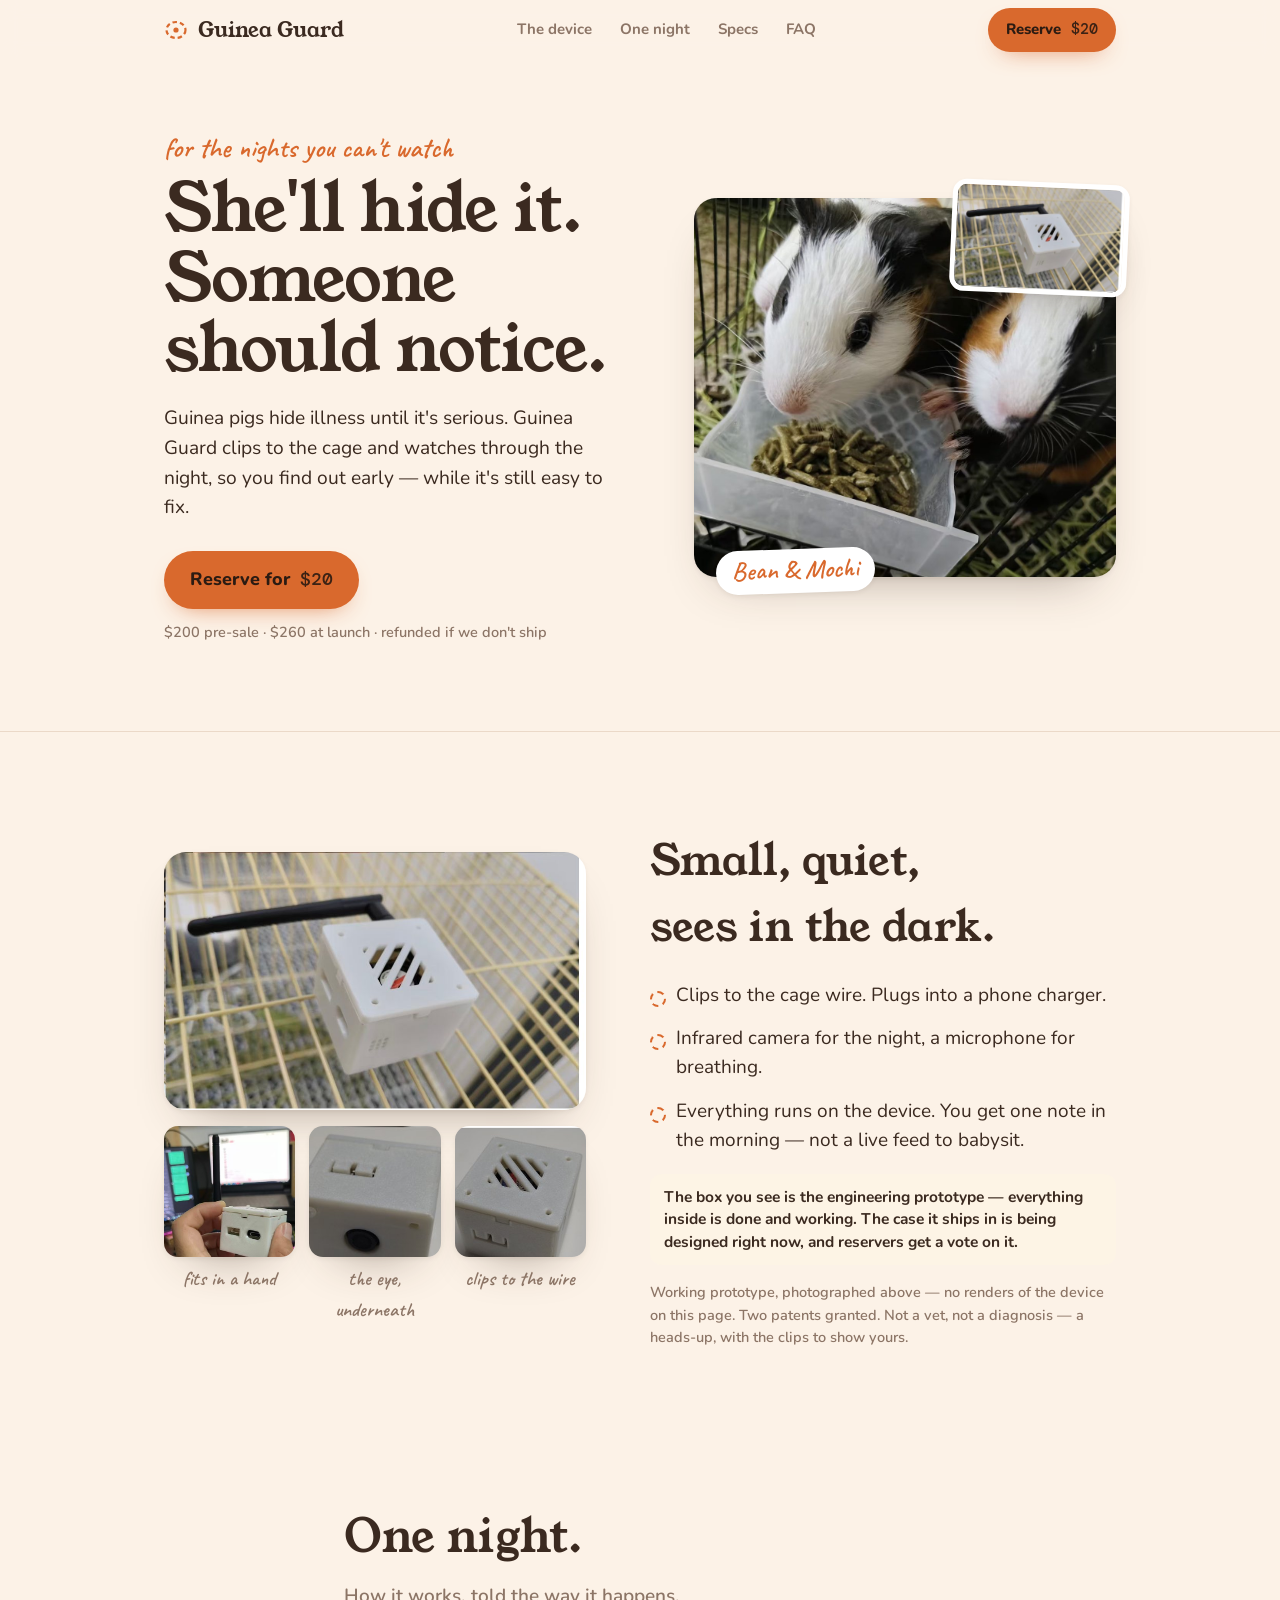
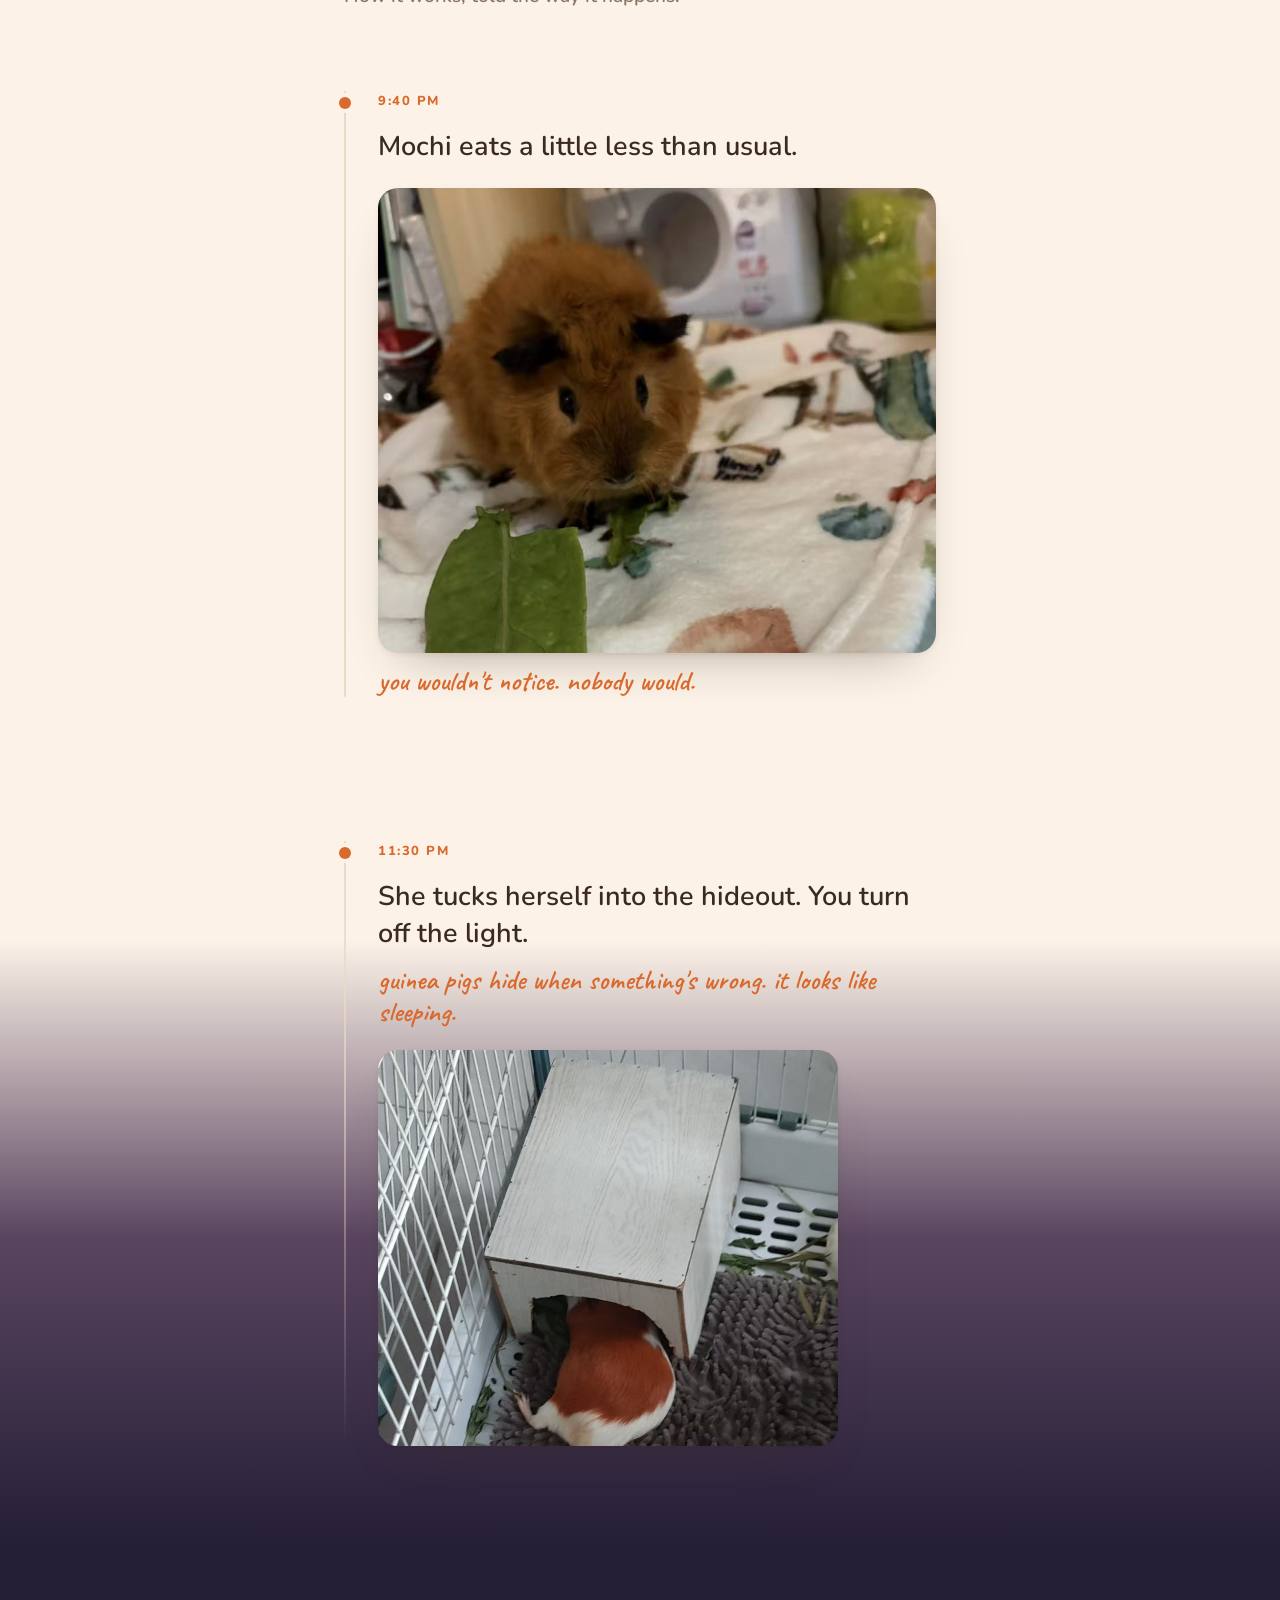
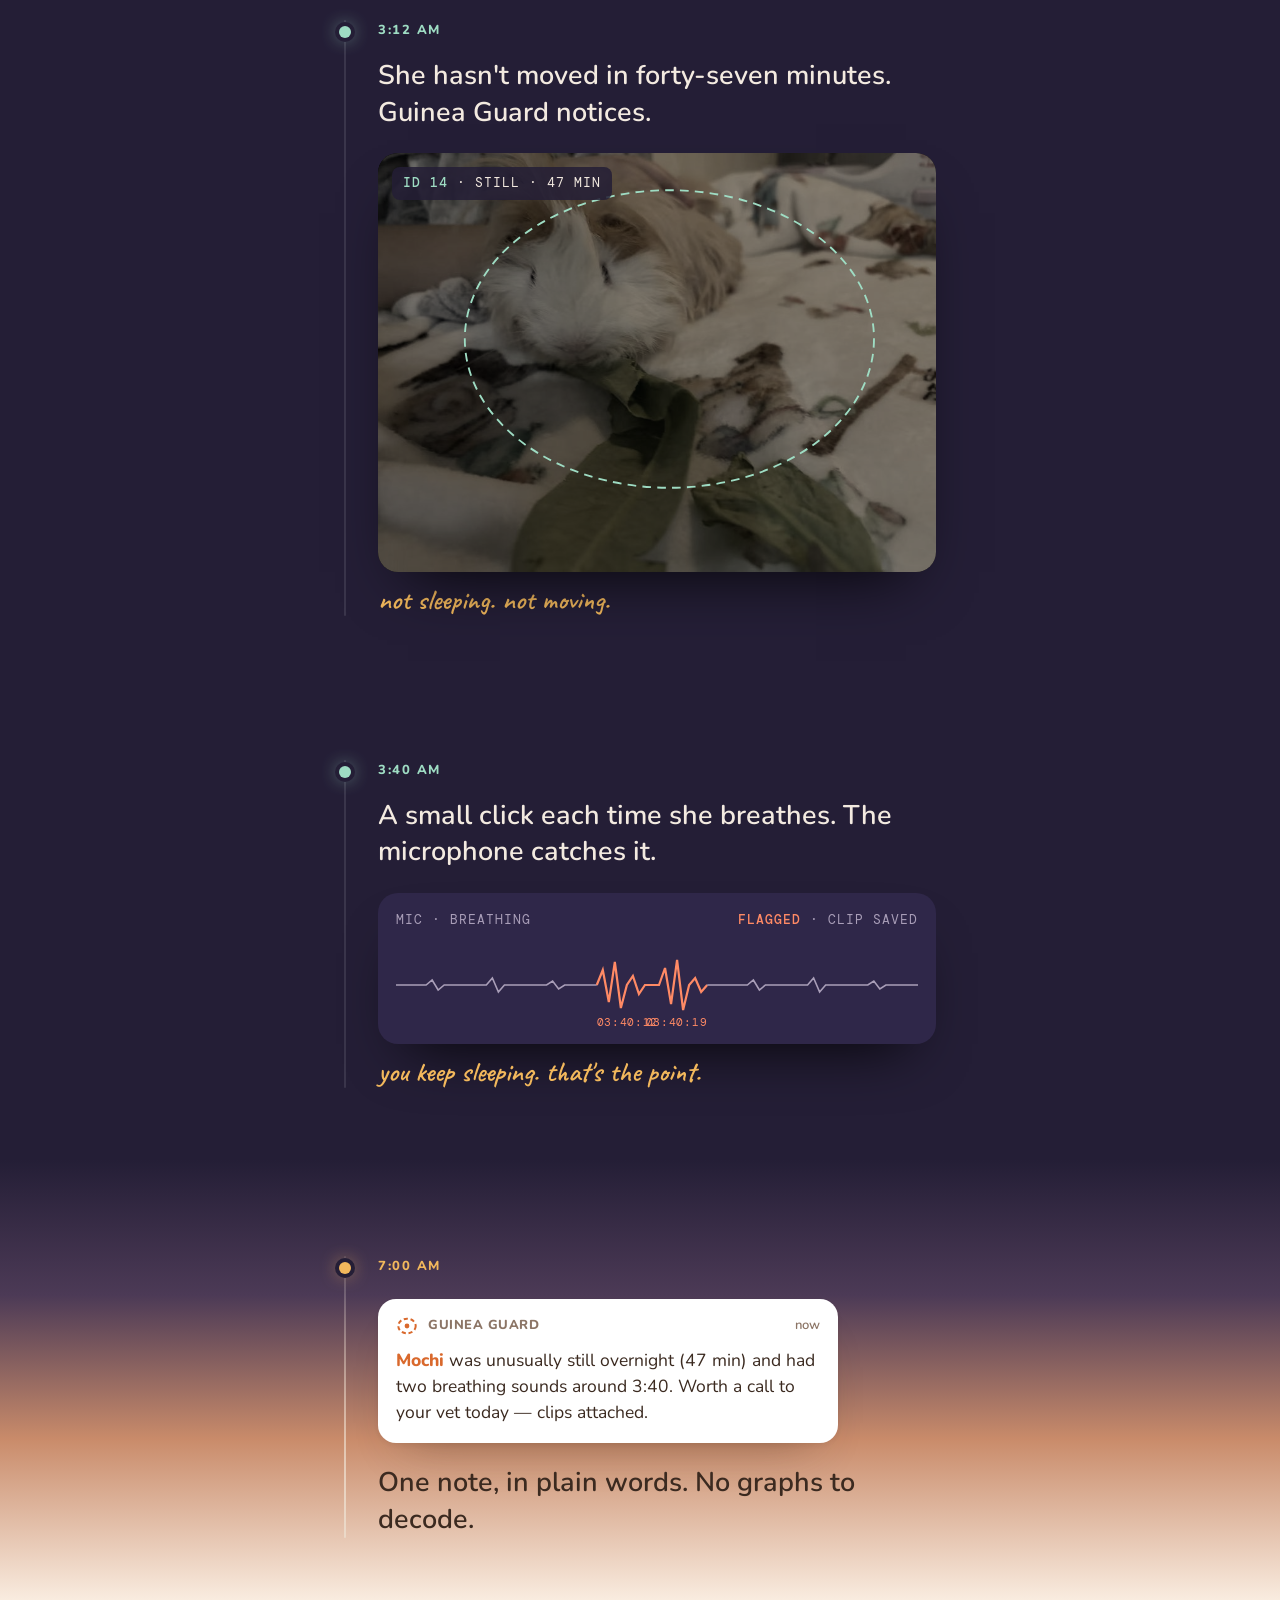
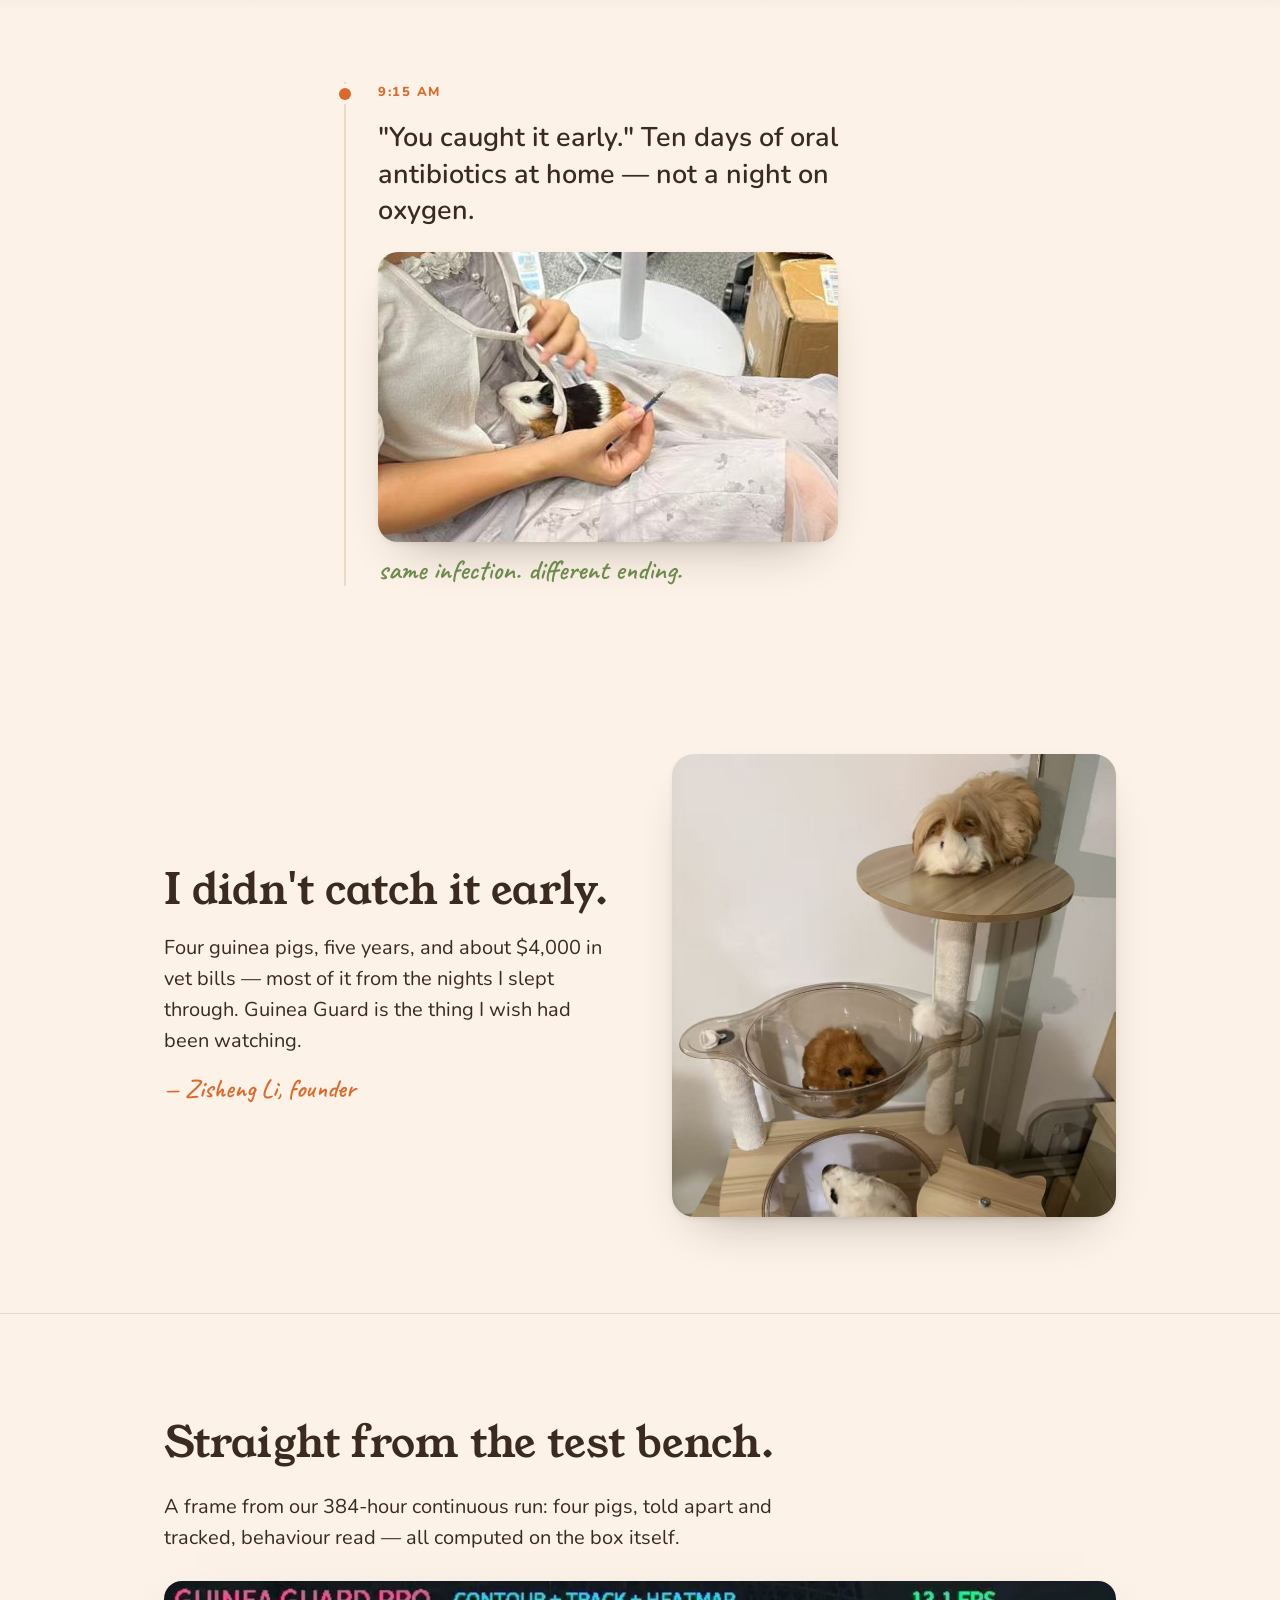
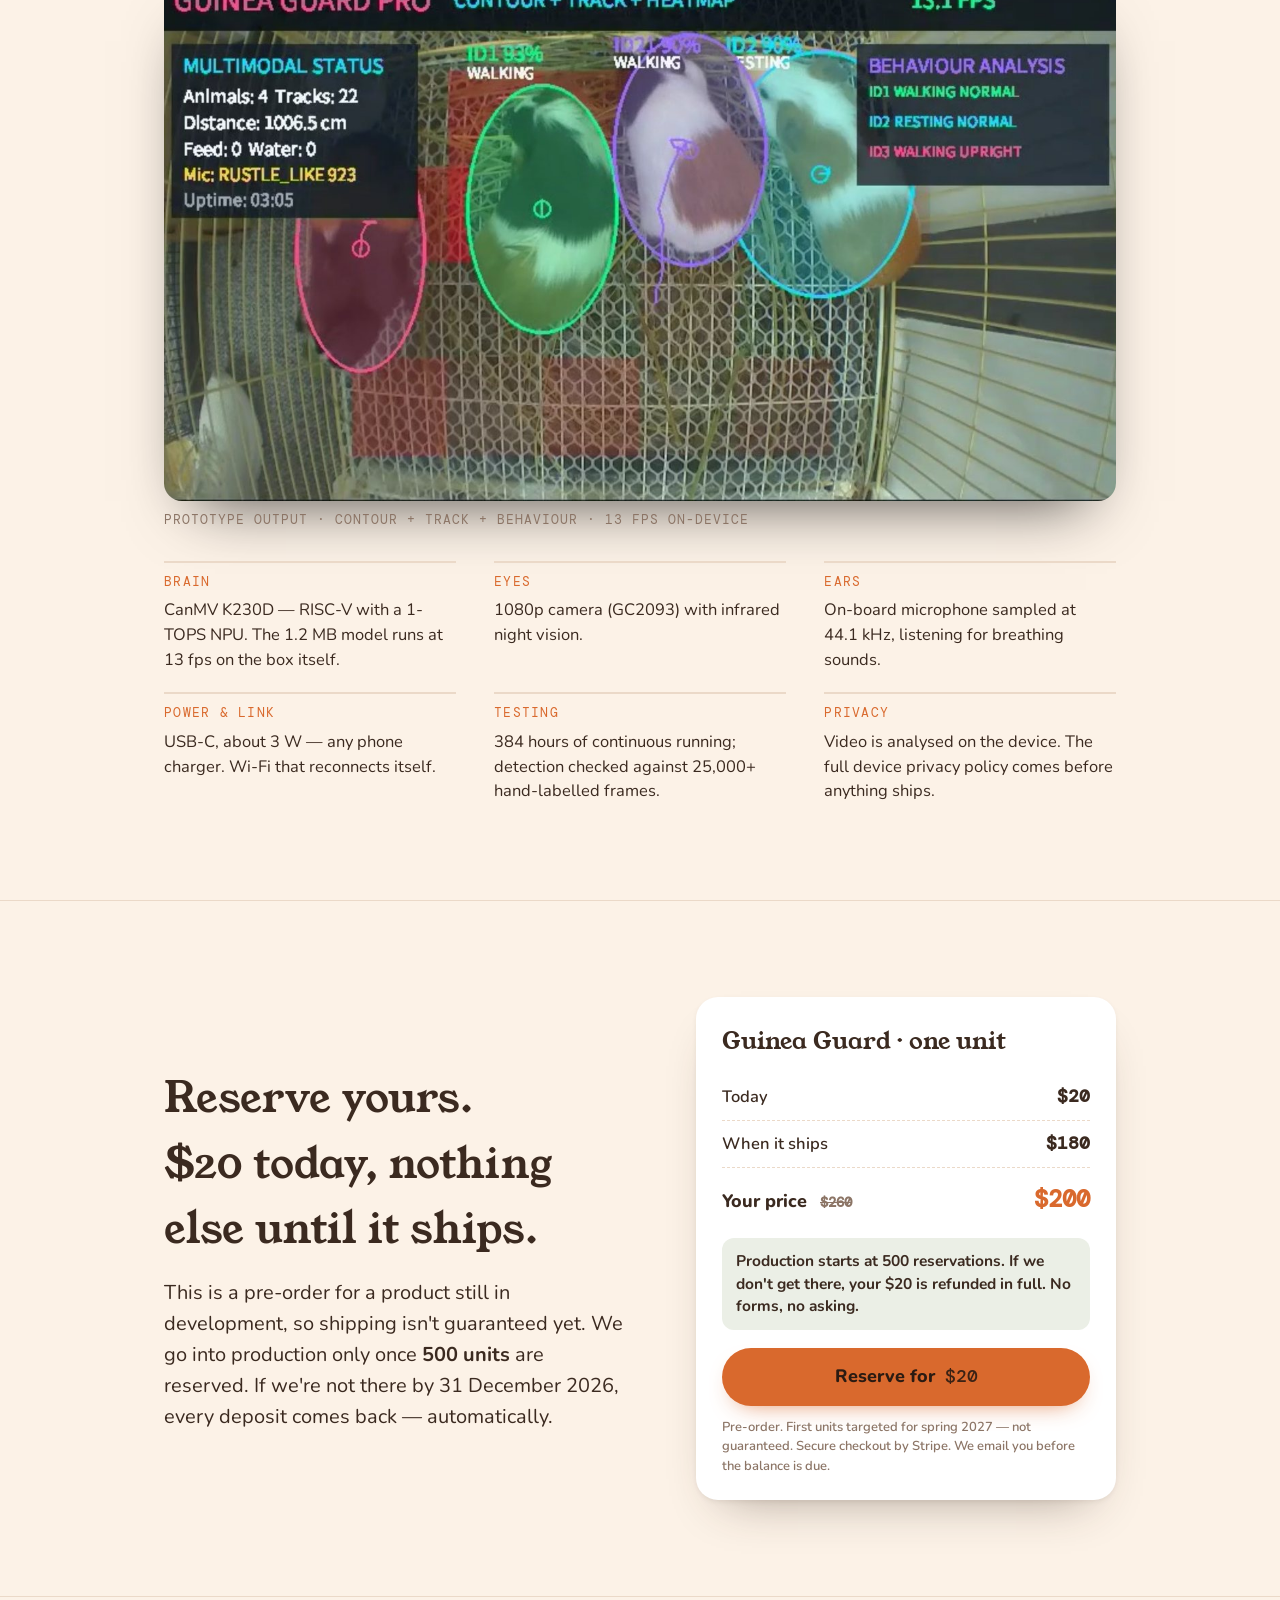
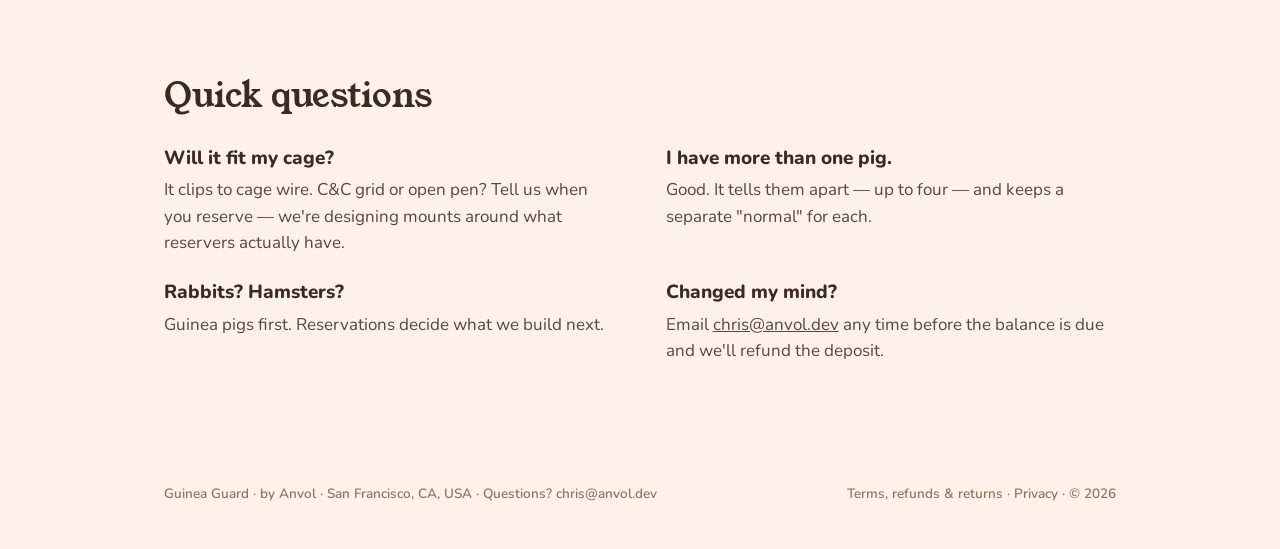
<file: presale/index.html>
<!doctype html>
<html lang="en">
<meta charset="utf-8">
<title>Guinea Guard</title>
<meta name="viewport" content="width=device-width, initial-scale=1">
<link rel="preconnect" href="https://fonts.googleapis.com">
<link rel="stylesheet" href="https://fonts.googleapis.com/css2?family=Young+Serif&family=Nunito:wght@400;600;700;800&family=Caveat:wght@500;600&family=DM+Mono:wght@400;500&display=swap">
<link rel="stylesheet" href="style.css">

<div class="bar">
  <div class="wrap">
    <a class="brand" href="#top" aria-label="Guinea Guard">
      <svg viewBox="0 0 24 24" aria-hidden="true"><ellipse cx="12" cy="12" rx="9.5" ry="8" fill="none" stroke="var(--ginger)" stroke-width="2.2" stroke-dasharray="4.5 3"/><circle cx="12" cy="12" r="2.6" fill="var(--ginger)"/></svg>
      Guinea Guard
    </a>
    <nav class="nav" aria-label="Sections">
      <a href="#device">The device</a>
      <a href="#night">One night</a>
      <a href="#specs">Specs</a>
      <a href="#faq">FAQ</a>
    </nav>
    <a class="btn small" href="#reserve">Reserve <span class="amt">$20</span></a>
  </div>
</div>

<main id="top">

<section class="hero">
  <div class="wrap">
    <div>
      <p class="hand">for the nights you can't watch</p>
      <h1>She'll hide it.<br class="bd"> Someone should notice.</h1>
      <p class="lede">Guinea pigs hide illness until it's serious. Guinea Guard clips to the cage and watches through the night, so you find out early — while it's still easy to fix.</p>
      <div class="cta">
        <a class="btn" href="#reserve">Reserve for <span class="amt">$20</span></a>
        <p class="cta-note">$200 pre-sale · $260 at launch · refunded if we don't ship</p>
      </div>
    </div>
    <div class="photo">
      <img src="img/hero.jpg" alt="Two tri-colour guinea pigs at a food bowl in their cage" width="1100" height="989">
      <img class="device-peek" src="img/device.jpg" alt="The Guinea Guard prototype clipped to a cage wire" width="900" height="550">
      <span class="cap hand">Bean &amp; Mochi</span>
    </div>
  </div>
</section>

<section class="device" id="device">
  <div class="wrap">
    <div class="rv">
      <img src="img/device.jpg" alt="The Guinea Guard prototype — a small white box with an antenna, clipped to the wire of a guinea pig cage" width="900" height="550">
      <div class="shots">
        <figure>
          <img src="img/real-hand.jpg" alt="The prototype held in a hand, USB-C and USB ports visible on its side" width="438" height="471">
          <figcaption>fits in a hand</figcaption>
        </figure>
        <figure>
          <img src="img/real-lens.jpg" alt="The underside of the prototype, showing the camera lens" width="256" height="204">
          <figcaption>the eye, underneath</figcaption>
        </figure>
        <figure>
          <img src="img/real-top.jpg" alt="The prototype from above, showing the vent and cage clips" width="262" height="233">
          <figcaption>clips to the wire</figcaption>
        </figure>
      </div>
    </div>
    <div class="rv">
      <h2>Small, quiet, sees in the dark.</h2>
      <ul>
        <li>Clips to the cage wire. Plugs into a phone charger.</li>
        <li>Infrared camera for the night, a microphone for breathing.</li>
        <li>Everything runs on the device. You get one note in the morning — not a live feed to babysit.</li>
      </ul>
      <p class="wip">The box you see is the engineering prototype — everything inside is done and working. The case it ships in is being designed right now, and reservers get a vote on it.</p>
      <p class="proof">Working prototype, photographed above — no renders of the device on this page. Two patents granted. Not a vet, not a diagnosis — a heads-up, with the clips to show yours.</p>
    </div>
  </div>
</section>

<div class="story-head" id="night">
  <div class="col">
    <h2>One night.</h2>
    <p>How it works, told the way it happens.</p>
  </div>
</div>

<section class="scene">
  <div class="col rv">
    <div class="time">9:40 pm</div>
    <p class="line">Mochi eats a little less than usual.</p>
    <div class="pic"><img src="img/scene-eat.jpg" alt="A ginger guinea pig on a blanket, with an uneaten lettuce leaf in front of her" width="900" height="750"></div>
    <p class="note hand">you wouldn't notice. nobody would.</p>
  </div>
</section>

<section class="scene dusk">
  <div class="col rv">
    <div class="time">11:30 pm</div>
    <p class="line">She tucks herself into the hideout. You turn off the light.</p>
    <p class="note hand">guinea pigs hide when something's wrong. it looks like sleeping.</p>
    <div class="pic sm"><img src="img/scene-hide.jpg" alt="A ginger-and-white guinea pig going into a wooden hideout" width="900" height="774"></div>
  </div>
</section>

<section class="scene night">
  <div class="col rv">
    <div class="time">3:12 am</div>
    <p class="line">She hasn't moved in forty-seven minutes. Guinea Guard notices.</p>
    <div class="cam">
      <img src="img/rest.jpg" alt="Night view: a long-haired guinea pig lying still on a blanket" width="900" height="675">
      <svg viewBox="0 0 900 675" aria-hidden="true"><ellipse class="ring" cx="470" cy="300" rx="330" ry="240"/></svg>
      <div class="chip"><b>ID 14</b> · STILL · 47 MIN</div>
    </div>
    <p class="note hand">not sleeping. not moving.</p>
  </div>
</section>

<section class="scene night">
  <div class="col rv">
    <div class="time">3:40 am</div>
    <p class="line">A small click each time she breathes. The microphone catches it.</p>
    <div class="audio">
      <div class="h"><span>MIC · BREATHING</span><span><b>FLAGGED</b> · CLIP SAVED</span></div>
      <svg viewBox="0 0 520 90" preserveAspectRatio="none" aria-hidden="true">
        <path class="w" d="M0 45 L30 45 L36 40 L42 50 L48 45 L90 45 L96 38 L102 52 L108 45 L150 45 L156 41 L162 49 L168 45 L200 45"/>
        <path class="f" d="M200 45 L206 30 L212 62 L218 22 L224 68 L230 45 L236 36 L242 54 L248 45 L262 45 L268 28 L274 64 L280 20 L286 70 L292 45 L298 38 L304 52 L310 45"/>
        <path class="w" d="M310 45 L350 45 L356 40 L362 50 L368 45 L410 45 L416 38 L422 52 L428 45 L470 45 L476 41 L482 49 L488 45 L520 45"/>
        <text class="lab" x="200" y="86">03:40:12</text><text class="lab" x="310" y="86" text-anchor="end">03:40:19</text>
      </svg>
    </div>
    <p class="note hand">you keep sleeping. that's the point.</p>
  </div>
</section>

<section class="scene dawn">
  <div class="col rv">
    <div class="time">7:00 am</div>
    <div class="toast" role="note">
      <div class="h"><svg viewBox="0 0 24 24" aria-hidden="true"><ellipse cx="12" cy="12" rx="9.5" ry="8" fill="none" stroke="var(--ginger)" stroke-width="2.2" stroke-dasharray="4.5 3"/><circle cx="12" cy="12" r="2.6" fill="var(--ginger)"/></svg><span>Guinea Guard</span><span>now</span></div>
      <p><b>Mochi</b> was unusually still overnight (47 min) and had two breathing sounds around 3:40. Worth a call to your vet today — clips attached.</p>
    </div>
    <p class="line after" style="margin-top:22px">One note, in plain words. No graphs to decode.</p>
  </div>
</section>

<section class="scene">
  <div class="col rv">
    <div class="time">9:15 am</div>
    <p class="line">"You caught it early." Ten days of oral antibiotics at home — not a night on oxygen.</p>
    <div class="pic sm"><img src="img/hands.jpg" alt="Hands holding a guinea pig and giving her medicine from a syringe" width="460" height="290"></div>
    <p class="note hand" style="color: var(--moss)">same infection. different ending.</p>
  </div>
</section>

<section class="founder">
  <div class="wrap">
    <div class="rv">
      <h2>I didn't catch it early.</h2>
      <p>Four guinea pigs, five years, and about $4,000 in vet bills — most of it from the nights I slept through. Guinea Guard is the thing I wish had been watching.</p>
      <p class="sig hand">— Zisheng Li, founder</p>
    </div>
    <img class="rv" src="img/founder.jpg" alt="Three guinea pigs resting on the levels of a small wooden climbing tree" width="900" height="938">
  </div>
</section>

<section class="lab" id="specs">
  <div class="wrap">
    <div class="rv">
      <h2>Straight from the test bench.</h2>
      <p class="big">A frame from our 384-hour continuous run: four pigs, told apart and tracked, behaviour read — all computed on the box itself.</p>
    </div>
    <figure class="screen rv">
      <img src="img/tracking.jpg" alt="Actual tracking output from the prototype: four guinea pigs outlined and identified in their cage, with live status and behaviour analysis panels" width="1400" height="766">
      <figcaption>PROTOTYPE OUTPUT · CONTOUR + TRACK + BEHAVIOUR · 13 FPS ON-DEVICE</figcaption>
    </figure>
    <dl class="specs rv">
      <div><dt>Brain</dt><dd>CanMV K230D — RISC-V with a 1-TOPS NPU. The 1.2&nbsp;MB model runs at 13&nbsp;fps on the box itself.</dd></div>
      <div><dt>Eyes</dt><dd>1080p camera (GC2093) with infrared night vision.</dd></div>
      <div><dt>Ears</dt><dd>On-board microphone sampled at 44.1&nbsp;kHz, listening for breathing sounds.</dd></div>
      <div><dt>Power &amp; link</dt><dd>USB-C, about 3&nbsp;W — any phone charger. Wi-Fi that reconnects itself.</dd></div>
      <div><dt>Testing</dt><dd>384 hours of continuous running; detection checked against 25,000+ hand-labelled frames.</dd></div>
      <div><dt>Privacy</dt><dd>Video is analysed on the device. The full device privacy policy comes before anything ships.</dd></div>
    </dl>
  </div>
</section>

<section class="reserve" id="reserve">
  <div class="wrap">
    <div class="rv">
      <h2>Reserve yours. $20 today, nothing else until it ships.</h2>
      <p class="big">This is a pre-order for a product still in development, so shipping isn't guaranteed yet. We go into production only once <strong>500 units</strong> are reserved. If we're not there by 31 December 2026, every deposit comes back — automatically.</p>
    </div>
    <div class="ticket rv" aria-label="Reservation summary">
      <div class="h">Guinea Guard · one unit</div>
      <div class="row"><span>Today</span><span class="amt">$20</span></div>
      <div class="row"><span>When it ships</span><span class="amt">$180</span></div>
      <div class="row total"><span>Your price <span class="was">$260</span></span><span class="amt">$200</span></div>
      <div class="promise">Production starts at 500 reservations. If we don't get there, your $20 is refunded in full. No forms, no asking.</div>
      <a class="btn" href="https://buy.stripe.com/7sY5kE3sA3BL3cE0XScV200">Reserve for <span class="amt">$20</span></a>
      <p class="fine">Pre-order. First units targeted for spring 2027 — not guaranteed. Secure checkout by Stripe. We email you before the balance is due.</p>
    </div>
  </div>
</section>

<section class="faq" id="faq">
  <div class="wrap">
    <h2>Quick questions</h2>
    <dl>
      <div><dt>Will it fit my cage?</dt><dd>It clips to cage wire. C&amp;C grid or open pen? Tell us when you reserve — we're designing mounts around what reservers actually have.</dd></div>
      <div><dt>I have more than one pig.</dt><dd>Good. It tells them apart — up to four — and keeps a separate "normal" for each.</dd></div>
      <div><dt>Rabbits? Hamsters?</dt><dd>Guinea pigs first. Reservations decide what we build next.</dd></div>
      <div><dt>Changed my mind?</dt><dd>Email <a href="mailto:chris@anvol.dev">chris@anvol.dev</a> any time before the balance is due and we'll refund the deposit.</dd></div>
    </dl>
  </div>
</section>

</main>

<footer>
  <div class="wrap">
    <span>Guinea Guard · by Anvol · San Francisco, CA, USA · Questions? <a href="mailto:chris@anvol.dev">chris@anvol.dev</a></span>
    <span><a href="terms.html#terms">Terms, refunds &amp; returns</a> · <a href="terms.html#privacy">Privacy</a> · © 2026</span>
  </div>
</footer>

<div class="thanks" id="thanks" hidden>
  <div class="wrap">
    <p class="hand" style="margin-bottom:6px">you're on the list.</p>
    <p><strong>Reservation received.</strong> Stripe has emailed your receipt. We'll write when there's real news — and before the balance is ever due. Meanwhile, if you want, reply to that email with a photo of your setup: it's how we design the mount.</p>
  </div>
</div>
<script>
  (function () {
    try {
      if (/[?&]reserved=1/.test(location.search)) {
        var t = document.getElementById('thanks'); t.hidden = false;
        document.querySelector('.hero').insertAdjacentElement('beforebegin', t);
        history.replaceState(null, '', location.pathname);
      }
    } catch (e) {}
    var els = document.querySelectorAll('.rv');
    var reveal = function () { els.forEach(function (e) { e.classList.add('in'); }); };
    if (!('IntersectionObserver' in window) || window.matchMedia('(prefers-reduced-motion: reduce)').matches) { reveal(); return; }
    document.documentElement.classList.add('js');
    var io = new IntersectionObserver(function (entries) {
      entries.forEach(function (en) { if (en.isIntersecting) { en.target.classList.add('in'); io.unobserve(en.target); } });
    }, { rootMargin: '0px 0px -8% 0px', threshold: 0.12 });
    els.forEach(function (e) { io.observe(e); });
    setTimeout(reveal, 900);
  })();
</script>

</html>
</file>
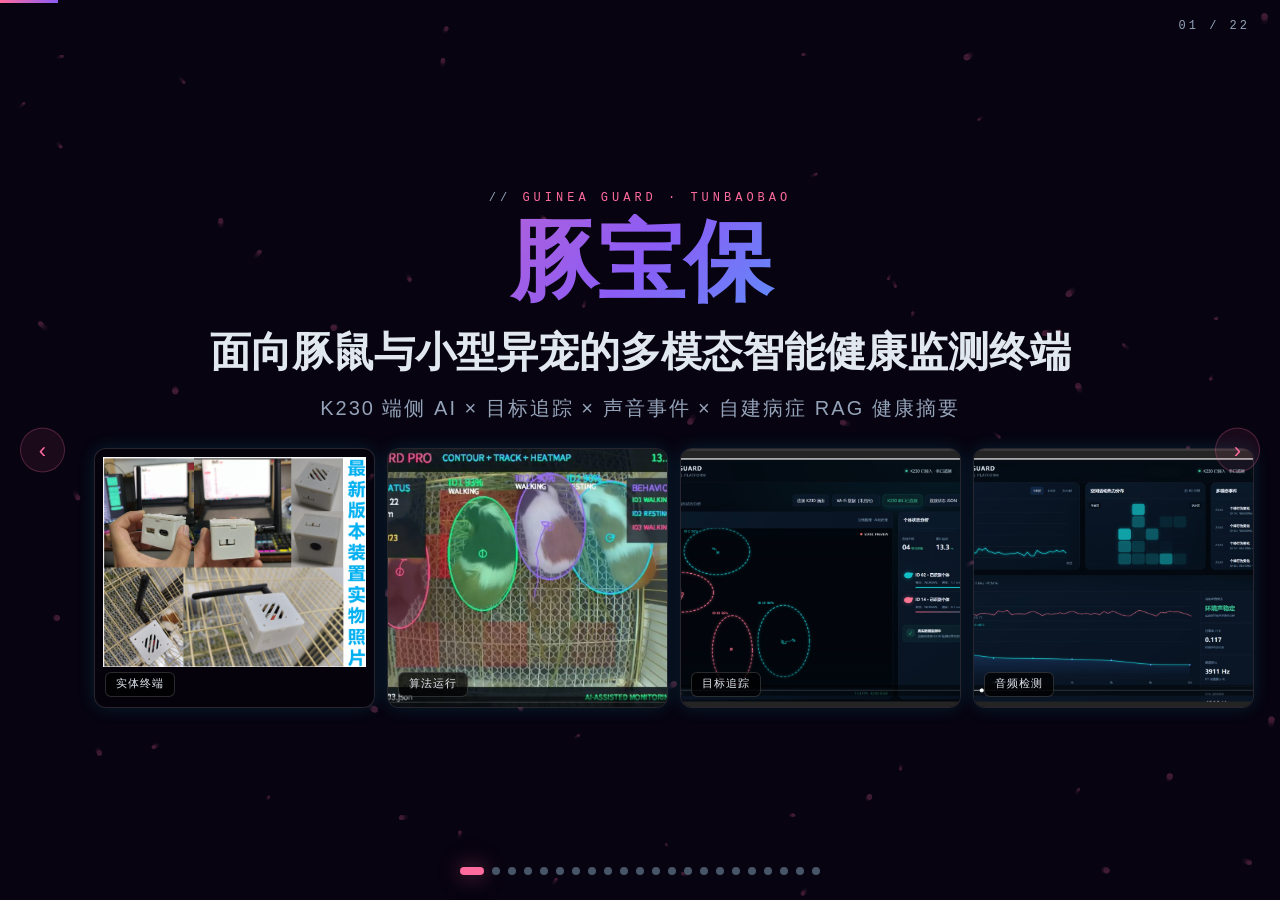
<file: presentation.html>
<!DOCTYPE html>
<html lang="zh">
<head>
<meta charset="UTF-8">
<meta name="viewport" content="width=device-width, initial-scale=1.0">
<title>豚宝保 — 宠物豚鼠智能健康监测终端</title>
<style>
*,*::before,*::after{box-sizing:border-box;margin:0;padding:0}
:root{
  --bg:#0a0514;--bg2:#1a1028;
  --pink:#ff6b9d;--cyan:#00f5ff;--purple:#8b5cf6;
  --orange:#ff6b35;--green:#00ff88;--yellow:#ffd700;
  --text:#e2e8f0;--dim:#94a3b8;--dim2:#475569;
  --gpink:0 0 20px rgba(255,107,157,.5),0 0 40px rgba(255,107,157,.2);
  --gcyan:0 0 20px rgba(0,245,255,.5),0 0 40px rgba(0,245,255,.2);
  --ggreen:0 0 20px rgba(0,255,136,.5),0 0 40px rgba(0,255,136,.2);
}
html,body{width:100%;height:100%;overflow:hidden;background:var(--bg);color:var(--text);font-family:'Microsoft YaHei','PingFang SC',sans-serif}
#bgc{position:fixed;inset:0;z-index:0;opacity:.25}
.scanlines{position:fixed;inset:0;z-index:1;background:repeating-linear-gradient(0deg,transparent,transparent 2px,rgba(0,0,0,.1) 2px,rgba(0,0,0,.1) 4px);pointer-events:none}
.deck{position:fixed;inset:0;z-index:10}
.slide{position:absolute;inset:0;display:flex;flex-direction:column;align-items:center;justify-content:center;padding:0;opacity:0;transform:translate3d(100%,0,0);transition:opacity .55s cubic-bezier(.77,0,.175,1),transform .55s cubic-bezier(.77,0,.175,1);pointer-events:none;overflow:hidden}
.slide.active{opacity:1;transform:translate3d(0,0,0);pointer-events:all}
.slide.exit{opacity:0;transform:translate3d(-100%,0,0)}
.slide-inner{width:100%;display:flex;flex-direction:column;align-items:center;justify-content:center;padding:28px 50px;transform-origin:top center;transition:transform .3s ease;box-sizing:border-box}
#counter{position:fixed;top:20px;right:30px;z-index:200;font:12px/1 'Courier New',monospace;color:var(--dim);letter-spacing:3px}
#pgbar{position:fixed;top:0;left:0;height:3px;background:linear-gradient(90deg,var(--pink),var(--purple));z-index:200;transition:width .5s ease}
.nav-dots{position:fixed;bottom:25px;left:50%;transform:translateX(-50%);display:flex;gap:8px;z-index:200}
.dot{width:8px;height:8px;border-radius:50%;background:var(--dim2);cursor:pointer;transition:all .3s}
.dot.on{background:var(--pink);box-shadow:var(--gpink);width:24px;border-radius:4px}
.arr{position:fixed;top:50%;transform:translateY(-50%);z-index:200;width:45px;height:45px;border-radius:50%;background:rgba(255,107,157,.08);border:1px solid rgba(255,107,157,.25);color:var(--pink);font-size:22px;cursor:pointer;display:flex;align-items:center;justify-content:center;transition:all .3s;user-select:none}
.arr:hover{background:rgba(255,107,157,.2);box-shadow:var(--gpink)}
#al{left:20px}#ar{right:20px}
.stag{opacity:0;transform:translateY(25px);transition:opacity .5s ease,transform .5s ease}
.stag.show{opacity:1;transform:none}
.d1{transition-delay:.08s}.d2{transition-delay:.18s}.d3{transition-delay:.28s}
.d4{transition-delay:.38s}.d5{transition-delay:.48s}.d6{transition-delay:.58s}
.stl{font:12px/1 'Courier New',monospace;letter-spacing:4px;color:var(--pink);text-transform:uppercase;margin-bottom:10px}
.stl::before{content:'// ';color:var(--dim)}
.hl{font-size:clamp(24px,4vw,56px);font-weight:800;line-height:1.2;margin-bottom:18px}
.sep{width:60px;height:3px;background:linear-gradient(90deg,var(--pink),var(--purple));border-radius:2px;margin:15px auto}
.px{color:var(--pink);text-shadow:var(--gpink)}
.cx{color:var(--cyan);text-shadow:var(--gcyan)}
.gx{color:var(--green);text-shadow:var(--ggreen)}
.purx{color:var(--purple)}.ox{color:var(--orange)}.yx{color:var(--yellow)}.dim{color:var(--dim)}
.card{background:rgba(255,255,255,.03);border:1px solid rgba(255,107,157,.2);border-radius:12px;padding:24px 28px;position:relative;overflow:hidden;transition:all .3s;margin-bottom:15px}
.card::before{content:'';position:absolute;top:0;left:0;right:0;height:1px;background:linear-gradient(90deg,transparent,rgba(255,107,157,.5),transparent)}
.card:hover{border-color:rgba(255,107,157,.45);box-shadow:var(--gpink);transform:translateY(-3px)}
.card.c{border-color:rgba(0,245,255,.2)}
.card.c::before{background:linear-gradient(90deg,transparent,rgba(0,245,255,.5),transparent)}
.card.g{border-color:rgba(0,255,136,.2)}
.card.g::before{background:linear-gradient(90deg,transparent,rgba(0,255,136,.5),transparent)}
.g2{display:grid;grid-template-columns:1fr 1fr;gap:25px;width:100%;max-width:1100px}
.g3{display:grid;grid-template-columns:1fr 1fr 1fr;gap:20px;width:100%;max-width:1100px}
.g4{display:grid;grid-template-columns:repeat(4,1fr);gap:18px;width:100%;max-width:1100px}
.logo-ring{width:90px;height:90px;border:3px solid var(--pink);border-radius:50%;display:flex;align-items:center;justify-content:center;font-size:42px;margin:0 auto 30px;box-shadow:var(--gpink);animation:breathe 3s ease-in-out infinite}
.main-title{font-size:clamp(32px,5.5vw,68px);font-weight:900;letter-spacing:-1px;background:linear-gradient(130deg,#ff6b9d 0%,#8b5cf6 50%,#00f5ff 100%);-webkit-background-clip:text;-webkit-text-fill-color:transparent;background-clip:text;margin-bottom:12px;line-height:1.1}
.sub-title{font-size:clamp(12px,1.5vw,18px);color:var(--dim);letter-spacing:4px;margin-bottom:30px;text-transform:uppercase}
.ver-badge{display:inline-flex;align-items:center;gap:8px;padding:8px 20px;border:1px solid rgba(255,107,157,.35);border-radius:30px;font:12px/1 'Courier New',monospace;color:var(--pink);background:rgba(255,107,157,.05);margin-bottom:30px}
.ver-badge::before{content:'';width:8px;height:8px;border-radius:50%;background:var(--pink);box-shadow:var(--gpink);animation:pulse 1.5s ease-in-out infinite}
@keyframes breathe{0%,100%{transform:scale(1)}50%{transform:scale(1.05)}}
@keyframes pulse{0%,100%{opacity:.9}50%{opacity:.3}}
.metric{text-align:center;padding:25px 15px;background:rgba(255,255,255,.025);border-radius:12px;border:1px solid rgba(255,255,255,.08);position:relative;overflow:hidden}
.metric::after{content:'';position:absolute;bottom:0;left:0;right:0;height:2px;background:linear-gradient(90deg,transparent,var(--pink),transparent)}
.metric-n{font-size:clamp(30px,3.8vw,52px);font-weight:900;font-family:'Courier New',monospace;color:var(--pink);text-shadow:var(--gpink);line-height:1;margin-bottom:8px}
.metric-l{font-size:11px;color:var(--dim);letter-spacing:2px;text-transform:uppercase}
ul{list-style:none;padding-left:0}
ul li{padding:8px 0;padding-left:25px;position:relative;font-size:16px;line-height:1.7}
ul li::before{content:'🐹';position:absolute;left:0;top:8px}
.scene-list li{padding-left:14px!important}
.scene-list li::before{content:'›';color:var(--dim2);font-size:16px;top:4px}
.team-card{background:rgba(255,255,255,.03);border:1px solid rgba(255,107,157,.2);border-radius:12px;padding:25px;text-align:center}
.team-card h3{color:var(--pink);margin-bottom:15px;font-size:20px}
.team-card p{font-size:14px;color:var(--dim);line-height:1.8}
.btn{display:inline-block;padding:15px 35px;background:linear-gradient(135deg,var(--pink),var(--purple));color:white;border-radius:30px;text-decoration:none;font-weight:bold;box-shadow:var(--gpink);transition:all .3s;font-size:16px}
.btn:hover{transform:translateY(-3px);box-shadow:0 10px 30px rgba(255,107,157,.4)}
.content-box{max-width:1100px;width:100%}
h2{font-size:clamp(28px,3.5vw,42px);color:var(--pink);margin-bottom:25px;text-shadow:var(--gpink)}
h3{font-size:clamp(20px,2.2vw,28px);color:var(--cyan);margin:20px 0 12px 0}
p{font-size:16px;line-height:1.8;color:var(--text);margin-bottom:15px}
.highlight{background:rgba(255,107,157,.15);padding:3px 12px;border-radius:6px;color:var(--pink);font-weight:bold}
.img-box{border-radius:12px;overflow:hidden;border:2px solid rgba(255,107,157,.3);box-shadow:var(--gpink);margin:20px 0;max-width:100%}
.img-box img{width:100%;height:auto;display:block}
.img-row{display:flex;gap:20px;margin:20px 0}
.img-row .img-box{flex:1}
.story-wrap{width:100%;max-width:1200px;margin:0 auto;padding:0 20px}
.story-grid{display:grid;grid-template-columns:1.18fr .82fr;gap:22px;align-items:stretch;width:100%}
.story-grid.rev{grid-template-columns:.82fr 1.18fr}
.story-photo{background:rgba(255,255,255,.025);border:2px solid rgba(255,107,157,.32);border-radius:12px;box-shadow:var(--gpink);height:430px;display:flex;align-items:center;justify-content:center;overflow:hidden;padding:6px}
.story-photo img{width:100%;height:100%;object-fit:contain;display:block;border-radius:8px}
.story-photo.tall{height:500px}
.story-photo.mid{height:360px}
.story-note{background:rgba(255,255,255,.035);border:1px solid rgba(255,255,255,.1);border-radius:12px;padding:22px 24px}
.story-note h3{margin-top:0}
.story-lead{font-size:19px;line-height:1.75;color:var(--text);font-weight:700;margin-bottom:14px}
.story-meta{display:grid;grid-template-columns:repeat(3,1fr);gap:10px;margin:14px 0}
.story-meta div{background:rgba(255,255,255,.035);border:1px solid rgba(255,255,255,.1);border-radius:8px;padding:12px 10px;text-align:center;font-size:12px;color:var(--dim);line-height:1.45}
.story-meta strong{display:block;color:var(--pink);font-size:20px;font-family:'Courier New',monospace;margin-bottom:5px}
.story-flow{display:grid;grid-template-columns:repeat(5,1fr);gap:8px;margin:16px 0}
.story-flow div{background:rgba(255,255,255,.035);border:1px solid rgba(255,255,255,.1);border-radius:8px;padding:10px 8px;text-align:center;font-size:12px;line-height:1.45;color:var(--dim);min-height:62px;display:flex;align-items:center;justify-content:center}
.story-two{display:grid;grid-template-columns:1fr 1fr;gap:16px;width:100%}
.cost-strip{display:grid;grid-template-columns:repeat(4,1fr);gap:10px;margin:14px 0}
.cost-strip div{background:rgba(255,215,0,.07);border:1px solid rgba(255,215,0,.25);border-radius:10px;padding:11px 8px;text-align:center}
.cost-strip strong{display:block;font-size:22px;color:var(--yellow);font-family:'Courier New',monospace;margin-bottom:4px}
.cost-strip span{font-size:11px;color:var(--dim);line-height:1.35}
.survey-grid{display:grid;grid-template-columns:repeat(3,1fr);gap:14px;width:100%}
.survey-card{background:rgba(255,255,255,.035);border:1px solid rgba(255,107,157,.24);border-radius:12px;padding:18px 16px;position:relative;overflow:hidden}
.survey-card strong{display:block;font-size:38px;font-family:'Courier New',monospace;line-height:1;color:var(--pink);text-shadow:var(--gpink);margin-bottom:8px}
.survey-card p{font-size:13px;color:var(--dim);line-height:1.6;margin:0}
.method-grid{display:grid;grid-template-columns:repeat(5,1fr);gap:10px;width:100%}
.method-step{background:rgba(255,255,255,.032);border:1px solid rgba(255,255,255,.1);border-radius:10px;padding:14px 12px;min-height:118px}
.method-step b{display:block;color:var(--cyan);font-size:12px;font-family:'Courier New',monospace;letter-spacing:2px;margin-bottom:8px}
.method-step span{font-size:12px;color:var(--dim);line-height:1.55}
.feedback-grid{display:grid;grid-template-columns:1fr 1fr 1fr;gap:14px;width:100%}
.feedback-card{background:rgba(255,255,255,.035);border:1px solid rgba(0,245,255,.22);border-radius:12px;padding:18px 16px}
.feedback-card h3{font-size:18px;margin:0 0 10px;color:var(--cyan)}
.feedback-card p{font-size:13px;color:var(--dim);line-height:1.7;margin:0}
.cover-proof-grid{display:grid;grid-template-columns:repeat(4,minmax(0,1fr));gap:12px;width:min(1220px,calc(100vw - 120px));margin-top:16px}
.cover-proof-card{height:300px;border-radius:12px;overflow:hidden;border:1px solid rgba(255,255,255,.14);background:rgba(0,0,0,.25);box-shadow:0 0 18px rgba(0,245,255,.12);position:relative}
.cover-proof-card img{width:100%;height:100%;object-fit:cover;object-position:top;display:block}
.cover-proof-card.product img{object-fit:contain;padding:8px}
.cover-proof-card span,.proof-label{position:absolute;left:10px;bottom:10px;padding:5px 10px;border-radius:6px;background:rgba(0,0,0,.72);border:1px solid rgba(255,255,255,.16);font:11px/1.2 'Courier New',monospace;color:var(--text);letter-spacing:1px}
.proof-layout{display:grid;grid-template-columns:1.25fr .75fr;gap:18px;align-items:stretch;width:100%;max-width:1200px}
.proof-frame{border-radius:14px;overflow:hidden;border:2px solid rgba(0,245,255,.34);box-shadow:0 0 30px rgba(0,245,255,.15);background:rgba(0,0,0,.22);position:relative}
.proof-frame img{width:100%;height:100%;display:block;object-fit:contain}
.proof-frame.cover-img img{object-fit:cover;object-position:top}
.proof-side{display:flex;flex-direction:column;gap:12px}
.proof-kpi{display:grid;grid-template-columns:repeat(3,1fr);gap:10px}
.proof-kpi div{background:rgba(255,255,255,.035);border:1px solid rgba(255,255,255,.1);border-radius:10px;padding:14px 10px;text-align:center}
.proof-kpi strong{display:block;font-size:28px;font-family:'Courier New',monospace;color:var(--pink);line-height:1;margin-bottom:6px}
.proof-kpi span{font-size:11px;color:var(--dim);line-height:1.35}
.web-proof-grid{display:grid;grid-template-columns:1fr 1fr;gap:14px;width:100%;max-width:1200px}
.web-proof-main{height:430px;border-radius:14px;overflow:hidden;border:2px solid rgba(0,245,255,.32);box-shadow:var(--gcyan);background:rgba(0,0,0,.22);position:relative}
.web-proof-main img{width:100%;height:100%;object-fit:cover;object-position:top;display:block}
.web-proof-stack{display:grid;grid-template-rows:1fr 1fr;gap:14px}
.web-proof-small{height:208px;border-radius:14px;overflow:hidden;border:2px solid rgba(255,255,255,.16);background:rgba(0,0,0,.22);position:relative}
.web-proof-small img{width:100%;height:100%;object-fit:cover;object-position:top;display:block}
.hospital-wall{display:grid;grid-template-columns:repeat(5,1fr);gap:6px}
.hospital-tile{min-height:48px;border-radius:8px;border:1px solid rgba(255,255,255,.13);background:rgba(255,255,255,.035);display:flex;align-items:center;justify-content:center;text-align:center;padding:7px 8px;font-size:11px;line-height:1.35;color:var(--dim)}
.hospital-tile.hot{border-color:rgba(255,107,157,.28);color:var(--text);background:rgba(255,107,157,.06)}
.hospital-logo-tile{min-height:43px;border-radius:8px;border:1px solid rgba(255,255,255,.13);background:rgba(255,255,255,.035);display:grid;grid-template-columns:44px 1fr;gap:5px;align-items:center;padding:5px 6px;overflow:hidden}
.hospital-logo-tile img{width:42px;height:auto;max-height:18px;object-fit:contain;display:block;filter:drop-shadow(0 0 8px rgba(255,255,255,.15))}
.hospital-logo-tile span{font-size:9px;line-height:1.25;color:var(--dim);word-break:break-all}
.price-grid{display:grid;grid-template-columns:1.1fr .9fr;gap:16px;width:100%;max-width:1160px}
.price-row{display:grid;grid-template-columns:1.1fr .55fr 1.4fr;gap:8px;align-items:center;padding:10px 12px;border-bottom:1px solid rgba(255,255,255,.08);font-size:13px}
.price-row b{color:var(--text)}
.price-row strong{font-family:'Courier New',monospace;color:var(--pink);font-size:18px;text-align:right}
.price-row span{color:var(--dim);line-height:1.45;font-size:12px}
.gtm-steps{display:grid;grid-template-columns:repeat(4,1fr);gap:10px}
.gtm-step{border-radius:10px;border:1px solid rgba(0,245,255,.22);background:rgba(0,245,255,.04);padding:14px 12px;min-height:132px}
.gtm-step b{display:block;color:var(--cyan);font:11px/1 'Courier New',monospace;letter-spacing:2px;margin-bottom:9px}
.gtm-step p{font-size:12px;color:var(--dim);line-height:1.6;margin:0}
.team-one-grid{display:grid;grid-template-columns:1fr 1fr 1fr;gap:12px;width:100%;max-width:1180px}
.team-one-card{border-radius:12px;border:1px solid rgba(255,255,255,.12);background:rgba(255,255,255,.035);padding:14px}
.team-one-card h3{font-size:16px;margin:0 0 8px;color:var(--text)}
.team-one-card p{font-size:12px;color:var(--dim);line-height:1.65;margin:0}
@media(max-width:900px){
  .cover-proof-grid,.web-proof-grid,.price-grid,.team-one-grid{grid-template-columns:1fr}
  .cover-proof-card{height:220px}
  .web-proof-main,.web-proof-small{height:260px}
  .hospital-wall{grid-template-columns:repeat(3,1fr)}
  .gtm-steps{grid-template-columns:1fr 1fr}
}
</style>
</head>
<body>
<canvas id="bgc"></canvas>
<div class="scanlines"></div>
<div id="counter"><span id="cn">01</span> / <span id="tn">16</span></div>
<div id="pgbar"></div>
<div class="nav-dots" id="dots"></div>
<div class="arr" id="al">‹</div>
<div class="arr" id="ar">›</div>
<div class="deck" id="deck">

<!-- 第1页：封面 -->
<div class="slide active">
  <div style="width:100%;max-width:1240px;margin:0 auto;padding:0 44px;text-align:center">
    <div class="stl stag show">GUINEA GUARD · TUNBAOBAO</div>
    <div class="main-title stag show d1" style="font-size:clamp(44px,7vw,88px);margin-bottom:16px">豚宝保</div>
    <h1 class="stag show d2" style="font-size:clamp(24px,3.2vw,42px);line-height:1.25;font-weight:900;margin-bottom:14px;color:var(--text)">面向豚鼠与小型异宠的多模态智能健康监测终端</h1>
    <div class="sub-title stag show d3" style="font-size:clamp(13px,1.6vw,20px);line-height:1.6;letter-spacing:2px;text-transform:none;margin-bottom:24px">K230 端侧 AI × 目标追踪 × 声音事件 × 自建病症 RAG 健康摘要</div>

    <div class="cover-proof-grid stag show d4" style="margin-top:6px">
      <div class="cover-proof-card product" style="height:260px">
        <img src="docs/static/最新版本实物照片.png" alt="豚宝保最新版本实物照片">
        <span>实体终端</span>
      </div>
      <div class="cover-proof-card" style="height:260px">
        <img src="docs/static/豚宝保算法运行截图.png" alt="豚宝保算法运行截图">
        <span>算法运行</span>
      </div>
      <div class="cover-proof-card" style="height:260px">
        <img src="docs/static/豚宝保网页端监测界面-目标追踪.png" alt="豚宝保网页端监测界面-目标追踪">
        <span>目标追踪</span>
      </div>
      <div class="cover-proof-card" style="height:260px">
        <img src="docs/static/豚宝保网页端监测界面-音频检测.png" alt="豚宝保网页端监测界面-音频检测">
        <span>音频检测</span>
      </div>
    </div>
  </div>
</div>

<!-- 第2页：项目起点 - 5年养4只，花费3万+ -->
<div class="slide">
  <div class="story-wrap">
    <div class="stl stag">ORIGIN STORY · 5 YEARS</div>
    <h2 class="stag d1">项目起点：负责人 5 年荷兰猪饲养经历</h2>
    <div class="sep stag d1"></div>

    <div class="story-grid stag d2">
      <div class="story-photo" style="height:410px">
        <img src="docs/static/眼睛红肿发炎和就医照片.png" alt="眼睛红肿发炎和就医照片">
      </div>
      <div class="story-note">
        <h3>痛点来自长期真实照护，不是纸面调研</h3>
        <p class="story-lead">项目负责人长期饲养 4 只荷兰猪，5 年里经历过眼部红肿发炎、呼吸道疾病、肺水肿急诊、住院急救、定期体检、打针和药物治疗。</p>
        <div class="story-meta">
          <div><strong>5年</strong>连续饲养经验</div>
          <div><strong>4只</strong>多只共同照护</div>
          <div><strong>3万+</strong>累计治病花费</div>
        </div>
        <ul style="font-size:15px;color:var(--dim);line-height:1.8">
          <li>豚鼠表达能力弱，早期异常通常只是精神、食欲、姿态的细微变化</li>
          <li>主人上班或外出时无法连续观察，发现时往往已经进入就医流程</li>
          <li>真正需要的是面向豚鼠的连续监测，而不是通用猫狗设备的简单迁移</li>
        </ul>
      </div>
    </div>
  </div>
</div>

<!-- 第3页：问题代价 - 发病急 × 发现晚 × 治疗贵 -->
<div class="slide">
  <div class="story-wrap">
    <div class="stl stag">PROBLEM · COST × TIME × DEVICE GAP</div>
    <h2 class="stag d1">问题有多严重：发病急 × 发现晚 × 治疗贵</h2>
    <div class="sep stag d1"></div>

    <div class="story-flow stag d2">
      <div>受惊 / 换环境<br>洗澡 / 运输 / 温差</div>
      <div>应激激素升高</div>
      <div>免疫防御下降<br>食欲减少</div>
      <div>潜伏细菌繁殖</div>
      <div>呼吸道感染<br>肠胃停滞 / 急症</div>
    </div>

    <div class="stag d2" style="display:flex;gap:14px;margin-top:10px">
      <div class="cost-strip" style="margin:0;flex:1">
        <div><strong>1500元</strong><span>单只单次 CT</span></div>
        <div><strong>400元</strong><span>单次 B 超</span></div>
        <div><strong>1100元</strong><span>住院 / 天</span></div>
        <div><strong>70元</strong><span>打针 / 只 / 天</span></div>
      </div>
      <div style="display:grid;grid-template-columns:1fr 1fr 1fr 1fr;gap:8px;flex:1.4">
        <div style="background:rgba(255,107,157,.06);border:1px solid rgba(255,107,157,.22);border-radius:10px;padding:10px 8px;text-align:center"><strong class="px" style="font-size:20px;font-family:'Courier New'">3家</strong><p style="font-size:10px;color:var(--dim);line-height:1.3;margin:3px 0 0">自有案例医院</p></div>
        <div style="background:rgba(0,245,255,.06);border:1px solid rgba(0,245,255,.22);border-radius:10px;padding:10px 8px;text-align:center"><strong class="cx" style="font-size:20px;font-family:'Courier New'">11笔</strong><p style="font-size:10px;color:var(--dim);line-height:1.3;margin:3px 0 0">诊疗/付费节点</p></div>
        <div style="background:rgba(0,255,136,.06);border:1px solid rgba(0,255,136,.22);border-radius:10px;padding:10px 8px;text-align:center"><strong class="gx" style="font-size:20px;font-family:'Courier New'">10,816元</strong><p style="font-size:10px;color:var(--dim);line-height:1.3;margin:3px 0 0">逐笔复核支出</p></div>
        <div style="background:rgba(255,215,0,.06);border:1px solid rgba(255,215,0,.22);border-radius:10px;padding:10px 8px;text-align:center"><strong class="yx" style="font-size:20px;font-family:'Courier New'">89.6%</strong><p style="font-size:10px;color:var(--dim);line-height:1.3;margin:3px 0 0">集中在影像/急诊等高成本节点</p></div>
      </div>
    </div>

    <div class="stag d2" style="display:grid;grid-template-columns:1fr 1fr;gap:14px;margin-top:12px">
      <div>
        <div class="story-photo" style="height:450px;border-color:rgba(0,245,255,.32);box-shadow:var(--gcyan)">
          <img src="docs/static/豚鼠呼吸道疾病照片和医生聊天记录截图.png" alt="豚鼠呼吸道疾病照片和医生聊天记录截图">
        </div>
        <p style="font-size:12px;color:var(--dim);line-height:1.5;margin-top:7px"><strong class="cx">呼吸道疾病：</strong>症状进展快，轻微异常需结合医生判断及时处理。</p>
      </div>
      <div>
        <div class="story-photo" style="height:450px;border-color:rgba(0,255,136,.32);box-shadow:var(--ggreen)">
          <img src="docs/static/肺水肿急诊和住院急救.png" alt="肺水肿急诊和住院急救">
        </div>
        <p style="font-size:12px;color:var(--dim);line-height:1.5;margin-top:7px"><strong class="gx">急诊住院：</strong>肺水肿等急症风险高、费用高，越早发现越容易救治。</p>
      </div>
    </div>

    <div class="stag d3" style="display:grid;grid-template-columns:1fr 1fr 1fr;gap:14px;margin-top:12px">
      <div class="card" style="margin:0;padding:16px 18px">
        <h3 style="font-size:16px;margin:0 0 6px">家庭端痛点</h3>
        <p style="font-size:12px;color:var(--dim);line-height:1.65;margin:0">豚鼠发病急、致死率高；等到明显不吃不动，通常已经错过低成本干预窗口。</p>
      </div>
      <div class="card c" style="margin:0;padding:16px 18px">
        <h3 style="font-size:16px;margin:0 0 6px">设备端空白</h3>
        <p style="font-size:12px;color:var(--dim);line-height:1.65;margin:0">科研级设备贵且复杂；消费级猫狗设备不适配豚鼠体型、行为和疾病信号。</p>
      </div>
      <div class="card g" style="margin:0;padding:16px 18px">
        <h3 style="font-size:16px;margin:0 0 6px">产品切入点</h3>
        <p style="font-size:12px;color:var(--dim);line-height:1.65;margin:0">用视觉 + 听觉连续监测，把高额被动治疗前移为低成本主动预警。</p>
      </div>
    </div>
  </div>
</div>


<!-- 第4页：调研验证 - 6000+精养用户覆盖与购买意愿 -->
<div class="slide">
  <div class="story-wrap">
    <div class="stl stag">MARKET VALIDATION · 6000+ REAL OWNERS</div>
    <h2 class="stag d1">全球精养用户覆盖：6000+中国 + 1万+海外真实调研</h2>
    <div class="sep stag d1"></div>

    <div class="story-grid stag d2" style="grid-template-columns:.85fr 1.15fr;gap:18px">
      <div>
        <div class="story-photo" style="height:380px;border-color:rgba(255,107,157,.34)">
          <img src="docs/static/创始人养豚鼠真实照片.png" alt="创始人养豚鼠真实照片">
        </div>
        <p style="font-size:12px;color:var(--dim);line-height:1.6;margin-top:8px"><strong class="px">创始人真实养护场景：</strong>长期照顾多只荷兰猪，亲历疾病、就医、打针和日常护理。</p>
      </div>
      <div style="display:flex;flex-direction:column;gap:14px">
        <div class="story-note" style="padding:16px 20px">
          <h3 style="margin-top:0;font-size:16px">调研口径：月均饲养费用 600 元以上精养用户</h3>
          <p class="story-lead" style="font-size:14px">验证真实饲养记录、病例/账单、社群发言或长期养护经验，<span class="yx">非泛宠物问卷</span>。</p>
          <div class="survey-grid" style="grid-template-columns:repeat(3,1fr);gap:10px;margin:12px 0">
            <div class="survey-card" style="padding:14px 10px"><strong style="font-size:30px">6000+</strong><p>中国样本<br/>公众号/荷兰猪群/豚鼠群</p></div>
            <div class="survey-card" style="padding:14px 10px;border-color:rgba(0,245,255,.24)"><strong style="font-size:30px;color:var(--cyan);text-shadow:var(--gcyan)">1万+</strong><p>美国样本<br/>Ins/Reddit/Telegram</p></div>
            <div class="survey-card" style="padding:14px 10px;border-color:rgba(0,255,136,.24)"><strong style="font-size:30px;color:var(--green);text-shadow:var(--ggreen)">2700+</strong><p>欧洲样本<br/>社群/频道反馈</p></div>
          </div>
        </div>
        <div style="display:grid;grid-template-columns:1fr 1fr;gap:16px">
          <div style="text-align:center;background:rgba(255,255,255,.02);border:1px solid rgba(255,107,157,.18);border-radius:14px;padding:14px">
            <p style="font-size:11px;color:var(--dim);letter-spacing:2px;font-family:'Courier New';margin-bottom:6px">PURCHASE INTENT</p>
            <svg viewBox="0 0 200 180" width="200" height="180" xmlns="http://www.w3.org/2000/svg">
              <circle cx="100" cy="88" r="72" fill="none" stroke="rgba(255,255,255,.06)" stroke-width="18"/>
              <circle cx="100" cy="88" r="72" fill="none" stroke="#ff6b9d" stroke-width="18"
                stroke-dasharray="402.1 50.3" stroke-dashoffset="113.1" stroke-linecap="round"
                transform="rotate(-90 100 88)" style="filter:drop-shadow(0 0 6px rgba(255,107,157,.4))"/>
              <circle cx="100" cy="88" r="72" fill="none" stroke="rgba(255,255,255,.15)" stroke-width="18"
                stroke-dasharray="46.6 405.8" stroke-dashoffset="519.9" stroke-linecap="round"
                transform="rotate(-90 100 88)"/>
              <text x="100" y="78" text-anchor="middle" fill="#ff6b9d" font-size="32" font-weight="900" font-family="Courier New,monospace">88.9%</text>
              <text x="100" y="100" text-anchor="middle" fill="#94a3b8" font-size="10" style="font-family:Microsoft YaHei,sans-serif">明确购买意愿</text>
              <text x="100" y="114" text-anchor="middle" fill="#475569" font-size="8" font-family="Courier New,monospace">n=1211</text>
            </svg>
          </div>
          <div style="background:rgba(255,255,255,.02);border:1px solid rgba(0,245,255,.16);border-radius:14px;padding:14px">
            <p style="font-size:11px;color:var(--dim);letter-spacing:2px;font-family:'Courier New';margin-bottom:8px">MONTHLY SPEND</p>
            <svg viewBox="0 0 240 145" width="240" height="145" xmlns="http://www.w3.org/2000/svg">
              <text x="0" y="22" fill="#94a3b8" font-size="9" style="font-family:Microsoft YaHei,sans-serif">600-800</text>
              <text x="0" y="46" fill="#94a3b8" font-size="9" style="font-family:Microsoft YaHei,sans-serif">800-1000</text>
              <text x="0" y="70" fill="#94a3b8" font-size="9" style="font-family:Microsoft YaHei,sans-serif">1000-1200</text>
              <text x="0" y="94" fill="#94a3b8" font-size="9" style="font-family:Microsoft YaHei,sans-serif">1200-1500</text>
              <text x="0" y="118" fill="#94a3b8" font-size="9" style="font-family:Microsoft YaHei,sans-serif">1500-2000</text>
              <rect x="65" y="13" width="170" height="12" rx="3" fill="#ff6b9d" opacity=".75"/>
              <rect x="65" y="37" width="139" height="12" rx="3" fill="#00f5ff" opacity=".7"/>
              <rect x="65" y="61" width="55" height="12" rx="3" fill="#8b5cf6" opacity=".7"/>
              <rect x="65" y="85" width="27" height="12" rx="3" fill="#ffd700" opacity=".7"/>
              <rect x="65" y="109" width="73" height="12" rx="3" fill="#00ff88" opacity=".7"/>
              <text x="239" y="23" fill="#e2e8f0" font-size="9" font-weight="700" font-family="Courier New,monospace">220</text>
              <text x="208" y="47" fill="#e2e8f0" font-size="9" font-weight="700" font-family="Courier New,monospace">180</text>
              <text x="124" y="71" fill="#e2e8f0" font-size="9" font-weight="700" font-family="Courier New,monospace">71</text>
              <text x="96" y="95" fill="#e2e8f0" font-size="9" font-weight="700" font-family="Courier New,monospace">35</text>
              <text x="142" y="119" fill="#e2e8f0" font-size="9" font-weight="700" font-family="Courier New,monospace">94</text>
              <text x="120" y="140" text-anchor="middle" fill="#475569" font-size="8" font-family="Courier New,monospace">月投入分布(元) n=600 中位数900</text>
            </svg>
          </div>
        </div>
      </div>
    </div>

    <div class="stag d3" style="display:grid;grid-template-columns:1fr 1fr 1fr;gap:14px;margin-top:12px">
      <div class="card" style="margin:0;padding:14px 16px">
        <h3 style="font-size:15px;margin:0 0 4px">真实痛点</h3>
        <p style="font-size:12px;color:var(--dim);line-height:1.6;margin:0">发病急、发现晚、治疗贵——豚鼠病情恶化快，主人普遍焦虑。</p>
      </div>
      <div class="card c" style="margin:0;padding:14px 16px">
        <h3 style="font-size:15px;margin:0 0 4px">付费能力</h3>
        <p style="font-size:12px;color:var(--dim);line-height:1.6;margin:0">月均饲养投入 600-2000 元，中位数 900 元，远超普通宠物消费。</p>
      </div>
      <div class="card g" style="margin:0;padding:14px 16px">
        <h3 style="font-size:15px;margin:0 0 4px">产品切入</h3>
        <p style="font-size:12px;color:var(--dim);line-height:1.6;margin:0">视觉 + 听觉连续监测，把高额被动治疗前移为低成本主动预警。</p>
      </div>
    </div>
  </div>
</div>

<!-- 第5页：调研验证 - 用户画像与调研方法 -->
<div class="slide">
  <div class="story-wrap">
    <div class="stl stag">USER PROFILE + METHODOLOGY</div>
    <h2 class="stag d1">用户画像：高痛点 × 高投入 × 高付费意愿</h2>
    <div class="sep stag d1"></div>

    <div class="stag d2" style="display:grid;grid-template-columns:1fr 1fr;gap:20px">
      <div>
        <p style="font:10px/1 'Courier New',monospace;color:var(--pink);letter-spacing:2px;margin-bottom:8px">TOP 5 PAIN POINTS</p>
        <svg viewBox="0 0 360 155" width="360" height="155" xmlns="http://www.w3.org/2000/svg">
          <text x="0" y="22" fill="#94a3b8" font-size="9" style="font-family:Microsoft YaHei,sans-serif">饮食/肠胃异常</text>
          <text x="0" y="46" fill="#94a3b8" font-size="9" style="font-family:Microsoft YaHei,sans-serif">活动异常/不活跃</text>
          <text x="0" y="70" fill="#94a3b8" font-size="9" style="font-family:Microsoft YaHei,sans-serif">温度变化/敏感</text>
          <text x="0" y="94" fill="#94a3b8" font-size="9" style="font-family:Microsoft YaHei,sans-serif">小型动物监测难</text>
          <text x="0" y="118" fill="#94a3b8" font-size="9" style="font-family:Microsoft YaHei,sans-serif">长期治疗/就医沟通</text>
          <rect x="105" y="13" width="224" height="12" rx="3" fill="#ff6b9d" opacity=".7"/>
          <rect x="105" y="37" width="210" height="12" rx="3" fill="#00f5ff" opacity=".65"/>
          <rect x="105" y="61" width="203" height="12" rx="3" fill="#8b5cf6" opacity=".65"/>
          <rect x="105" y="85" width="196" height="12" rx="3" fill="#ffd700" opacity=".65"/>
          <rect x="105" y="109" width="189" height="12" rx="3" fill="#00ff88" opacity=".65"/>
          <text x="333" y="23" fill="#e2e8f0" font-size="9" font-weight="700" font-family="Courier New,monospace">32次</text>
          <text x="319" y="47" fill="#e2e8f0" font-size="9" font-weight="700" font-family="Courier New,monospace">30</text>
          <text x="312" y="71" fill="#e2e8f0" font-size="9" font-weight="700" font-family="Courier New,monospace">29</text>
          <text x="305" y="95" fill="#e2e8f0" font-size="9" font-weight="700" font-family="Courier New,monospace">28</text>
          <text x="298" y="119" fill="#e2e8f0" font-size="9" font-weight="700" font-family="Courier New,monospace">27</text>
          <text x="180" y="148" text-anchor="middle" fill="#475569" font-size="9" font-family="Courier New,monospace">用户高频痛点提及次数 (n=1211)</text>
        </svg>
        <div style="display:grid;grid-template-columns:1fr 1fr;gap:8px;margin-top:10px">
          <div style="background:rgba(255,107,157,.06);border:1px solid rgba(255,107,157,.22);border-radius:9px;padding:10px;text-align:center">
            <strong class="px" style="font-size:20px;font-family:'Courier New'">1076人</strong>
            <p style="font-size:10px;color:var(--dim);margin:4px 0 0">明确愿意购买</p>
          </div>
          <div style="background:rgba(0,255,136,.06);border:1px solid rgba(0,255,136,.22);border-radius:9px;padding:10px;text-align:center">
            <strong class="gx" style="font-size:20px;font-family:'Courier New'">1058元</strong>
            <p style="font-size:10px;color:var(--dim);margin:4px 0 0">月均饲养投入均值</p>
          </div>
          <div style="background:rgba(0,245,255,.06);border:1px solid rgba(0,245,255,.22);border-radius:9px;padding:10px;text-align:center">
            <strong class="cx" style="font-size:20px;font-family:'Courier New'">20+</strong>
            <p style="font-size:10px;color:var(--dim);margin:4px 0 0">全球调研渠道</p>
          </div>
          <div style="background:rgba(255,215,0,.06);border:1px solid rgba(255,215,0,.22);border-radius:9px;padding:10px;text-align:center">
            <strong class="yx" style="font-size:20px;font-family:'Courier New'">680元</strong>
            <p style="font-size:10px;color:var(--dim);margin:4px 0 0">用户接受价格锚点</p>
          </div>
        </div>
      </div>
      <div>
        <p style="font:10px/1 'Courier New',monospace;color:var(--cyan);letter-spacing:2px;margin-bottom:8px">RESEARCH METHODOLOGY</p>
        <div style="background:rgba(255,255,255,.02);border:1px solid rgba(255,255,255,.1);border-radius:12px;padding:14px 16px">
          <div style="display:flex;align-items:flex-start;gap:10px;margin-bottom:12px;padding-bottom:10px;border-bottom:1px solid rgba(255,255,255,.06)">
            <b style="color:var(--pink);font-family:'Courier New';font-size:13px;flex-shrink:0">STEP 01</b>
            <span style="font-size:12px;color:var(--dim);line-height:1.6">锁定垂直渠道：公众号、荷兰猪群友群、豚鼠交流群、Ins / Reddit / Telegram 社群。</span>
          </div>
          <div style="display:flex;align-items:flex-start;gap:10px;margin-bottom:12px;padding-bottom:10px;border-bottom:1px solid rgba(255,255,255,.06)">
            <b style="color:var(--cyan);font-family:'Courier New';font-size:13px;flex-shrink:0">STEP 02</b>
            <span style="font-size:12px;color:var(--dim);line-height:1.6">筛选真实饲养者：月均 600 元以上投入，有豚鼠照片、病例/账单或长期养护经验。</span>
          </div>
          <div style="display:flex;align-items:flex-start;gap:10px;margin-bottom:12px;padding-bottom:10px;border-bottom:1px solid rgba(255,255,255,.06)">
            <b style="color:var(--purple);font-family:'Courier New';font-size:13px;flex-shrink:0">STEP 03</b>
            <span style="font-size:12px;color:var(--dim);line-height:1.6">记录高频问题：发病急、不会判断、治疗贵、上班看不到、多只管理困难。</span>
          </div>
          <div style="display:flex;align-items:flex-start;gap:10px;margin-bottom:12px;padding-bottom:10px;border-bottom:1px solid rgba(255,255,255,.06)">
            <b style="color:var(--yellow);font-family:'Courier New';font-size:13px;flex-shrink:0">STEP 04</b>
            <span style="font-size:12px;color:var(--dim);line-height:1.6">去重和分层：按地区、饲养只数、月均投入、是否有就医经历分类。</span>
          </div>
          <div style="display:flex;align-items:flex-start;gap:10px">
            <b style="color:var(--green);font-family:'Courier New';font-size:13px;flex-shrink:0">STEP 05</b>
            <span style="font-size:12px;color:var(--dim);line-height:1.6">反馈转需求：早预警、异常行为识别、健康报告、远程查看、多只档案管理。</span>
          </div>
        </div>
      </div>
    </div>
  </div>
</div>

<!-- 第6页：调研数据汇总 - 一页总览全部调研结论 -->
<div class="slide">
  <div style="width:100%;max-width:1220px;margin:0 auto;padding:0 24px">
    <div class="stl stag">RESEARCH SUMMARY · DATA AT A GLANCE</div>
    <h2 class="stag d1">调研数据汇总：6000+ 精养用户 × 88.9% 购买意愿 × 五大核心痛点</h2>
    <div class="sep stag d1"></div>

    <div class="stag d2" style="margin-top:12px;width:100%;max-width:1100px">
      <div class="proof-frame" style="height:460px;border-color:rgba(255,107,157,.28);box-shadow:var(--gpink)">
        <img src="docs/static/调研数据汇总图.png" alt="调研数据汇总图" style="width:100%;height:100%;object-fit:contain">
      </div>
    </div>

    <div class="stag d3" style="margin-top:10px;background:linear-gradient(135deg,rgba(255,107,157,.08),rgba(0,245,255,.08));border:1px solid rgba(255,255,255,.1);border-radius:12px;padding:14px 26px;text-align:center">
      <p style="font-size:16px;color:var(--text);line-height:1.75;margin:0"><strong class="px">调研结论：</strong>覆盖<strong class="yx">中国 6000+、海外 1.2 万+</strong>精养用户，<strong class="px">88.9% 明确表示愿意购买</strong>，月均饲养投入中位数 900 元。五大核心痛点集中在饮食/肠胃、活动监测、温度敏感、小型动物监测难、长期治疗沟通——<strong class="cx">豚鼠健康监测不是伪需求，是大量饲主每天面对的真实焦虑。</strong></p>
    </div>
  </div>
</div>

<!-- 第7页：需求验证 - 从群友反馈到产品场景 -->
<div class="slide">
  <div class="story-wrap">
    <div class="stl stag">FROM FEEDBACK TO PRODUCT</div>
    <h2 class="stag d1">从群友反馈到产品场景：把“养豚鼠的真实焦虑”做成工具</h2>
    <div class="sep stag d1"></div>

    <div class="stag d2" style="display:grid;grid-template-columns:1fr 1fr;gap:16px;margin:18px 0">
      <div class="card" style="margin:0;padding:20px 22px">
        <h3 style="margin-top:0">调研里反复出现的不是“智能硬件”，而是“我怕发现太晚”</h3>
        <p style="font-size:14px;color:var(--dim);line-height:1.8;margin:0">公众号和群聊反馈里，高频问题集中在：突然不吃不动、呼吸声音异常、眼睛红肿、拉稀/胀气、洗澡运输后状态变化、上班外出无法观察。</p>
      </div>
      <div class="card c" style="margin:0;padding:20px 22px">
        <h3 style="margin-top:0">产品不是泛宠物摄像头，而是豚鼠健康预警终端</h3>
        <p style="font-size:14px;color:var(--dim);line-height:1.8;margin:0">把群友的日常问题映射为功能：活动量基线、异常静止、进食/饮水变化、呼吸声异常、每日健康报告、主人外出时远程查看。</p>
      </div>
    </div>

    <div style="text-align:center;margin-top:12px">
<svg viewBox="0 0 500 180" width="500" height="180" xmlns="http://www.w3.org/2000/svg">
  <!-- Row 1: largest -->
  <text x="250" y="28" text-anchor="middle" fill="#ff6b9d" font-size="22" font-weight="900" opacity=".9" style="font-family:Microsoft YaHei,sans-serif">异常预警</text>
  <text x="55" y="36" text-anchor="middle" fill="#00f5ff" font-size="18" font-weight="800" opacity=".85" style="font-family:Microsoft YaHei,sans-serif">活动监测</text>
  <text x="420" y="32" text-anchor="middle" fill="#00ff88" font-size="17" font-weight="800" opacity=".85" style="font-family:Microsoft YaHei,sans-serif">疾病预防</text>
  <!-- Row 2 -->
  <text x="140" y="58" text-anchor="middle" fill="#ffd700" font-size="16" font-weight="700" opacity=".8" style="font-family:Microsoft YaHei,sans-serif">呼吸异常</text>
  <text x="310" y="56" text-anchor="middle" fill="#8b5cf6" font-size="16" font-weight="700" opacity=".8" style="font-family:Microsoft YaHei,sans-serif">就医沟通</text>
  <text x="440" y="60" text-anchor="middle" fill="#ff6b9d" font-size="14" font-weight="700" opacity=".75" style="font-family:Microsoft YaHei,sans-serif">温度敏感</text>
  <!-- Row 3 -->
  <text x="60" y="82" text-anchor="middle" fill="#00f5ff" font-size="14" font-weight="700" opacity=".75" style="font-family:Microsoft YaHei,sans-serif">多只管理</text>
  <text x="220" y="84" text-anchor="middle" fill="#00ff88" font-size="15" font-weight="700" opacity=".8" style="font-family:Microsoft YaHei,sans-serif">远程查看</text>
  <text x="380" y="78" text-anchor="middle" fill="#ffd700" font-size="13" font-weight="600" opacity=".7" style="font-family:Microsoft YaHei,sans-serif">食欲变化</text>
  <!-- Row 4 -->
  <text x="110" y="106" text-anchor="middle" fill="#8b5cf6" font-size="13" font-weight="600" opacity=".7" style="font-family:Microsoft YaHei,sans-serif">应激反应</text>
  <text x="280" y="108" text-anchor="middle" fill="#ff6b9d" font-size="14" font-weight="700" opacity=".75" style="font-family:Microsoft YaHei,sans-serif">肠胃停滞</text>
  <text x="430" y="104" text-anchor="middle" fill="#00f5ff" font-size="12" font-weight="600" opacity=".65" style="font-family:Microsoft YaHei,sans-serif">早期干预</text>
  <!-- Row 5 -->
  <text x="50" y="130" text-anchor="middle" fill="#00ff88" font-size="12" font-weight="600" opacity=".65" style="font-family:Microsoft YaHei,sans-serif">24H监测</text>
  <text x="170" y="132" text-anchor="middle" fill="#ffd700" font-size="11" font-weight="500" opacity=".6" style="font-family:Microsoft YaHei,sans-serif">行为对比</text>
  <text x="310" y="128" text-anchor="middle" fill="#8b5cf6" font-size="11" font-weight="500" opacity=".6" style="font-family:Microsoft YaHei,sans-serif">声音检测</text>
  <text x="430" y="134" text-anchor="middle" fill="#ff6b9d" font-size="11" font-weight="500" opacity=".6" style="font-family:Microsoft YaHei,sans-serif">每日报告</text>
  <!-- Row 6 -->
  <text x="110" y="156" text-anchor="middle" fill="#00f5ff" font-size="10" font-weight="500" opacity=".55" style="font-family:Microsoft YaHei,sans-serif">饲养管理</text>
  <text x="250" y="158" text-anchor="middle" fill="#00ff88" font-size="10" font-weight="500" opacity=".55" style="font-family:Microsoft YaHei,sans-serif">成本控制</text>
  <text x="380" y="154" text-anchor="middle" fill="#ffd700" font-size="10" font-weight="500" opacity=".55" style="font-family:Microsoft YaHei,sans-serif">繁育管理</text>
  <!-- Footer -->
  <text x="250" y="176" text-anchor="middle" fill="#475569" font-size="9" font-family="Courier New,monospace">用户反馈高频词云 (n=1211)  字号=提及频率  颜色=主题聚类</text>
</svg>
</div>

    <div class="feedback-grid stag d3">
      <div class="feedback-card" style="border-color:rgba(255,107,157,.25)">
        <h3 class="px">01 家庭日常饲养</h3>
        <p>对应上班族和学生党：白天不在家，最怕晚上才发现精神差、食欲差。核心功能是 24H 监测、异常静止提醒、每日健康报告。</p>
      </div>
      <div class="feedback-card" style="border-color:rgba(255,215,0,.26)">
        <h3 class="yx">02 急症早期预警</h3>
        <p>对应有就医经历的群友：呼吸道疾病、肺水肿、肠胃停滞进展快。核心功能是呼吸声识别、姿态异常、活动量突降预警。</p>
      </div>
      <div class="feedback-card" style="border-color:rgba(0,255,136,.24)">
        <h3 class="gx">03 多只 / 繁育 / 店铺管理</h3>
        <p>对应多只饲养、繁育舍和异宠店：单靠人工巡笼容易漏。核心功能是多笼位监测、多只档案、异常统一推送。</p>
      </div>
    </div>

    <div class="stag d4" style="margin-top:18px;background:linear-gradient(135deg,rgba(255,107,157,.08),rgba(0,245,255,.08));border:1px solid rgba(255,255,255,.1);border-radius:12px;padding:18px 26px">
      <p style="font-size:16px;color:var(--text);line-height:1.75;margin:0"><strong class="cx">调研结论：</strong>真正愿意付费的人，不是所有宠物用户，而是已经经历过疾病、账单、急诊和焦虑的豚鼠精养用户。豚宝保优先服务这批高痛点、高信任、高付费意愿用户。</p>
    </div>
  </div>
</div>
<!-- 第8页：市场验证 - B站产品Demo视频自然流量验证 -->
<div class="slide">
  <div style="width:100%;max-width:1220px;margin:0 auto;padding:0 24px">
    <div class="stl stag">MARKET SIGNAL · REAL TRACTION</div>
    <h2 class="stag d1">产品 Demo 发布即验证：B站 4.8 万播放，真实用户主动在找方案</h2>
    <div class="sep stag d1"></div>

    <div class="proof-layout stag d2" style="margin-top:16px">
      <div class="proof-frame" style="height:430px">
        <img src="docs/static/播放量数据.png" alt="B站产品Demo播放量数据">
      </div>
      <div class="proof-side">
        <div class="proof-kpi">
          <div><strong>48,000</strong><span>播放量</span></div>
          <div><strong>2,359</strong><span>点赞 + 投币 + 收藏</span></div>
          <div><strong>125</strong><span>评论互动</span></div>
        </div>
        <div class="card" style="margin:0">
          <h3 style="margin-top:0;font-size:17px">8 月 3 日发布 Demo 视频，自然流量短时间引爆</h3>
          <p style="font-size:13px;color:var(--dim);line-height:1.75;margin:0">没有任何付费推广、没有 KOL 投放——仅靠标题和封面，B站用户主动搜索、完播、互动。这说明<strong class="px">豚鼠健康监测存在真实且未被满足的市场缺口</strong>，大量饲主正在主动寻找工具来判断宠物健康状态。</p>
        </div>
        <div class="card c" style="margin:0">
          <h3 style="margin-top:0;font-size:17px">这不是"潜在需求"，是可验证的主动搜索需求</h3>
          <p style="font-size:13px;color:var(--dim);line-height:1.75;margin:0">B站用户并非被动接收广告——他们搜索关键词、观看完播、三连互动、在评论区具体讨论使用场景。<strong class="cx">48,000 次播放、2,359 次三连、125 条评论</strong>，背后是一个个已经"举手"的精准饲主，证明这件事<strong class="gx">有人搜、有人看、有人愿意互动</strong>。</p>
        </div>
      </div>
    </div>

    <div class="stag d3" style="margin-top:14px;background:linear-gradient(135deg,rgba(255,107,157,.08),rgba(0,245,255,.08));border:1px solid rgba(255,255,255,.1);border-radius:12px;padding:16px 26px;text-align:center">
      <p style="font-size:16px;color:var(--text);line-height:1.75;margin:0"><strong class="px">核心信号：</strong>调研数据告诉我们"用户说自己会买"——B站数据告诉我们<strong class="yx">"用户已经在主动找"</strong>。问卷是意向，播放/三连/评论是行为。豚宝保切中的不是一个小众爱好，而是一个<strong class="cx">有真实焦虑、有付费意愿、在主动搜索方案</strong>的精准人群。</p>
    </div>
  </div>
</div>

<!-- 第9页：市场通道 - 新瑞鹏1000+门店试点网络 -->
<div class="slide">
  <div style="width:100%;max-width:1200px;margin:0 auto;padding:0 20px">
    <div class="stl stag">GO-TO-MARKET · HOSPITAL NETWORK</div>
    <h2 class="stag d1">市场通道：新瑞鹏体系为小B端试点提供现成网络</h2>
    <div class="sep stag d1"></div>

    <div class="stag d2" style="display:grid;grid-template-columns:repeat(4,1fr);gap:16px;margin-top:32px">
      <div style="background:rgba(255,107,157,.06);border:1px solid rgba(255,107,157,.3);border-radius:14px;padding:28px 18px;text-align:center">
        <strong class="px" style="display:block;font-size:48px;font-family:'Courier New'">1000+</strong>
        <p style="font-size:14px;color:var(--dim);line-height:1.5;margin:10px 0 0">新瑞鹏官网 2026 门店网络<br>转诊/中心/专科/社区医院</p>
      </div>
      <div style="background:rgba(0,245,255,.06);border:1px solid rgba(0,245,255,.3);border-radius:14px;padding:28px 18px;text-align:center">
        <strong class="cx" style="display:block;font-size:48px;font-family:'Courier New'">90+</strong>
        <p style="font-size:14px;color:var(--dim);line-height:1.5;margin:10px 0 0">覆盖城市<br>具备小B端试点网络</p>
      </div>
      <div style="background:rgba(0,255,136,.06);border:1px solid rgba(0,255,136,.3);border-radius:14px;padding:28px 18px;text-align:center">
        <strong class="gx" style="display:block;font-size:48px;font-family:'Courier New'">89家</strong>
        <p style="font-size:14px;color:var(--dim);line-height:1.5;margin:10px 0 0">官网接口北京门店数<br>首发试点城市优先</p>
      </div>
      <div style="background:rgba(255,215,0,.06);border:1px solid rgba(255,215,0,.3);border-radius:14px;padding:28px 18px;text-align:center">
        <strong class="yx" style="display:block;font-size:48px;font-family:'Courier New'">15专科</strong>
        <p style="font-size:14px;color:var(--dim);line-height:1.5;margin:10px 0 0">官网专科体系<br>包含 Exotic Animal Medicine</p>
      </div>
    </div>

    <div class="stag d2" style="text-align:center;margin-top:18px">
      <div style="margin-top:10px">
<svg viewBox="0 0 420 120" width="420" height="120" xmlns="http://www.w3.org/2000/svg">
  <text x="0" y="28" fill="#94a3b8" font-size="10" style="font-family:Microsoft YaHei,sans-serif">重点意向 A</text>
  <text x="0" y="58" fill="#94a3b8" font-size="10" style="font-family:Microsoft YaHei,sans-serif">明确意向 B</text>
  <text x="0" y="88" fill="#94a3b8" font-size="10" style="font-family:Microsoft YaHei,sans-serif">一般意向 C</text>
  <rect x="90" y="16" width="108" height="18" rx="4" fill="#00ff88" opacity=".85"/>
  <rect x="90" y="46" width="288" height="18" rx="4" fill="#00f5ff" opacity=".85"/>
  <rect x="90" y="76" width="216" height="18" rx="4" fill="rgba(255,215,0,.65)"/>
  <text x="200" y="29" fill="#0a0514" font-size="12" font-weight="900" font-family="Courier New,monospace">6 家</text>
  <text x="382" y="59" fill="#0a0514" font-size="12" font-weight="900" font-family="Courier New,monospace">16 家</text>
  <text x="310" y="89" fill="#0a0514" font-size="12" font-weight="900" font-family="Courier New,monospace">12 家</text>
  <text x="210" y="115" text-anchor="middle" fill="#475569" font-size="8" font-family="Courier New,monospace">已沟通宠物医院意向等级分布 n=34</text>
</svg>
</div>
    </div>

    <div class="stag d3" style="margin-top:18px;display:grid;grid-template-columns:1fr 1fr 1fr;gap:14px">
      <div class="card" style="margin:0;padding:18px 20px">
        <h3 style="font-size:16px;margin:0 0 6px">小B试点策略</h3>
        <p style="font-size:13px;color:var(--dim);line-height:1.65;margin:0">先从北京异宠/宠物医院切入，用真实病例沟通和设备演示建立医生信任。</p>
      </div>
      <div class="card c" style="margin:0;padding:18px 20px">
        <h3 style="font-size:16px;margin:0 0 6px">C端转化路径</h3>
        <p style="font-size:13px;color:var(--dim);line-height:1.65;margin:0">医院推荐给复诊、慢病、术后和多只饲养家庭，降低C端教育成本。</p>
      </div>
      <div class="card g" style="margin:0;padding:18px 20px">
        <h3 style="font-size:16px;margin:0 0 6px">数据来源口径</h3>
        <p style="font-size:13px;color:var(--dim);line-height:1.65;margin:0">所有数字均来自新瑞鹏官网及官网接口可验证数据，不做估算放大。</p>
      </div>
    </div>
  </div>
</div>

<!-- 第10页：竞品对比 - 科研太贵，猫狗不适配 -->
<div class="slide">
  <div style="width:100%;max-width:1200px;margin:0 auto;padding:0 20px">
    <div class="stl stag">COMPETITIVE ANALYSIS</div>
    <h2 class="stag d1">⚖️ 同类产品对比</h2>
    <div class="sep stag d1"></div>

    <div class="stag d2" style="display:grid;grid-template-columns:1fr 1fr;gap:20px;margin-top:18px">

      <!-- 左列：科研级 -->
      <div style="display:flex;flex-direction:column;gap:12px">
        <!-- 图片 -->
        <div class="img-box" style="margin:0">
          <img src="docs/static/device_professional.png" alt="科研级设备">
        </div>
        <!-- 标题行 -->
        <div style="background:rgba(255,107,157,.08);border:1px solid rgba(255,107,157,.3);border-radius:10px;padding:10px 16px;display:flex;align-items:center;gap:10px">
          <span style="font-size:20px">🔬</span>
          <span style="font-size:15px;font-weight:700;color:var(--pink)">科研级豚鼠专用监测设备</span>
        </div>
        <!-- 产品表格 -->
        <div style="background:rgba(255,255,255,.02);border:1px solid rgba(255,107,157,.15);border-radius:10px;overflow:hidden;font-size:12px">
          <div style="display:grid;grid-template-columns:2fr 3fr;background:rgba(255,107,157,.12);padding:7px 14px;font-family:'Courier New',monospace;color:var(--pink);font-size:11px;letter-spacing:1px">
            <span>产品名称</span><span>核心功能</span>
          </div>
          <div style="display:grid;grid-template-columns:2fr 3fr;padding:8px 14px;border-top:1px solid rgba(255,107,157,.1);align-items:start">
            <span style="color:var(--text);font-weight:600;padding-right:10px">MouseOx Plus</span>
            <span style="color:var(--dim);line-height:1.5">无创监测血氧、心率、呼吸频率、体温，支持清醒/麻醉状态</span>
          </div>
          <div style="display:grid;grid-template-columns:2fr 3fr;padding:8px 14px;border-top:1px solid rgba(255,107,157,.1);align-items:start;background:rgba(255,255,255,.015)">
            <span style="color:var(--text);font-weight:600;padding-right:10px">小动物活动记录仪</span>
            <span style="color:var(--dim);line-height:1.5">分时段监测活动量，多通道同时检测，不改变饲养环境</span>
          </div>
          <div style="display:grid;grid-template-columns:2fr 3fr;padding:8px 14px;border-top:1px solid rgba(255,107,157,.1);align-items:start">
            <span style="color:var(--text);font-weight:600;padding-right:10px">LabmazeAI</span>
            <span style="color:var(--dim);line-height:1.5">行为轨迹跟踪、动作识别，支持多模态数据融合</span>
          </div>
        </div>
        <!-- 优劣势 -->
        <div style="display:grid;grid-template-columns:1fr 1fr;gap:8px">
          <div style="background:rgba(0,255,136,.07);border:1px solid rgba(0,255,136,.2);border-radius:8px;padding:10px 12px">
            <p style="font-size:11px;color:var(--green);font-weight:700;margin-bottom:6px">✓ 优势</p>
            <p style="font-size:12px;color:var(--dim);line-height:1.5">专业度高，数据精准，可用于实验室生理指标与行为学研究</p>
          </div>
          <div style="background:rgba(255,51,102,.07);border:1px solid rgba(255,51,102,.2);border-radius:8px;padding:10px 12px">
            <p style="font-size:11px;color:#ff3366;font-weight:700;margin-bottom:6px">✗ 痛点</p>
            <p style="font-size:12px;color:var(--dim);line-height:1.5">体积大、价格数万元、需专业维护，完全不适合家用</p>
          </div>
        </div>
      </div>

      <!-- 右列：消费级 -->
      <div style="display:flex;flex-direction:column;gap:12px">
        <!-- 图片 -->
        <div class="img-box" style="margin:0">
          <img src="docs/static/device_consumer.png" alt="消费级设备">
        </div>
        <!-- 标题行 -->
        <div style="background:rgba(0,245,255,.06);border:1px solid rgba(0,245,255,.25);border-radius:10px;padding:10px 16px;display:flex;align-items:center;gap:10px">
          <span style="font-size:20px">🐱</span>
          <span style="font-size:15px;font-weight:700;color:var(--cyan)">消费级宠物智能监测设备</span>
        </div>
        <!-- 产品表格 -->
        <div style="background:rgba(255,255,255,.02);border:1px solid rgba(0,245,255,.15);border-radius:10px;overflow:hidden;font-size:12px">
          <div style="display:grid;grid-template-columns:2fr 3fr;background:rgba(0,245,255,.1);padding:7px 14px;font-family:'Courier New',monospace;color:var(--cyan);font-size:11px;letter-spacing:1px">
            <span>产品名称</span><span>核心功能</span>
          </div>
          <div style="display:grid;grid-template-columns:2fr 3fr;padding:8px 14px;border-top:1px solid rgba(0,245,255,.1);align-items:start">
            <span style="color:var(--text);font-weight:600;padding-right:10px">宠智灵监测模组</span>
            <span style="color:var(--dim);line-height:1.5">视觉+穿戴传感器融合，监测活动量、异常行为，生成报告</span>
          </div>
          <div style="display:grid;grid-template-columns:2fr 3fr;padding:8px 14px;border-top:1px solid rgba(0,245,255,.1);align-items:start;background:rgba(255,255,255,.015)">
            <span style="color:var(--text);font-weight:600;padding-right:10px">物联网仓鼠生态系统</span>
            <span style="color:var(--dim);line-height:1.5">运动轨迹、体重、饮食记录、异常预警、多端协同</span>
          </div>
          <div style="display:grid;grid-template-columns:2fr 3fr;padding:8px 14px;border-top:1px solid rgba(0,245,255,.1);align-items:start">
            <span style="color:var(--text);font-weight:600;padding-right:10px">小佩智能看护摄像头</span>
            <span style="color:var(--dim);line-height:1.5">高清视觉、行为识别、远程互动，支持异常行为推送</span>
          </div>
        </div>
        <!-- 优劣势 -->
        <div style="display:grid;grid-template-columns:1fr 1fr;gap:8px">
          <div style="background:rgba(0,255,136,.07);border:1px solid rgba(0,255,136,.2);border-radius:8px;padding:10px 12px">
            <p style="font-size:11px;color:var(--green);font-weight:700;margin-bottom:6px">✓ 优势</p>
            <p style="font-size:12px;color:var(--dim);line-height:1.5">设计美观、操作简便、支持远程推送，适合家庭环境</p>
          </div>
          <div style="background:rgba(255,51,102,.07);border:1px solid rgba(255,51,102,.2);border-radius:8px;padding:10px 12px">
            <p style="font-size:11px;color:#ff3366;font-weight:700;margin-bottom:6px">✗ 痛点</p>
            <p style="font-size:12px;color:var(--dim);line-height:1.5">90%为猫狗专用，算法无法适配豚鼠，误报率高</p>
          </div>
        </div>
      </div>
    </div>

    <!-- 底部结论 -->
    <div class="stag d3" style="margin-top:16px;background:linear-gradient(135deg,rgba(255,107,157,.1) 0%,rgba(0,245,255,.08) 100%);border:1px solid rgba(255,107,157,.35);border-radius:12px;padding:14px 28px;display:flex;align-items:center;gap:16px">
      <span style="font-size:24px;flex-shrink:0">🎯</span>
      <p style="font-size:15px;color:var(--text);line-height:1.6">
        豚宝保精准填补两者之间的空白 ——
        <span style="color:var(--pink);font-weight:700">专为豚鼠设计</span>，兼具
        <span style="color:var(--cyan);font-weight:700">科研级精准度</span>与
        <span style="color:var(--green);font-weight:700">消费级易用性</span>，
        实现「科研级没法用、消费级用不了」的破局
      </p>
    </div>
  </div>
</div>

<!-- 第11页：产品 - 首款豚鼠专属健康监测终端 -->
<div class="slide">
  <div style="width:100%;max-width:1220px;margin:0 auto;padding:0 24px">
    <div class="stl stag">PRODUCT PROOF · HARDWARE</div>
    <h2 class="stag d1">豚宝保：实物终端已经做出来</h2>
    <div class="sep stag d1"></div>

    <div class="proof-layout stag d2">
      <div class="proof-frame" style="height:460px;border-color:rgba(255,107,157,.38);box-shadow:var(--gpink)">
        <img src="docs/static/最新版本实物照片.png" alt="豚宝保最新版本实物照片">
        <div class="proof-label">REAL DEVICE · LATEST VERSION</div>
      </div>
      <div class="proof-side">
        <div class="story-note" style="flex:1;padding:22px 24px">
          <h3 style="margin-top:0">不是 PPT 概念，而是可继续试产的原型机</h3>
          <p class="story-lead" style="font-size:18px">设备围绕豚鼠笼位部署：端侧采集视觉与音频信号，网页端持续展示轨迹、声音事件和健康解释。</p>
          <div class="proof-kpi" style="margin:14px 0">
            <div><strong>专属</strong><span>豚鼠体型 / 行为 / 笼位</span></div>
            <div><strong>端侧</strong><span>K230 边缘推理</span></div>
            <div><strong>易用</strong><span>家庭笼位直接安装</span></div>
          </div>
          <ul style="font-size:14px;color:var(--dim);line-height:1.75;margin-top:8px">
            <li>专业级精准：多目标追踪、活动量基线、异常静止与音频事件</li>
            <li>消费级易用：不要求主人懂算法，只看健康提醒和可回溯记录</li>
            <li>首款豚鼠专属：不把猫狗摄像头硬套到荷兰猪场景</li>
          </ul>
        </div>
        <div style="display:grid;grid-template-columns:1fr 1fr;gap:10px">
          <div style="background:rgba(0,245,255,.06);border:1px solid rgba(0,245,255,.24);border-radius:10px;padding:14px"><p style="font-size:13px;font-weight:800;color:var(--cyan);margin-bottom:6px">硬件下一步</p><p style="font-size:12px;color:var(--dim);line-height:1.55;margin:0">小型化外壳、稳定供电、笼位固定结构、量产测试夹具。</p></div>
          <div style="background:rgba(0,255,136,.06);border:1px solid rgba(0,255,136,.24);border-radius:10px;padding:14px"><p style="font-size:13px;font-weight:800;color:var(--green);margin-bottom:6px">当前卡点</p><p style="font-size:12px;color:var(--dim);line-height:1.55;margin:0">产品、用户和合作意向已验证，差首批融资推进试产。</p></div>
        </div>
      </div>
    </div>
  </div>
</div>

<!-- 第12页：产品 - 网页端健康监测与诊断 -->
<div class="slide">
  <div style="width:100%;max-width:1220px;margin:0 auto;padding:0 24px">
    <div class="stl stag">PRODUCT PROOF · WEB MONITORING</div>
    <h2 class="stag d1">网页端健康监测：目标追踪 × 音频检测 × LLM 诊断</h2>
    <div class="sep stag d1"></div>

    <div class="web-proof-grid stag d2" style="margin-top:14px">
      <div class="web-proof-main">
        <img src="docs/static/豚宝保网页端监测界面-目标追踪.png" alt="豚宝保网页端监测界面-目标追踪">
        <div class="proof-label">TARGET TRACKING</div>
      </div>
      <div class="web-proof-stack">
        <div class="web-proof-small" style="border-color:rgba(255,215,0,.32);box-shadow:0 0 24px rgba(255,215,0,.14)">
          <img src="docs/static/豚宝保网页端监测界面-音频检测.png" alt="豚宝保网页端监测界面-音频检测">
          <div class="proof-label">AUDIO DETECTION</div>
        </div>
        <div class="web-proof-small" style="border-color:rgba(0,255,136,.32);box-shadow:var(--ggreen)">
          <img src="docs/static/豚宝保网页端监测界面-LLM健康诊断.png" alt="豚宝保网页端监测界面-LLM健康诊断">
          <div class="proof-label">LLM HEALTH REPORT</div>
        </div>
      </div>
    </div>

    <div class="stag d3" style="display:grid;grid-template-columns:repeat(3,1fr);gap:12px;margin-top:14px">
      <div style="background:rgba(0,245,255,.06);border:1px solid rgba(0,245,255,.24);border-radius:10px;padding:14px 16px"><p style="font-size:14px;font-weight:800;color:var(--cyan);margin-bottom:6px">看得见</p><p style="font-size:12px;color:var(--dim);line-height:1.6;margin:0">多只豚鼠轨迹、活动状态、异常静止可回看。</p></div>
      <div style="background:rgba(255,215,0,.06);border:1px solid rgba(255,215,0,.24);border-radius:10px;padding:14px 16px"><p style="font-size:14px;font-weight:800;color:var(--yellow);margin-bottom:6px">听得到</p><p style="font-size:12px;color:var(--dim);line-height:1.6;margin:0">呼吸声、异常叫声等视觉难覆盖信号进入判断。</p></div>
      <div style="background:rgba(0,255,136,.06);border:1px solid rgba(0,255,136,.24);border-radius:10px;padding:14px 16px"><p style="font-size:14px;font-weight:800;color:var(--green);margin-bottom:6px">讲得清</p><p style="font-size:12px;color:var(--dim);line-height:1.6;margin:0">给主人和医生提供更可读的健康摘要和沟通材料。</p></div>
    </div>
  </div>
</div>
<!-- 第13页：技术壁垒 - 多模态端侧监测+豚鼠病症RAG -->
<div class="slide">
  <div style="width:100%;max-width:1240px;margin:0 auto;padding:0 24px">
    <div class="stl stag">TECH CORE · EDGE AI × RAG × DATASET</div>
    <h2 class="stag d1">技术壁垒：多模态端侧监测 + 豚鼠病症 RAG</h2>
    <div class="sep stag d1"></div>

    <div class="stag d2" style="display:grid;grid-template-columns:1.32fr .68fr;gap:16px;align-items:stretch;margin-top:10px">
      <div>
        <div class="proof-frame" style="height:400px;border-color:rgba(0,245,255,.38);box-shadow:var(--gcyan)">
          <img src="docs/static/豚宝保算法运行截图.png" alt="豚宝保算法运行截图">
          <div class="proof-label">LIVE DEMO · K230 EDGE AI</div>
          <div style="position:absolute;top:10px;right:10px;display:flex;align-items:center;gap:6px;background:rgba(0,0,0,.72);border:1px solid rgba(0,255,136,.42);border-radius:6px;padding:6px 10px">
            <span style="width:7px;height:7px;border-radius:50%;background:var(--green);animation:pulse 1.5s ease-in-out infinite"></span>
            <span style="font:11px/1 'Courier New',monospace;color:var(--green);letter-spacing:2px">RUNNING</span>
          </div>
        </div>
        <div style="display:grid;grid-template-columns:repeat(4,1fr);gap:8px;margin-top:9px">
          <div class="metric" style="padding:13px 8px"><div class="metric-n" style="font-size:28px;color:var(--cyan);text-shadow:var(--gcyan)">13.1</div><div class="metric-l">FPS</div></div>
          <div class="metric" style="padding:13px 8px"><div class="metric-n" style="font-size:28px;color:var(--green);text-shadow:var(--ggreen)">4</div><div class="metric-l">同步个体</div></div>
          <div class="metric" style="padding:13px 8px"><div class="metric-n" style="font-size:28px">22</div><div class="metric-l">轨迹记录</div></div>
          <div class="metric" style="padding:13px 8px"><div class="metric-n" style="font-size:28px;color:var(--purple);text-shadow:0 0 20px rgba(139,92,246,.5)">3</div><div class="metric-l">行为状态</div></div>
        </div>
      </div>

      <div style="position:relative;border-radius:16px;border:1px solid rgba(255,255,255,.12);background:radial-gradient(circle at 20% 10%,rgba(0,245,255,.14),transparent 32%),radial-gradient(circle at 80% 20%,rgba(255,107,157,.14),transparent 30%),rgba(255,255,255,.025);padding:14px;overflow:hidden">
        <div style="position:absolute;inset:18px;border:1px dashed rgba(0,245,255,.16);border-radius:14px;pointer-events:none"></div>
        <div style="position:relative;display:grid;grid-template-columns:1fr;gap:8px">
          <div style="border:1px solid rgba(0,245,255,.32);background:rgba(0,245,255,.07);border-radius:11px;padding:12px">
            <p style="font:11px/1 'Courier New',monospace;color:var(--cyan);letter-spacing:2px;margin-bottom:7px">01 SENSOR INPUT</p>
            <p style="font-size:13px;font-weight:800;margin-bottom:5px">视频 + 声音连续采集</p>
            <p style="font-size:11px;color:var(--dim);line-height:1.55;margin:0">目标检测、轨迹、区域停留、RMS/ZCR/频谱等声学特征。</p>
          </div>
          <div style="text-align:center;color:var(--dim);font-size:18px;line-height:1">↓</div>
          <div style="border:1px solid rgba(255,107,157,.32);background:rgba(255,107,157,.07);border-radius:11px;padding:12px">
            <p style="font:11px/1 'Courier New',monospace;color:var(--pink);letter-spacing:2px;margin-bottom:7px">02 SELF-BUILT DATASET</p>
            <p style="font-size:13px;font-weight:800;margin-bottom:5px">自建豚鼠多模态数据集</p>
            <p style="font-size:11px;color:var(--dim);line-height:1.55;margin:0">视频、声音、个体ID、饲养环境、人工观察、就诊标签、随访结局。</p>
          </div>
          <div style="text-align:center;color:var(--dim);font-size:18px;line-height:1">↓</div>
          <div style="display:grid;grid-template-columns:1fr 1fr;gap:8px">
            <div style="border:1px solid rgba(0,255,136,.32);background:rgba(0,255,136,.07);border-radius:11px;padding:12px">
              <p style="font:11px/1 'Courier New',monospace;color:var(--green);letter-spacing:2px;margin-bottom:7px">03 RAG</p>
              <p style="font-size:13px;font-weight:800;margin-bottom:5px">常见病症知识库</p>
              <p style="font-size:11px;color:var(--dim);line-height:1.55;margin:0">呼吸、厌食、牙科、耳/神经、皮肤眼部、应激。</p>
            </div>
            <div style="border:1px solid rgba(139,92,246,.32);background:rgba(139,92,246,.07);border-radius:11px;padding:12px">
              <p style="font:11px/1 'Courier New',monospace;color:var(--purple);letter-spacing:2px;margin-bottom:7px">04 LLM</p>
              <p style="font-size:13px;font-weight:800;margin-bottom:5px">健康摘要生成</p>
              <p style="font-size:11px;color:var(--dim);line-height:1.55;margin:0">把数据转成主人和医生能沟通的事件时间线。</p>
            </div>
          </div>
          <div style="border:1px solid rgba(255,215,0,.32);background:rgba(255,215,0,.07);border-radius:11px;padding:12px;margin-top:2px">
            <p style="font:11px/1 'Courier New',monospace;color:var(--yellow);letter-spacing:2px;margin-bottom:7px">OUTPUT BOUNDARY</p>
            <p style="font-size:12px;color:var(--text);line-height:1.6;margin:0">定位为非医疗诊断型异常趋势监测：输出证据、趋势、片段和报告，不自动给药、不替代兽医诊断。</p>
          </div>
        </div>
      </div>
    </div>
  </div>
</div>
<!-- 第14页：真正壁垒 - C端硬件壁垒在用户洞察而非技术 -->
<div class="slide">
  <div style="width:100%;max-width:1240px;margin:0 auto;padding:0 20px">
    <div class="stl stag">THE REAL MOAT · COMMUNITY × INSIGHT</div>
    <h2 class="stag d1">C 端硬件的真正壁垒，不在技术，在"懂用户"</h2>
    <div class="sep stag d1"></div>

    <div class="stag d2" style="display:grid;grid-template-columns:1.12fr .88fr;gap:18px;margin-top:10px">
      <!-- 左侧：4×6 群友豚鼠照片墙 -->
      <div>
        <p style="font:10px/1 'Courier New',monospace;color:var(--pink);letter-spacing:2px;margin-bottom:6px;text-align:center">群聊中 24 位豚鼠饲主真实分享的照片（已获授权）</p>
        <div style="display:grid;grid-template-columns:repeat(4,1fr);gap:3px;border-radius:10px;overflow:hidden;border:2px solid rgba(255,107,157,.28);box-shadow:var(--gpink);max-height:420px">
          <img src="docs/static/荷兰猪照片/2c51952362a544bc8a71fb118004d82f.jpg" style="width:100%;height:68px;object-fit:cover;display:block">
          <img src="docs/static/荷兰猪照片/2dc216e51a4f300bb1c2195e17ea8283.jpg" style="width:100%;height:68px;object-fit:cover;display:block">
          <img src="docs/static/荷兰猪照片/4ac77e3a-19f1-4ed1-8445-822aaf816094.png" style="width:100%;height:68px;object-fit:cover;display:block">
          <img src="docs/static/荷兰猪照片/8803cd57c0b44cc449a4ff49bcc6de09.jpg" style="width:100%;height:68px;object-fit:cover;display:block">
          <img src="docs/static/荷兰猪照片/ScreenShot_2026-08-06_135846_144.png" style="width:100%;height:68px;object-fit:cover;display:block">
          <img src="docs/static/荷兰猪照片/ScreenShot_2026-08-06_135859_207.png" style="width:100%;height:68px;object-fit:cover;display:block">
          <img src="docs/static/荷兰猪照片/ScreenShot_2026-08-06_135910_081.png" style="width:100%;height:68px;object-fit:cover;display:block">
          <img src="docs/static/荷兰猪照片/ScreenShot_2026-08-06_135946_043.png" style="width:100%;height:68px;object-fit:cover;display:block">
          <img src="docs/static/荷兰猪照片/ScreenShot_2026-08-06_140040_418.png" style="width:100%;height:68px;object-fit:cover;display:block">
          <img src="docs/static/荷兰猪照片/ScreenShot_2026-08-06_140055_161.png" style="width:100%;height:68px;object-fit:cover;display:block">
          <img src="docs/static/荷兰猪照片/ScreenShot_2026-08-06_140108_547.png" style="width:100%;height:68px;object-fit:cover;display:block">
          <img src="docs/static/荷兰猪照片/ScreenShot_2026-08-06_140126_975.png" style="width:100%;height:68px;object-fit:cover;display:block">
          <img src="docs/static/荷兰猪照片/ScreenShot_2026-08-06_140214_617.png" style="width:100%;height:68px;object-fit:cover;display:block">
          <img src="docs/static/荷兰猪照片/ScreenShot_2026-08-06_140236_218.png" style="width:100%;height:68px;object-fit:cover;display:block">
          <img src="docs/static/荷兰猪照片/ScreenShot_2026-08-06_140243_225.png" style="width:100%;height:68px;object-fit:cover;display:block">
          <img src="docs/static/荷兰猪照片/ScreenShot_2026-08-06_140259_351.png" style="width:100%;height:68px;object-fit:cover;display:block">
          <img src="docs/static/荷兰猪照片/ScreenShot_2026-08-06_140306_361.png" style="width:100%;height:68px;object-fit:cover;display:block">
          <img src="docs/static/荷兰猪照片/ScreenShot_2026-08-06_140313_346.png" style="width:100%;height:68px;object-fit:cover;display:block">
          <img src="docs/static/荷兰猪照片/ScreenShot_2026-08-06_141223_313.png" style="width:100%;height:68px;object-fit:cover;display:block">
          <img src="docs/static/荷兰猪照片/ScreenShot_2026-08-06_141242_218.png" style="width:100%;height:68px;object-fit:cover;display:block">
          <img src="docs/static/荷兰猪照片/b440f8f23bedcf50797f13c107c9b0ef.jpg" style="width:100%;height:68px;object-fit:cover;display:block">
          <img src="docs/static/荷兰猪照片/e6e7dae9fb3d6270b48bd895ca5159aa.jpg" style="width:100%;height:68px;object-fit:cover;display:block">
          <img src="docs/static/荷兰猪照片/e8da4ca5d37a619a840515c6f545dc02.jpg" style="width:100%;height:68px;object-fit:cover;display:block">
          <img src="docs/static/荷兰猪照片/f7ebb33f5b878cd20d17deade2165abe.jpg" style="width:100%;height:68px;object-fit:cover;display:block">
        </div>
      </div>

      <!-- 右侧：核心论点 -->
      <div style="display:flex;flex-direction:column;gap:12px">
        <div class="card" style="margin:0;padding:18px 20px">
          <h3 style="margin-top:0;font-size:16px"><span class="px">80%</span> 的时间花在需求验证上，而不是写代码</h3>
          <p style="font-size:13px;color:var(--dim);line-height:1.75;margin:0">在搭建第一行技术架构之前，先花数月深入豚鼠社群：看群友每天讨论什么、为什么焦虑、愿意为什么付费、价格锚点在哪。K230 和传感器选型可以加速，但<strong class="px">对用户真实生活场景的理解，没有捷径</strong>。</p>
        </div>
        <div class="card c" style="margin:0;padding:18px 20px">
          <h3 style="margin-top:0;font-size:16px">技术可复制，<span class="cx">社群信任</span>不可复制</h3>
          <p style="font-size:13px;color:var(--dim);line-height:1.75;margin:0">左侧 24 张照片背后，是 24 位真实饲主、24 段信任关系、24 个愿意分享病情和反馈的种子用户。竞品可以照抄 K230 + IMU + 麦克风阵列的硬件方案，但<strong class="cx">抄不走社群里的每一条病情讨论和每一次就医复盘</strong>。</p>
        </div>
        <div class="card g" style="margin:0;padding:18px 20px">
          <h3 style="margin-top:0;font-size:16px"><span class="gx">异宠是小圈子</span>——宠物赛道的铁律：谁有信任，谁赢</h3>
          <p style="font-size:13px;color:var(--dim);line-height:1.75;margin:0">异宠饲主天然抱团——他们不相信广告，只相信群友推荐和群聊口碑。猫狗赛道大厂可以砸钱投流，但异宠圈子的入口是<strong class="gx">一个个群聊、一张张晒图、一次次病情交流</strong>。谁先进入这些对话、谁先获得饲主信任、谁就是这个品类的默认选择。</p>
        </div>
      </div>
    </div>

    <div class="stag d3" style="margin-top:10px;background:linear-gradient(135deg,rgba(255,107,157,.08),rgba(0,245,255,.08));border:1px solid rgba(255,255,255,.1);border-radius:12px;padding:13px 24px;text-align:center">
      <p style="font-size:15px;color:var(--text);line-height:1.7;margin:0"><strong class="px">我们的判断：</strong>宠物赛道，尤其是异宠，从来不是技术参数的竞争——<strong class="yx">是信任的竞争</strong>。异宠饲主是小圈子，信群友不信广告；谁先泡在社群里理解他们的焦虑、谁先获得第一批种子用户的信任、谁先把"他们到底愿意为什么买单"摸清楚，<strong class="cx">谁就是这个品类的默认答案</strong>。前面 80% 的时间花在需求端——这不是慢，是在修一条竞品绕不开的路。</p>
    </div>
  </div>
</div>

<!-- 第15页：已有验证 - 4软著+2专利+30+医院+深圳供应链 -->
<div class="slide">
  <div style="width:100%;max-width:1240px;margin:0 auto;padding:0 20px">
    <div class="stl stag">TRACTION · IP + HOSPITALS + SUPPLY CHAIN</div>
    <h2 class="stag d1">已有验证：4软著 + 2专利 + 30+医院 + 深圳供应链</h2>
    <div class="sep stag d1"></div>

    <div class="stag d2" style="display:grid;grid-template-columns:repeat(4,1fr);gap:14px;margin-top:16px">
      <div style="background:rgba(255,107,157,.07);border:1px solid rgba(255,107,157,.28);border-radius:12px;padding:18px;text-align:center">
        <strong class="px" style="font-size:40px;font-family:'Courier New'">4</strong>
        <p style="font-size:13px;color:var(--text);font-weight:700;margin:6px 0 4px">软件著作权</p>
        <p style="font-size:10px;color:var(--dim);line-height:1.4;margin:0">视觉+行为+健康监测<br/>全部已获证</p>
      </div>
      <div style="background:rgba(0,245,255,.06);border:1px solid rgba(0,245,255,.26);border-radius:12px;padding:18px;text-align:center">
        <strong class="cx" style="font-size:40px;font-family:'Courier New'">2+5</strong>
        <p style="font-size:13px;color:var(--text);font-weight:700;margin:6px 0 4px">发明专利</p>
        <p style="font-size:10px;color:var(--dim);line-height:1.4;margin:0">已授权2项+受理中5项<br/>追踪+运动+目标检测</p>
      </div>
      <div style="background:rgba(0,255,136,.06);border:1px solid rgba(0,255,136,.26);border-radius:12px;padding:18px;text-align:center">
        <strong class="gx" style="font-size:40px;font-family:'Courier New'">34家</strong>
        <p style="font-size:13px;color:var(--text);font-weight:700;margin:6px 0 4px">宠物医院已沟通</p>
        <p style="font-size:10px;color:var(--dim);line-height:1.4;margin:0">A级意向6家+B级16家<br/>新瑞鹏北京89家可触达</p>
      </div>
      <div style="background:rgba(255,215,0,.06);border:1px solid rgba(255,215,0,.26);border-radius:12px;padding:18px;text-align:center">
        <strong class="yx" style="font-size:40px;font-family:'Courier New'">1家</strong>
        <p style="font-size:13px;color:var(--text);font-weight:700;margin:6px 0 4px">深圳供应链</p>
        <p style="font-size:10px;color:var(--dim);line-height:1.4;margin:0">Freenove/Wiznet推荐<br/>已进入报价和打样阶段</p>
      </div>
    </div>

    <div class="stag d2" style="display:grid;grid-template-columns:1fr 1fr;gap:16px;margin-top:16px">
      <div style="display:grid;grid-template-columns:1fr 1fr 1fr;gap:8px">
        <div class="img-box" style="margin:0"><img src="docs/static/achievement_1.png" alt="成果1"></div>
        <div class="img-box" style="margin:0"><img src="docs/static/achievement_2.png" alt="成果2"></div>
        <div class="img-box" style="margin:0"><img src="docs/static/achievement_3.png" alt="成果3"></div>
      </div>
      <div class="proof-frame cover-img" style="height:180px;border-color:rgba(255,107,157,.36);box-shadow:var(--gpink);margin:0">
        <img src="docs/static/医院合作聊天截图.png" alt="医院合作聊天截图">
        <div class="proof-label">HOSPITAL CHAT EVIDENCE</div>
      </div>
    </div>

    <div class="stag d3" style="display:flex;flex-wrap:wrap;gap:6px 10px;margin-top:14px;background:rgba(255,255,255,.02);border:1px solid rgba(255,255,255,.08);border-radius:10px;padding:12px 16px;justify-content:center">
      <span style="font-size:10px;color:var(--dim)">已沟通医院：</span>
      <span style="font-size:11px;color:var(--text)">宠颐生北京爱福</span><span style="color:var(--dim2)">·</span>
      <span style="font-size:11px;color:var(--text)">美联众合北京瑞美</span><span style="color:var(--dim2)">·</span>
      <span style="font-size:11px;color:var(--text)">美联众合北京石榴庄</span><span style="color:var(--dim2)">·</span>
      <span style="font-size:11px;color:var(--text)">芭比堂北京大望路</span><span style="color:var(--dim2)">·</span>
      <span style="font-size:11px;color:var(--text)">美联众合北京和平</span><span style="color:var(--dim2)">·</span>
      <span style="font-size:11px;color:var(--text)">宠福鑫北京城北</span><span style="color:var(--dim2)">·</span>
      <span style="font-size:11px;color:var(--text)">芭比堂北京三元桥</span><span style="color:var(--dim2)">·</span>
      <span style="font-size:11px;color:var(--text)">美联众合北京长阳</span><span style="color:var(--dim2)">·</span>
      <span style="font-size:11px;color:var(--text)">宠颐生北京中心医院</span><span style="color:var(--dim2)">·</span>
      <span style="font-size:11px;color:var(--text)">纳吉亚北京北北</span><span style="color:var(--dim2)">·</span>
      <span style="font-size:11px;color:var(--text)">芭比堂北京又一城</span><span style="color:var(--dim2)">·</span>
      <span style="font-size:11px;color:var(--text)">宠福鑫北京回龙观</span><span style="color:var(--dim2)">·</span>
      <span style="font-size:11px;color:var(--dim2)">等30+家新瑞鹏体系医院</span>
    </div>

  </div>
</div>

<!-- 第16页：已有验证 - 算法检测能力多场景覆盖 -->
<div class="slide">
  <div style="width:100%;max-width:1240px;margin:0 auto;padding:0 20px">
    <div class="stl stag">TRACTION · DETECTION PERFORMANCE</div>
    <h2 class="stag d1">检测能力验证：YOLO11 端侧推理，六场景覆盖</h2>
    <div class="sep stag d1"></div>

    <div class="stag d2" style="text-align:center;background:rgba(255,255,255,.015);border:1px solid rgba(255,255,255,.08);border-radius:14px;padding:18px;margin-top:14px">
      <p style="font:11px/1 'Courier New',monospace;color:var(--pink);letter-spacing:2px;margin-bottom:10px">TARGET DETECTION F1 SCORE — YOLO11 INT8 · K230 NPU · n=25000+ FRAMES</p>
      <svg viewBox="0 0 900 260" width="900" height="260" xmlns="http://www.w3.org/2000/svg">
        <!-- Y-axis -->
        <line x1="80" y1="20" x2="80" y2="198" stroke="rgba(255,255,255,.1)" stroke-width="1"/>
        <!-- Grid lines -->
        <line x1="80" y1="42" x2="880" y2="42" stroke="rgba(255,255,255,.04)" stroke-width="1"/>
        <line x1="80" y1="82" x2="880" y2="82" stroke="rgba(255,255,255,.04)" stroke-width="1"/>
        <line x1="80" y1="122" x2="880" y2="122" stroke="rgba(255,255,255,.04)" stroke-width="1"/>
        <line x1="80" y1="162" x2="880" y2="162" stroke="rgba(255,255,255,.04)" stroke-width="1"/>
        <!-- Y labels -->
        <text x="74" y="28" text-anchor="end" fill="#475569" font-size="10" font-family="Courier New,monospace">100%</text>
        <text x="74" y="68" text-anchor="end" fill="#475569" font-size="10" font-family="Courier New,monospace">90%</text>
        <text x="74" y="108" text-anchor="end" fill="#475569" font-size="10" font-family="Courier New,monospace">85%</text>
        <text x="74" y="148" text-anchor="end" fill="#475569" font-size="10" font-family="Courier New,monospace">80%</text>
        <text x="74" y="188" text-anchor="end" fill="#475569" font-size="10" font-family="Courier New,monospace">75%</text>
        <!-- Bars: 6 bars, width=90, gap=34, start at 100 -->
        <!-- F1: 96.1, 90.6, 87.0, 86.3, 80.1, 73.7 -->
        <!-- Y range: 42(100%) to 198(70%), 156px for 30%, 1% = 5.2px -->
        <!-- 96.1%: y = 42 + (100-96.1)*5.2 = 62.3, height = 198-62.3 = 135.7 -->
        <!-- 90.6%: y = 42 + (100-90.6)*5.2 = 90.9, height = 107.1 -->
        <!-- 87.0%: y = 42 + (100-87.0)*5.2 = 109.6, height = 88.4 -->
        <!-- 86.3%: y = 42 + (100-86.3)*5.2 = 113.2, height = 84.8 -->
        <!-- 80.1%: y = 42 + (100-80.1)*5.2 = 145.5, height = 52.5 -->
        <!-- 73.7%: y = 42 + (100-73.7)*5.2 = 178.8, height = 19.2 -->
        <rect x="100" y="62" width="90" height="136" rx="5" fill="#00ff88" opacity=".9"/>
        <rect x="224" y="91" width="90" height="107" rx="5" fill="#00f5ff" opacity=".85"/>
        <rect x="348" y="110" width="90" height="88" rx="5" fill="#8b5cf6" opacity=".85"/>
        <rect x="472" y="113" width="90" height="85" rx="5" fill="#ffd700" opacity=".8"/>
        <rect x="596" y="146" width="90" height="52" rx="5" fill="#ff6b35" opacity=".75"/>
        <rect x="720" y="179" width="90" height="19" rx="5" fill="#ff6b9d" opacity=".7"/>
        <!-- Values above bars -->
        <text x="145" y="54" text-anchor="middle" fill="#00ff88" font-size="16" font-weight="900" font-family="Courier New,monospace">96.1</text>
        <text x="269" y="83" text-anchor="middle" fill="#00f5ff" font-size="16" font-weight="900" font-family="Courier New,monospace">90.6</text>
        <text x="393" y="102" text-anchor="middle" fill="#8b5cf6" font-size="16" font-weight="900" font-family="Courier New,monospace">87.0</text>
        <text x="517" y="105" text-anchor="middle" fill="#ffd700" font-size="16" font-weight="900" font-family="Courier New,monospace">86.3</text>
        <text x="641" y="138" text-anchor="middle" fill="#ff6b35" font-size="16" font-weight="900" font-family="Courier New,monospace">80.1</text>
        <text x="765" y="171" text-anchor="middle" fill="#ff6b9d" font-size="16" font-weight="900" font-family="Courier New,monospace">73.7</text>
        <!-- X labels -->
        <text x="145" y="222" text-anchor="middle" fill="#94a3b8" font-size="11" style="font-family:Microsoft YaHei,sans-serif">单只正常光</text>
        <text x="269" y="222" text-anchor="middle" fill="#94a3b8" font-size="11" style="font-family:Microsoft YaHei,sans-serif">多只分散</text>
        <text x="393" y="222" text-anchor="middle" fill="#94a3b8" font-size="11" style="font-family:Microsoft YaHei,sans-serif">暗光环境</text>
        <text x="517" y="222" text-anchor="middle" fill="#94a3b8" font-size="11" style="font-family:Microsoft YaHei,sans-serif">红外夜视</text>
        <text x="641" y="222" text-anchor="middle" fill="#94a3b8" font-size="11" style="font-family:Microsoft YaHei,sans-serif">遮挡/食盆</text>
        <text x="765" y="222" text-anchor="middle" fill="#94a3b8" font-size="11" style="font-family:Microsoft YaHei,sans-serif">多只重叠</text>
        <!-- Footer -->
        <text x="490" y="252" text-anchor="middle" fill="#475569" font-size="12" font-family="Courier New,monospace">F1 = 2 × Precision × Recall / (Precision + Recall)   场景难度递增 →</text>
      </svg>
    </div>

    <div class="stag d3" style="display:grid;grid-template-columns:repeat(4,1fr);gap:14px;margin-top:14px">
      <div style="background:rgba(0,245,255,.04);border:1px solid rgba(0,245,255,.2);border-radius:11px;padding:14px">
        <p style="font:10px/1 'Courier New',monospace;color:var(--cyan);letter-spacing:2px;margin-bottom:8px">ALGORITHM STACK</p>
        <div style="display:grid;grid-template-columns:1fr 1fr;gap:6px">
          <div style="background:rgba(0,255,136,.08);border:1px solid rgba(0,255,136,.2);border-radius:7px;padding:8px;text-align:center"><strong class="gx" style="font-size:14px;font-family:'Courier New'">YOLO11</strong><p style="font-size:9px;color:var(--dim);margin:2px 0 0">目标检测</p></div>
          <div style="background:rgba(255,215,0,.08);border:1px solid rgba(255,215,0,.2);border-radius:7px;padding:8px;text-align:center"><strong class="yx" style="font-size:14px;font-family:'Courier New'">SORT</strong><p style="font-size:9px;color:var(--dim);margin:2px 0 0">多目标追踪</p></div>
          <div style="background:rgba(139,92,246,.08);border:1px solid rgba(139,92,246,.2);border-radius:7px;padding:8px;text-align:center"><strong class="purx" style="font-size:14px;font-family:'Courier New'">RMS+FFT</strong><p style="font-size:9px;color:var(--dim);margin:2px 0 0">音频分析</p></div>
          <div style="background:rgba(255,107,157,.08);border:1px solid rgba(255,107,157,.2);border-radius:7px;padding:8px;text-align:center"><strong class="px" style="font-size:14px;font-family:'Courier New'">DeepSeek</strong><p style="font-size:9px;color:var(--dim);margin:2px 0 0">LLM摘要</p></div>
        </div>
      </div>
      <div style="background:rgba(255,107,157,.03);border:1px solid rgba(255,107,157,.18);border-radius:11px;padding:14px">
        <p style="font:10px/1 'Courier New',monospace;color:var(--pink);letter-spacing:2px;margin-bottom:6px">HARDWARE</p>
        <p style="font-size:10px;color:var(--dim);line-height:1.55;margin:0"><strong class="px">K230D</strong> RISC-V 1.0GHz+1TOPS NPU</p>
        <p style="font-size:10px;color:var(--dim);line-height:1.55;margin:4px 0 0"><strong class="cx">GC2093</strong> 200万像素+红外夜视</p>
        <p style="font-size:10px;color:var(--dim);line-height:1.55;margin:4px 0 0"><strong class="yx">双MEMS</strong> I2S -26dB SNR 64dB</p>
        <p style="font-size:10px;color:var(--dim);line-height:1.55;margin:4px 0 0"><strong class="gx">13.1FPS</strong> 模型1.2MB 功耗~3W</p>
      </div>
      <div style="background:rgba(0,255,136,.03);border:1px solid rgba(0,255,136,.16);border-radius:11px;padding:14px">
        <p style="font:10px/1 'Courier New',monospace;color:var(--green);letter-spacing:2px;margin-bottom:6px">TESTING</p>
        <p style="font-size:10px;color:var(--dim);line-height:1.55;margin:0">384H稳定性测试通过</p>
        <p style="font-size:10px;color:var(--dim);line-height:1.55;margin:4px 0 0">3台×16天连续运行</p>
        <p style="font-size:10px;color:var(--dim);line-height:1.55;margin:4px 0 0">WiFi断线自动恢复</p>
        <p style="font-size:10px;color:var(--dim);line-height:1.55;margin:4px 0 0">断电数据保护 内存无泄漏</p>
      </div>
      <div style="background:rgba(255,215,0,.03);border:1px solid rgba(255,215,0,.16);border-radius:11px;padding:14px">
        <p style="font:10px/1 'Courier New',monospace;color:var(--yellow);letter-spacing:2px;margin-bottom:6px">DATASET</p>
        <p style="font-size:10px;color:var(--dim);line-height:1.55;margin:0">25,000+帧标注测试集</p>
        <p style="font-size:10px;color:var(--dim);line-height:1.55;margin:4px 0 0">6种光照/遮挡/重叠场景</p>
        <p style="font-size:10px;color:var(--dim);line-height:1.55;margin:4px 0 0">7种毛色豚鼠覆盖</p>
        <p style="font-size:10px;color:var(--dim);line-height:1.55;margin:4px 0 0">自建数据集持续扩展中</p>
      </div>
    </div>
  </div>
</div>

<!-- 第17页：商业模式 - 产品定价与毛利空间 -->
<div class="slide">
  <div style="width:100%;max-width:1220px;margin:0 auto;padding:0 24px">
    <div class="stl stag">PRICING · BOM 210 → MSRP 680</div>
    <h2 class="stag d1">产品定价：BOM 210 元，首发售价 680 元，毛利空间 69.1%</h2>
    <div class="sep stag d1"></div>

    <div class="stag d2" style="display:grid;grid-template-columns:.9fr 1.1fr;gap:20px;margin-top:16px">
      <div class="proof-frame" style="height:340px;border-color:rgba(255,107,157,.32);box-shadow:var(--gpink);margin:0">
        <img src="docs/static/最新版本实物照片.png" alt="豚宝保最新版本实物照片">
      </div>
      <div style="display:flex;flex-direction:column;gap:14px">
        <div style="display:grid;grid-template-columns:1fr 1fr;gap:14px">
          <div style="background:rgba(255,107,157,.08);border:1px solid rgba(255,107,157,.28);border-radius:14px;padding:24px;text-align:center">
            <p style="font-size:11px;color:var(--dim);letter-spacing:2px;font-family:'Courier New';margin-bottom:10px">BOM COST</p>
            <strong class="px" style="font-size:52px;font-family:'Courier New';line-height:1">210元</strong>
            <p style="font-size:12px;color:var(--dim);line-height:1.5;margin:10px 0 0">K230主控/摄像头/音频/PCB<br/>电源/外壳/支架等物料</p>
          </div>
          <div style="background:rgba(0,255,136,.08);border:1px solid rgba(0,255,136,.28);border-radius:14px;padding:24px;text-align:center">
            <p style="font-size:11px;color:var(--dim);letter-spacing:2px;font-family:'Courier New';margin-bottom:10px">MSRP</p>
            <strong class="gx" style="font-size:52px;font-family:'Courier New';line-height:1">680元</strong>
            <p style="font-size:12px;color:var(--dim);line-height:1.5;margin:10px 0 0">首发零售价<br/>覆盖渠道/售后/数据服务</p>
          </div>
        </div>
        <div style="display:grid;grid-template-columns:repeat(4,1fr);gap:10px">
          <div style="background:rgba(255,107,157,.06);border:1px solid rgba(255,107,157,.25);border-radius:11px;padding:16px;text-align:center">
            <strong class="px" style="font-size:28px;font-family:'Courier New'">470元</strong>
            <p style="font-size:10px;color:var(--dim);margin:6px 0 0">价格-BOM差</p>
          </div>
          <div style="background:rgba(0,255,136,.06);border:1px solid rgba(0,255,136,.25);border-radius:11px;padding:16px;text-align:center">
            <strong class="gx" style="font-size:28px;font-family:'Courier New'">69.1%</strong>
            <p style="font-size:10px;color:var(--dim);margin:6px 0 0">毛利率</p>
          </div>
          <div style="background:rgba(0,245,255,.06);border:1px solid rgba(0,245,255,.25);border-radius:11px;padding:16px;text-align:center">
            <strong class="cx" style="font-size:28px;font-family:'Courier New'">小B→C</strong>
            <p style="font-size:10px;color:var(--dim);margin:6px 0 0">医院带动家庭</p>
          </div>
          <div style="background:rgba(255,215,0,.06);border:1px solid rgba(255,215,0,.25);border-radius:11px;padding:16px;text-align:center">
            <strong class="yx" style="font-size:28px;font-family:'Courier New'">1次看病</strong>
            <p style="font-size:10px;color:var(--dim);margin:6px 0 0">=设备价格</p>
          </div>
        </div>
        <div style="background:linear-gradient(135deg,rgba(255,107,157,.06),rgba(0,245,255,.06));border:1px solid rgba(255,255,255,.12);border-radius:12px;padding:16px 20px">
          <p style="font-size:14px;color:var(--text);line-height:1.7;margin:0">
            <strong class="yx">价值锚点：</strong>一次 CT 约 1500 元，一天住院约 1100 元。<strong class="gx">680 元 = 一次中等治疗费用</strong>，是预防性投入而非消费。
          </p>
        </div>
      </div>
    </div>
  </div>
</div>

<!-- 第18页：商业模式 - 成本结构与规模化降本路径 -->
<div class="slide">
  <div style="width:100%;max-width:1220px;margin:0 auto;padding:0 24px">
    <div class="stl stag">COST BREAKDOWN + SCALE ECONOMICS</div>
    <h2 class="stag d1">成本结构与规模化：物料透明，量产路径清晰</h2>
    <div class="sep stag d1"></div>

    <div class="stag d2" style="display:grid;grid-template-columns:1fr 1fr;gap:24px;margin-top:18px">
      <div style="text-align:center;background:rgba(255,255,255,.02);border:1px solid rgba(255,255,255,.1);border-radius:14px;padding:20px">
        <p style="font:11px/1 'Courier New',monospace;color:var(--pink);letter-spacing:2px;margin-bottom:12px">BOM BREAKDOWN (206.5元)</p>
        <svg viewBox="0 0 360 230" width="360" height="230" xmlns="http://www.w3.org/2000/svg">
          <circle cx="115" cy="100" r="62" fill="none" stroke="#ff6b9d" stroke-width="24"
            stroke-dasharray="103.3 286.1" stroke-dashoffset="97.5" transform="rotate(-90 115 100)"/>
          <circle cx="115" cy="100" r="62" fill="none" stroke="#00f5ff" stroke-width="24"
            stroke-dasharray="52.6 336.8" stroke-dashoffset="233.3" transform="rotate(-90 115 100)"/>
          <circle cx="115" cy="100" r="62" fill="none" stroke="#8b5cf6" stroke-width="24"
            stroke-dasharray="47.0 342.4" stroke-dashoffset="139.3" transform="rotate(-90 115 100)"/>
          <circle cx="115" cy="100" r="62" fill="none" stroke="#ffd700" stroke-width="24"
            stroke-dasharray="37.6 351.8" stroke-dashoffset="54.7" transform="rotate(-90 115 100)"/>
          <circle cx="115" cy="100" r="62" fill="none" stroke="#00ff88" stroke-width="24"
            stroke-dasharray="33.8 355.6" stroke-dashoffset="370.4" transform="rotate(-90 115 100)"/>
          <circle cx="115" cy="100" r="62" fill="none" stroke="#ff6b35" stroke-width="24"
            stroke-dasharray="56.4 333.0" stroke-dashoffset="314.0" transform="rotate(-90 115 100)"/>
          <circle cx="115" cy="100" r="62" fill="none" stroke="rgba(255,255,255,.2)" stroke-width="24"
            stroke-dasharray="58.6 330.8" stroke-dashoffset="255.4" transform="rotate(-90 115 100)"/>
          <text x="115" y="93" text-anchor="middle" fill="#ff6b9d" font-size="22" font-weight="900" font-family="Courier New,monospace">BOM</text>
          <text x="115" y="112" text-anchor="middle" fill="#e2e8f0" font-size="14" font-family="Courier New,monospace">206.5元</text>
          <!-- Legend -->
          <rect x="245" y="20" width="10" height="10" rx="2" fill="#ff6b9d"/><text x="260" y="29" fill="#94a3b8" font-size="10" style="font-family:Microsoft YaHei,sans-serif">K230D 主控 55元</text>
          <rect x="245" y="40" width="10" height="10" rx="2" fill="#00f5ff"/><text x="260" y="49" fill="#94a3b8" font-size="10" style="font-family:Microsoft YaHei,sans-serif">摄像头模组 28元</text>
          <rect x="245" y="60" width="10" height="10" rx="2" fill="#8b5cf6"/><text x="260" y="69" fill="#94a3b8" font-size="10" style="font-family:Microsoft YaHei,sans-serif">3D外壳/支架 25元</text>
          <rect x="245" y="80" width="10" height="10" rx="2" fill="#ffd700"/><text x="260" y="89" fill="#94a3b8" font-size="10" style="font-family:Microsoft YaHei,sans-serif">PCB装贴 20元</text>
          <rect x="245" y="100" width="10" height="10" rx="2" fill="#00ff88"/><text x="260" y="109" fill="#94a3b8" font-size="10" style="font-family:Microsoft YaHei,sans-serif">PCB板 18元</text>
          <rect x="245" y="120" width="10" height="10" rx="2" fill="#ff6b35"/><text x="260" y="129" fill="#94a3b8" font-size="10" style="font-family:Microsoft YaHei,sans-serif">存储+WiFi+电源 35元</text>
          <rect x="245" y="140" width="10" height="10" rx="2" fill="rgba(255,255,255,.2)"/><text x="260" y="149" fill="#94a3b8" font-size="10" style="font-family:Microsoft YaHei,sans-serif">包装+线材+其他 25.5元</text>
        </svg>
        <p style="font-size:11px;color:var(--dim);line-height:1.5;margin-top:8px">最大成本项 K230D 主控(26.6%)，量产 5000+ 台可降至 140 元</p>
      </div>

      <div style="background:rgba(255,255,255,.02);border:1px solid rgba(255,255,255,.1);border-radius:14px;padding:20px">
        <p style="font:11px/1 'Courier New',monospace;color:var(--cyan);letter-spacing:2px;margin-bottom:10px">SCALE COST CURVE (元/台)</p>
        <svg viewBox="0 0 400 210" width="400" height="210" xmlns="http://www.w3.org/2000/svg">
          <defs>
            <linearGradient id="cga" x1="0" y1="0" x2="0" y2="1">
              <stop offset="0%" stop-color="#ff6b9d" stop-opacity="0.15"/>
              <stop offset="100%" stop-color="#ff6b9d" stop-opacity="0"/>
            </linearGradient>
          </defs>
          <line x1="50" y1="20" x2="380" y2="20" stroke="rgba(255,255,255,.06)" stroke-width="1"/>
          <line x1="50" y1="58" x2="380" y2="58" stroke="rgba(255,255,255,.06)" stroke-width="1"/>
          <line x1="50" y1="96" x2="380" y2="96" stroke="rgba(255,255,255,.06)" stroke-width="1"/>
          <line x1="50" y1="134" x2="380" y2="134" stroke="rgba(255,255,255,.06)" stroke-width="1"/>
          <line x1="50" y1="172" x2="380" y2="172" stroke="rgba(255,255,255,.06)" stroke-width="1"/>
          <text x="44" y="16" text-anchor="end" fill="#475569" font-size="9" font-family="Courier New,monospace">300</text>
          <text x="44" y="54" text-anchor="end" fill="#475569" font-size="9" font-family="Courier New,monospace">250</text>
          <text x="44" y="92" text-anchor="end" fill="#475569" font-size="9" font-family="Courier New,monospace">200</text>
          <text x="44" y="130" text-anchor="end" fill="#475569" font-size="9" font-family="Courier New,monospace">150</text>
          <text x="44" y="168" text-anchor="end" fill="#475569" font-size="9" font-family="Courier New,monospace">100</text>
          <polygon points="75,48 150,80 225,100 300,113 375,128 375,180 75,180" fill="url(#cga)"/>
          <polyline points="75,48 150,80 225,100 300,113 375,128" fill="none" stroke="#ff6b9d" stroke-width="2.5" stroke-linejoin="round"/>
          <!-- Margin line -->
          <polyline points="75,58 150,68 225,78 300,86 375,94" fill="none" stroke="#00ff88" stroke-width="1.5" stroke-dasharray="6,4"/>
          <circle cx="75" cy="48" r="4" fill="#ff6b9d"/>
          <circle cx="150" cy="80" r="4" fill="#ff6b9d"/>
          <circle cx="225" cy="100" r="4" fill="#ff6b9d"/>
          <circle cx="300" cy="113" r="4" fill="#ff6b9d"/>
          <circle cx="375" cy="128" r="4" fill="#00ff88"/>
          <text x="75" y="39" text-anchor="middle" fill="#ff6b9d" font-size="11" font-weight="900" font-family="Courier New,monospace">263</text>
          <text x="150" y="71" text-anchor="middle" fill="#ff6b9d" font-size="11" font-weight="900" font-family="Courier New,monospace">219</text>
          <text x="225" y="91" text-anchor="middle" fill="#ff6b9d" font-size="11" font-weight="900" font-family="Courier New,monospace">193</text>
          <text x="300" y="104" text-anchor="middle" fill="#ff6b9d" font-size="11" font-weight="900" font-family="Courier New,monospace">175</text>
          <text x="375" y="119" text-anchor="middle" fill="#00ff88" font-size="11" font-weight="900" font-family="Courier New,monospace">154</text>
          <text x="75" y="190" text-anchor="middle" fill="#94a3b8" font-size="9" style="font-family:Microsoft YaHei,sans-serif">10台</text>
          <text x="150" y="190" text-anchor="middle" fill="#94a3b8" font-size="9" style="font-family:Microsoft YaHei,sans-serif">100台</text>
          <text x="225" y="190" text-anchor="middle" fill="#94a3b8" font-size="9" style="font-family:Microsoft YaHei,sans-serif">500台</text>
          <text x="300" y="190" text-anchor="middle" fill="#94a3b8" font-size="9" style="font-family:Microsoft YaHei,sans-serif">1000台</text>
          <text x="375" y="190" text-anchor="middle" fill="#94a3b8" font-size="9" style="font-family:Microsoft YaHei,sans-serif">5000台+</text>
          <text x="225" y="207" text-anchor="middle" fill="#475569" font-size="8" font-family="Courier New,monospace">综合成本(实线) 毛利率61%→72%(虚线)</text>
        </svg>
        <div style="display:grid;grid-template-columns:repeat(5,1fr);gap:8px;margin-top:8px">
          <div style="text-align:center"><strong style="font-size:14px;font-family:'Courier New';color:var(--pink)">61.3%</strong><p style="font-size:9px;color:var(--dim);margin:2px 0 0">毛利</p></div>
          <div style="text-align:center"><strong style="font-size:14px;font-family:'Courier New';color:var(--cyan)">67.8%</strong><p style="font-size:9px;color:var(--dim);margin:2px 0 0">毛利</p></div>
          <div style="text-align:center"><strong style="font-size:14px;font-family:'Courier New';color:var(--purple)">71.6%</strong><p style="font-size:9px;color:var(--dim);margin:2px 0 0">毛利</p></div>
          <div style="text-align:center"><strong style="font-size:14px;font-family:'Courier New';color:var(--yellow)">70.7%</strong><p style="font-size:9px;color:var(--dim);margin:2px 0 0">毛利</p></div>
          <div style="text-align:center"><strong style="font-size:14px;font-family:'Courier New';color:var(--green)">69.1%</strong><p style="font-size:9px;color:var(--dim);margin:2px 0 0">毛利</p></div>
        </div>
      </div>
    </div>
  </div>
</div>

<!-- 第19页：路线图 - 12个月试产到C端首发 -->
<div class="slide">
  <div style="width:100%;max-width:1220px;margin:0 auto;padding:0 24px">
    <div class="stl stag">12-MONTH ROADMAP · BUILD → PILOT → LAUNCH</div>
    <h2 class="stag d1">12个月路线图：试产 → 医院试点 → C端首发</h2>
    <div class="sep stag d1"></div>

    <div class="stag d2" style="display:grid;grid-template-columns:1fr 1fr 1fr 1fr;gap:12px;margin-top:16px">
      <div style="background:rgba(255,107,157,.06);border:1px solid rgba(255,107,157,.28);border-radius:14px;padding:20px;min-height:290px">
        <p style="font:11px/1 'Courier New',monospace;color:var(--pink);letter-spacing:2px;margin-bottom:12px">M1 - M3</p>
        <div style="font-size:32px;margin-bottom:10px">🔧</div>
        <h3 style="font-size:17px;margin:0 0 12px;color:var(--pink)">试产验证</h3>
        <ul style="font-size:12px;color:var(--dim);line-height:1.8;padding-left:16px;margin:0">
          <li>外壳小型化设计，供电结构定型</li>
          <li>首批 5-10 台试产，验证装配和质检流程</li>
          <li>自建数据集扩展至 200 条标注样本</li>
          <li>网页端健康报告功能完善</li>
        </ul>
      </div>
      <div style="background:rgba(0,245,255,.05);border:1px solid rgba(0,245,255,.26);border-radius:14px;padding:20px;min-height:290px">
        <p style="font:11px/1 'Courier New',monospace;color:var(--cyan);letter-spacing:2px;margin-bottom:12px">M4 - M6</p>
        <div style="font-size:32px;margin-bottom:10px">🏥</div>
        <h3 style="font-size:17px;margin:0 0 12px;color:var(--cyan)">北京医院试点</h3>
        <ul style="font-size:12px;color:var(--dim);line-height:1.8;padding-left:16px;margin:0">
          <li>3-5 家北京宠物医院试用设备</li>
          <li>医生培训 + 联合随访 + 反馈收集</li>
          <li>形成就诊前时间线和复诊趋势案例</li>
          <li>算法迭代：根据真实病例优化异常阈值</li>
        </ul>
      </div>
      <div style="background:rgba(0,255,136,.05);border:1px solid rgba(0,255,136,.26);border-radius:14px;padding:20px;min-height:290px">
        <p style="font:11px/1 'Courier New',monospace;color:var(--green);letter-spacing:2px;margin-bottom:12px">M7 - M9</p>
        <div style="font-size:32px;margin-bottom:10px">📱</div>
        <h3 style="font-size:17px;margin:0 0 12px;color:var(--green)">C端冷启动</h3>
        <ul style="font-size:12px;color:var(--dim);line-height:1.8;padding-left:16px;margin:0">
          <li>公众号 + 社群招募首批 50 名C端用户</li>
          <li>收集异常样本和用户反馈</li>
          <li>形成"医院背书 + 群友口碑"销售材料</li>
          <li>多只档案管理功能上线</li>
        </ul>
      </div>
      <div style="background:rgba(255,215,0,.05);border:1px solid rgba(255,215,0,.26);border-radius:14px;padding:20px;min-height:290px">
        <p style="font:11px/1 'Courier New',monospace;color:var(--yellow);letter-spacing:2px;margin-bottom:12px">M10 - M12</p>
        <div style="font-size:32px;margin-bottom:10px">🚀</div>
        <h3 style="font-size:17px;margin:0 0 12px;color:var(--yellow)">迭代扩量</h3>
        <ul style="font-size:12px;color:var(--dim);line-height:1.8;padding-left:16px;margin:0">
          <li>基于反馈迭代第二版硬件</li>
          <li>拓展至 10 家合作医院</li>
          <li>准备量产 BOM 和供应商备料</li>
          <li>启动下一轮融资或众筹准备</li>
        </ul>
      </div>
    </div>

    <div class="stag d3" style="margin-top:18px;display:grid;grid-template-columns:1fr 1fr 1fr;gap:12px">
      <div style="background:rgba(255,255,255,.035);border:1px solid rgba(255,255,255,.1);border-radius:12px;padding:16px">
        <strong class="px" style="font-size:22px;font-family:'Courier New'">核心指标</strong>
        <p style="font-size:12px;color:var(--dim);line-height:1.6;margin:7px 0 0">12个月内部署 20+ 台设备、拓展 10 家医院、50 名C端种子用户、形成可复制的销售材料包。</p>
      </div>
      <div style="background:rgba(255,255,255,.035);border:1px solid rgba(255,255,255,.1);border-radius:12px;padding:16px">
        <strong class="cx" style="font-size:22px;font-family:'Courier New'">阶段验证</strong>
        <p style="font-size:12px;color:var(--dim);line-height:1.6;margin:7px 0 0">每个阶段结束前做一次完整复盘：设备稳定性、医生采纳率、用户留存、收入模型验证。</p>
      </div>
      <div style="background:rgba(255,255,255,.035);border:1px solid rgba(255,255,255,.1);border-radius:12px;padding:16px">
        <strong class="gx" style="font-size:22px;font-family:'Courier New'">下一步准备</strong>
        <p style="font-size:12px;color:var(--dim);line-height:1.6;margin:7px 0 0">12个月后视验证结果，决定是否扩展兔/仓鼠/龙猫品类，或聚焦豚鼠深挖数据服务模式。</p>
      </div>
    </div>
  </div>
</div>

<!-- 第20页：产品矩阵 - 豚宝保只是第一个切口，14个硬件蓄势待发 -->
<div class="slide">
  <div style="width:100%;max-width:1240px;margin:0 auto;padding:0 20px">
    <div class="stl stag">PRODUCT PIPELINE · BEYOND CAMERA</div>
    <h2 class="stag d1">豚宝保只是第一个切口——调研发现 14 个用户明确愿意付费的硬件</h2>
    <div class="sep stag d1"></div>

    <div class="stag d2" style="display:grid;grid-template-columns:repeat(4,1fr);gap:10px;margin-top:10px">
      <!-- 列1：健康监测 -->
      <div>
        <p style="font:10px/1 'Courier New',monospace;color:var(--pink);letter-spacing:2px;margin-bottom:8px;text-align:center">健康监测</p>
        <div style="display:flex;flex-direction:column;gap:5px">
          <div style="background:rgba(255,107,157,.1);border:2px solid rgba(255,107,157,.4);border-radius:10px;padding:12px 14px;position:relative;box-shadow:0 0 14px rgba(255,107,157,.18)">
            <div style="position:absolute;top:-7px;right:10px;background:var(--pink);color:#fff;font:9px/1 'Courier New',monospace;padding:3px 8px;border-radius:10px;letter-spacing:1px">已启动</div>
            <p style="font-size:14px;font-weight:800;color:var(--pink);margin:0 0 4px">豚宝保 相机</p>
            <p style="font-size:10px;color:var(--dim);line-height:1.35;margin:0">视觉+音频健康监测终端</p>
          </div>
          <div class="card" style="margin:0;padding:11px 14px"><p style="font-size:13px;font-weight:700;color:var(--text);margin:0 0 3px">粪便检测器</p><p style="font-size:10px;color:var(--dim);line-height:1.35;margin:0">肠胃健康·寄生虫初筛</p></div>
          <div class="card" style="margin:0;padding:11px 14px"><p style="font-size:13px;font-weight:700;color:var(--text);margin:0 0 3px">体重监测垫</p><p style="font-size:10px;color:var(--dim);line-height:1.35;margin:0">自动称重·趋势预警</p></div>
          <div class="card" style="margin:0;padding:11px 14px"><p style="font-size:13px;font-weight:700;color:var(--text);margin:0 0 3px">饮水监测器</p><p style="font-size:10px;color:var(--dim);line-height:1.35;margin:0">饮水量追踪·肾病早筛</p></div>
        </div>
      </div>

      <!-- 列2：互动玩具 -->
      <div>
        <p style="font:10px/1 'Courier New',monospace;color:var(--cyan);letter-spacing:2px;margin-bottom:8px;text-align:center">互动玩具</p>
        <div style="display:flex;flex-direction:column;gap:5px">
          <div class="card c" style="margin:0;padding:11px 14px"><p style="font-size:13px;font-weight:700;color:var(--text);margin:0 0 3px">龙猫互动跑轮</p><p style="font-size:10px;color:var(--dim);line-height:1.35;margin:0">运动量记录·夜间活跃分析</p></div>
          <div class="card c" style="margin:0;padding:11px 14px"><p style="font-size:13px;font-weight:700;color:var(--text);margin:0 0 3px">兔子智能漏食器</p><p style="font-size:10px;color:var(--dim);line-height:1.35;margin:0">进食节奏·防胀气管理</p></div>
          <div class="card c" style="margin:0;padding:11px 14px"><p style="font-size:13px;font-weight:700;color:var(--text);margin:0 0 3px">刺猬迷宫玩具</p><p style="font-size:10px;color:var(--dim);line-height:1.35;margin:0">活动激励·行为观察</p></div>
          <div class="card c" style="margin:0;padding:11px 14px"><p style="font-size:13px;font-weight:700;color:var(--text);margin:0 0 3px">豚鼠探索隧道</p><p style="font-size:10px;color:var(--dim);line-height:1.35;margin:0">轨迹记录·社交行为分析</p></div>
        </div>
      </div>

      <!-- 列3：记录与连接 -->
      <div>
        <p style="font:10px/1 'Courier New',monospace;color:var(--green);letter-spacing:2px;margin-bottom:8px;text-align:center">记录与连接</p>
        <div style="display:flex;flex-direction:column;gap:5px">
          <div class="card g" style="margin:0;padding:11px 14px"><p style="font-size:13px;font-weight:700;color:var(--text);margin:0 0 3px">萌宠自动拍摄盒</p><p style="font-size:10px;color:var(--dim);line-height:1.35;margin:0">AI抓拍精彩瞬间·自动剪辑</p></div>
          <div class="card g" style="margin:0;padding:11px 14px"><p style="font-size:13px;font-weight:700;color:var(--text);margin:0 0 3px">成长日记相框</p><p style="font-size:10px;color:var(--dim);line-height:1.35;margin:0">NFC打卡·云端时间线</p></div>
          <div class="card g" style="margin:0;padding:11px 14px"><p style="font-size:13px;font-weight:700;color:var(--text);margin:0 0 3px">异宠"翻译"玩具</p><p style="font-size:10px;color:var(--dim);line-height:1.35;margin:0">声音→情绪标签·趣味互动</p></div>
        </div>
      </div>

      <!-- 列4：环境管理 -->
      <div>
        <p style="font:10px/1 'Courier New',monospace;color:var(--purple);letter-spacing:2px;margin-bottom:8px;text-align:center">环境管理</p>
        <div style="display:flex;flex-direction:column;gap:5px">
          <div class="card" style="margin:0;padding:11px 14px;border-color:rgba(139,92,246,.2)"><p style="font-size:13px;font-weight:700;color:var(--text);margin:0 0 3px">笼舍温湿度监控</p><p style="font-size:10px;color:var(--dim);line-height:1.35;margin:0">环境异常·呼吸道预警</p></div>
          <div class="card" style="margin:0;padding:11px 14px;border-color:rgba(139,92,246,.2)"><p style="font-size:13px;font-weight:700;color:var(--text);margin:0 0 3px">智能光照调节</p><p style="font-size:10px;color:var(--dim);line-height:1.35;margin:0">昼夜节律模拟·繁殖管理</p></div>
          <div class="card" style="margin:0;padding:11px 14px;border-color:rgba(139,92,246,.2)"><p style="font-size:13px;font-weight:700;color:var(--text);margin:0 0 3px">多笼位管理中枢</p><p style="font-size:10px;color:var(--dim);line-height:1.35;margin:0">繁育/多只·集中管控</p></div>
        </div>
      </div>
    </div>

    <div class="stag d3" style="margin-top:14px;background:linear-gradient(135deg,rgba(255,107,157,.08),rgba(0,245,255,.08));border:1px solid rgba(255,255,255,.1);border-radius:12px;padding:15px 26px;text-align:center">
      <p style="font-size:15px;color:var(--text);line-height:1.75;margin:0"><strong class="px">不是单品逻辑，是平台逻辑：</strong>豚宝保相机只是我们在异宠硬件赛道切下的第一刀。调研过程中，来自<strong class="yx">国内 6000+、海外 1.2 万+</strong>精养用户的反馈里，我们识别出 14 个饲主明确表示愿意付费的硬件方向。覆盖豚鼠、龙猫、兔子、刺猬四大品类，横跨<strong class="cx">健康监测、互动玩具、记录分享、环境管理</strong>四条产品线——<strong class="gx">异宠小家电，是一个尚未被开发的完整赛道。</strong></p>
    </div>
  </div>
</div>

<!-- 第21页：团队 - 硬件量产+边缘AI+社群运营闭环 -->
<div class="slide">
  <div style="width:100%;max-width:1220px;margin:0 auto;padding:0 24px">
    <div class="stl stag">TEAM · HARDWARE × AI × OPS</div>
    <h2 class="stag d1">核心团队：硬件量产、边缘AI、社群运营和海外开发闭环</h2>
    <div class="sep stag d1"></div>

    <div class="team-one-grid stag d2" style="margin-top:12px">
      <div class="team-one-card" style="border-color:rgba(255,107,157,.26);background:rgba(255,107,157,.045)">
        <div style="display:flex;align-items:center;gap:12px;margin-bottom:12px;border-bottom:1px solid rgba(255,107,157,.16);padding-bottom:10px">
          <div style="width:44px;height:44px;border-radius:50%;background:linear-gradient(135deg,var(--pink),var(--purple));display:flex;align-items:center;justify-content:center;font-size:19px;font-weight:800">李</div>
          <div><p style="font:11px/1 'Courier New',monospace;color:var(--pink);letter-spacing:2px;margin-bottom:5px">TEAM LEADER</p><h3>李子圣 · 技术负责人</h3><p>中北大学电子信息工程研究生在读</p></div>
        </div>
        <p><span class="px">授权发明专利5项</span>、软件著作权4项、核心期刊论文3篇；具备STM32/NXP/TI、RTOS、OpenCV/Keras、PCB设计和K230边缘AI落地经验。</p>
        <div style="display:grid;grid-template-columns:1fr 1fr;gap:8px;margin-top:10px">
          <div style="border-radius:8px;background:rgba(255,255,255,.04);padding:10px;font-size:11px;color:var(--dim);line-height:1.55"><span class="px">竞赛</span><br>互联网+省金、电子设计/光电设计获奖</div>
          <div style="border-radius:8px;background:rgba(255,255,255,.04);padding:10px;font-size:11px;color:var(--dim);line-height:1.55"><span class="px">产业</span><br>嵌入式实习、联合创业、模块量产经验</div>
        </div>
      </div>

      <div class="team-one-card" style="border-color:rgba(0,245,255,.24);background:rgba(0,245,255,.04)">
        <div style="display:flex;align-items:center;gap:12px;margin-bottom:12px;border-bottom:1px solid rgba(0,245,255,.16);padding-bottom:10px">
          <div style="width:44px;height:44px;border-radius:50%;background:linear-gradient(135deg,var(--cyan),var(--green));display:flex;align-items:center;justify-content:center;font-size:19px;font-weight:800;color:#0a0514">辛</div>
          <div><p style="font:11px/1 'Courier New',monospace;color:var(--cyan);letter-spacing:2px;margin-bottom:5px">OPS LEADER</p><h3>辛瑞莉 · 运营/销售/宣传</h3><p>中北大学信息对抗技术</p></div>
        </div>
        <p>负责市场渠道、社群管理、销售转化和品牌表达；具备挑战杯、AI算法精英赛、ICAN、大创和美赛等国家级竞赛经历。</p>
        <div style="display:grid;grid-template-columns:1fr 1fr;gap:8px;margin-top:10px">
          <div style="border-radius:8px;background:rgba(255,255,255,.04);padding:10px;font-size:11px;color:var(--dim);line-height:1.55"><span class="cx">渠道</span><br>医院沟通、群聊推广、试点招募</div>
          <div style="border-radius:8px;background:rgba(255,255,255,.04);padding:10px;font-size:11px;color:var(--dim);line-height:1.55"><span class="cx">内容</span><br>病例故事、产品演示、用户教育</div>
        </div>
      </div>

      <div class="team-one-card" style="border-color:rgba(0,255,136,.24);background:rgba(0,255,136,.035)">
        <p style="font:11px/1 'Courier New',monospace;color:var(--green);letter-spacing:2px;margin-bottom:10px">ENGINEERING & OVERSEAS</p>
        <h3>李琪震 / 刘嘉乐 / Ali</h3>
        <p><span class="gx">李琪震：</span>嵌入式与IoT，电子设计竞赛省一等奖、农业装备创新国三。</p>
        <p><span class="purx">刘嘉乐：</span>嵌入式与算法，树莓派视觉、多传感器融合、PCB设计。</p>
        <p><span class="ox">Ali：</span>印尼全栈与嵌入式开发，SvelteKit、Supabase、ESP32/MicroPython。</p>
        <div style="display:grid;grid-template-columns:1fr 1fr;gap:8px;margin-top:10px">
          <div class="img-box" style="height:86px;margin:0;border-radius:8px"><img src="docs/static/team_work_1.png" alt="团队工作总览" style="width:100%;height:100%;object-fit:cover"></div>
          <div class="img-box" style="height:86px;margin:0;border-radius:8px"><img src="docs/static/hardware_modules.png" alt="硬件模块" style="width:100%;height:100%;object-fit:cover"></div>
        </div>
      </div>
    </div>

    <div class="stag d3" style="display:grid;grid-template-columns:repeat(5,1fr);gap:10px;margin-top:14px">
      <div style="background:rgba(255,107,157,.07);border:1px solid rgba(255,107,157,.22);border-radius:10px;padding:13px;text-align:center"><strong class="px" style="font-size:24px;font-family:'Courier New'">5</strong><p style="font-size:11px;color:var(--dim);line-height:1.45;margin:5px 0 0">授权发明专利</p></div>
      <div style="background:rgba(0,245,255,.06);border:1px solid rgba(0,245,255,.22);border-radius:10px;padding:13px;text-align:center"><strong class="cx" style="font-size:24px;font-family:'Courier New'">10+</strong><p style="font-size:11px;color:var(--dim);line-height:1.45;margin:5px 0 0">国家级竞赛奖项</p></div>
      <div style="background:rgba(0,255,136,.06);border:1px solid rgba(0,255,136,.22);border-radius:10px;padding:13px;text-align:center"><strong class="gx" style="font-size:24px;font-family:'Courier New'">100+</strong><p style="font-size:11px;color:var(--dim);line-height:1.45;margin:5px 0 0">电子模块研发量产</p></div>
      <div style="background:rgba(139,92,246,.06);border:1px solid rgba(139,92,246,.22);border-radius:10px;padding:13px;text-align:center"><strong class="purx" style="font-size:24px;font-family:'Courier New'">全栈</strong><p style="font-size:11px;color:var(--dim);line-height:1.45;margin:5px 0 0">硬件/算法/网页/运营</p></div>
      <div style="background:rgba(255,215,0,.06);border:1px solid rgba(255,215,0,.22);border-radius:10px;padding:13px;text-align:center"><strong class="yx" style="font-size:24px;font-family:'Courier New'">跨境</strong><p style="font-size:11px;color:var(--dim);line-height:1.45;margin:5px 0 0">海外开发与社群触达</p></div>
    </div>
  </div>
</div>

<!-- 第22页：融资需求 - 47万元小批量试产与需求验证 -->
<div class="slide">
  <div style="width:100%;max-width:1220px;margin:0 auto;padding:0 24px">
    <div class="stl stag">ASK · 470K RMB SEED</div>
    <h2 class="stag d1">融资需求：47万元，6个月内跑通现金流模型</h2>
    <div class="sep stag d1"></div>

    <div class="stag d2" style="display:grid;grid-template-columns:1.05fr .95fr;gap:18px;margin-top:16px">
      <div>
        <div style="border:1px solid rgba(255,255,255,.12);border-radius:14px;overflow:hidden;font-size:13px">
          <div style="display:grid;grid-template-columns:1.1fr .5fr 1fr;background:rgba(255,107,157,.12);padding:9px 18px;font:11px 'Courier New',monospace;color:var(--pink);letter-spacing:2px">
            <span>资金用途</span><span>金额</span><span>说明</span>
          </div>
          <div style="display:grid;grid-template-columns:1.1fr .5fr 1fr;padding:10px 18px;border-top:1px solid rgba(255,107,157,.08);align-items:center">
            <span style="color:var(--text);font-weight:600">小批量试产（400台）</span>
            <strong style="color:var(--pink);font-family:'Courier New'">8万</strong>
            <span style="color:var(--dim);font-size:12px;line-height:1.5">BOM ~200元/台 x 400 + K230模组起订 + PCB打样 + SMT + 装配测试</span>
          </div>
          <div style="display:grid;grid-template-columns:1.1fr .5fr 1fr;padding:10px 18px;border-top:1px solid rgba(255,107,157,.08);align-items:center;background:rgba(255,255,255,.015)">
            <span style="color:var(--text);font-weight:600">外壳（硅胶复模）</span>
            <strong style="color:var(--cyan);font-family:'Courier New'">5千</strong>
            <span style="color:var(--dim);font-size:12px;line-height:1.5">硅胶复模工艺 + 笼位固定结构 + 试样验证</span>
          </div>
          <div style="display:grid;grid-template-columns:1.1fr .5fr 1fr;padding:10px 18px;border-top:1px solid rgba(255,107,157,.08);align-items:center">
            <span style="color:var(--text);font-weight:600">团队人员（4人 x 6月）</span>
            <strong style="color:var(--green);font-family:'Courier New'">12万</strong>
            <span style="color:var(--dim);font-size:12px;line-height:1.5">技术售后、运营、销售，~5000元/人/月，半年为期跑正现金流</span>
          </div>
          <div style="display:grid;grid-template-columns:1.1fr .5fr 1fr;padding:10px 18px;border-top:1px solid rgba(255,107,157,.08);align-items:center;background:rgba(255,255,255,.015)">
            <span style="color:var(--text);font-weight:600">服务器与云服务</span>
            <strong style="color:var(--yellow);font-family:'Courier New'">2万</strong>
            <span style="color:var(--dim);font-size:12px;line-height:1.5">GPU推理服务器 + 对象存储 + 数据库 + 带宽，6个月</span>
          </div>
          <div style="display:grid;grid-template-columns:1.1fr .5fr 1fr;padding:10px 18px;border-top:1px solid rgba(255,107,157,.08);align-items:center">
            <span style="color:var(--text);font-weight:600">市场推广</span>
            <strong style="color:var(--purple);font-family:'Courier New'">16万</strong>
            <span style="color:var(--dim);font-size:12px;line-height:1.5">公众号/社群投放 + 医院合作推广 + KOL测评 + 用户激励 + 展会参展</span>
          </div>
          <div style="display:grid;grid-template-columns:1.1fr .5fr 1fr;padding:10px 18px;border-top:1px solid rgba(255,107,157,.08);align-items:center;background:rgba(255,255,255,.015)">
            <span style="color:var(--text);font-weight:600">数据集扩展+医院试点</span>
            <strong style="color:var(--cyan);font-family:'Courier New'">4万</strong>
            <span style="color:var(--dim);font-size:12px;line-height:1.5">视频/音频标注 + 3-5家医院设备试用 + 医生随访反馈</span>
          </div>
          <div style="display:grid;grid-template-columns:1.1fr .5fr 1fr;padding:10px 18px;border-top:1px solid rgba(255,107,157,.08);align-items:center">
            <span style="color:var(--text);font-weight:600">算法迭代+RAG维护</span>
            <strong style="color:var(--pink);font-family:'Courier New'">1.5万</strong>
            <span style="color:var(--dim);font-size:12px;line-height:1.5">模型优化 + RAG知识库更新 + 网页端功能迭代</span>
          </div>
          <div style="display:grid;grid-template-columns:1.1fr .5fr 1fr;padding:10px 18px;border-top:1px solid rgba(255,107,157,.08);align-items:center;background:rgba(255,255,255,.015)">
            <span style="color:var(--text);font-weight:600">预留/周转</span>
            <strong style="color:var(--yellow);font-family:'Courier New'">3万</strong>
            <span style="color:var(--dim);font-size:12px;line-height:1.5">物料价格波动 + 不良率损耗 + 意外应急</span>
          </div>
          <div style="display:grid;grid-template-columns:1.1fr .5fr 1fr;padding:12px 18px;border-top:2px solid rgba(0,255,136,.35);align-items:center;background:rgba(0,255,136,.06)">
            <span style="font-weight:800;font-size:15px">合计</span>
            <strong style="color:var(--green);font-size:28px;font-family:'Courier New'">47万</strong>
            <span style="color:var(--dim);font-size:12px;line-height:1.5">6个月窗口期，覆盖试产到现金流跑正全流程</span>
          </div>
        </div>
      </div>

      <div style="display:flex;flex-direction:column;gap:12px">
        <div style="background:rgba(255,107,157,.06);border:1px solid rgba(255,107,157,.28);border-radius:14px;padding:18px;text-align:center">
          <p style="font:11px/1 'Courier New',monospace;color:var(--pink);letter-spacing:2px;margin-bottom:12px">CURRENT STATUS</p>
          <div style="display:grid;grid-template-columns:1fr 1fr 1fr;gap:10px">
            <div><strong class="px" style="font-size:26px;font-family:'Courier New'">原型机</strong><p style="font-size:11px;color:var(--dim);margin:6px 0 0">已运行</p></div>
            <div><strong class="cx" style="font-size:26px;font-family:'Courier New'">30+</strong><p style="font-size:11px;color:var(--dim);margin:6px 0 0">医院沟通</p></div>
            <div><strong class="gx" style="font-size:26px;font-family:'Courier New'">供应链</strong><p style="font-size:11px;color:var(--dim);margin:6px 0 0">已对接</p></div>
          </div>
        </div>

        <div style="background:rgba(0,245,255,.05);border:1px solid rgba(0,245,255,.24);border-radius:14px;padding:18px">
          <p style="font:11px/1 'Courier New',monospace;color:var(--cyan);letter-spacing:2px;margin-bottom:10px">USE OF FUNDS BREAKDOWN</p>
          <div style="display:flex;flex-direction:column;gap:9px">
            <div style="display:flex;align-items:center;gap:10px">
              <span style="width:10px;height:10px;border-radius:3px;background:var(--pink);flex-shrink:0"></span>
              <span style="font-size:13px;color:var(--text);flex:1">试产+外壳</span>
              <strong style="font-family:'Courier New';color:var(--pink)">8.5万</strong>
              <span style="font-size:11px;color:var(--dim)">18.1%</span>
            </div>
            <div style="display:flex;align-items:center;gap:10px">
              <span style="width:10px;height:10px;border-radius:3px;background:var(--purple);flex-shrink:0"></span>
              <span style="font-size:13px;color:var(--text);flex:1">市场推广</span>
              <strong style="font-family:'Courier New';color:var(--purple)">16万</strong>
              <span style="font-size:11px;color:var(--dim)">34.0%</span>
            </div>
            <div style="display:flex;align-items:center;gap:10px">
              <span style="width:10px;height:10px;border-radius:3px;background:var(--green);flex-shrink:0"></span>
              <span style="font-size:13px;color:var(--text);flex:1">团队人员（6月）</span>
              <strong style="font-family:'Courier New';color:var(--green)">12万</strong>
              <span style="font-size:11px;color:var(--dim)">25.5%</span>
            </div>
            <div style="display:flex;align-items:center;gap:10px">
              <span style="width:10px;height:10px;border-radius:3px;background:var(--cyan);flex-shrink:0"></span>
              <span style="font-size:13px;color:var(--text);flex:1">服务器+数据+算法</span>
              <strong style="font-family:'Courier New';color:var(--cyan)">7.5万</strong>
              <span style="font-size:11px;color:var(--dim)">16.0%</span>
            </div>
            <div style="display:flex;align-items:center;gap:10px">
              <span style="width:10px;height:10px;border-radius:3px;background:var(--yellow);flex-shrink:0"></span>
              <span style="font-size:13px;color:var(--text);flex:1">预留周转</span>
              <strong style="font-family:'Courier New';color:var(--yellow)">3万</strong>
              <span style="font-size:11px;color:var(--dim)">6.4%</span>
            </div>
          </div>
        </div>

        <div style="background:rgba(0,255,136,.05);border:1px solid rgba(0,255,136,.24);border-radius:14px;padding:16px;text-align:center">
          <p style="font-size:13px;color:var(--text);line-height:1.7;margin:0">
            最大支出在<span style="color:var(--purple);font-weight:700">市场推广</span>（34%），第一天就在想怎么赚钱。半年的钱，半年的仗。
          </p>
        </div>
      </div>
    </div>
  </div>
</div>


<script>
// 背景粒子动画
const canvas=document.getElementById('bgc');
const ctx=canvas.getContext('2d');
canvas.width=window.innerWidth;
canvas.height=window.innerHeight;
const particles=[];
for(let i=0;i<80;i++){
  particles.push({
    x:Math.random()*canvas.width,
    y:Math.random()*canvas.height,
    vx:(Math.random()-.5)*.3,
    vy:(Math.random()-.5)*.3,
    r:Math.random()*2+1
  });
}
function animate(){
  ctx.fillStyle='rgba(5,10,20,.05)';
  ctx.fillRect(0,0,canvas.width,canvas.height);
  particles.forEach(p=>{
    p.x+=p.vx;p.y+=p.vy;
    if(p.x<0||p.x>canvas.width)p.vx*=-1;
    if(p.y<0||p.y>canvas.height)p.vy*=-1;
    ctx.beginPath();
    ctx.arc(p.x,p.y,p.r,0,Math.PI*2);
    ctx.fillStyle='rgba(255,107,157,.4)';
    ctx.fill();
  });
  requestAnimationFrame(animate);
}
animate();

// 幻灯片控制
const slides=document.querySelectorAll('.slide');
const total=slides.length;
let current=0;

document.getElementById('tn').textContent=total.toString().padStart(2,'0');

function updateSlide(){
  slides.forEach((s,i)=>{
    s.classList.remove('active','exit');
    if(i===current){
      s.classList.add('active');
      setTimeout(()=>{
        s.querySelectorAll('.stag').forEach(el=>el.classList.add('show'));
        scaleSlide(s);
      },50);
    }else if(i<current){
      s.classList.add('exit');
    }
  });
  document.getElementById('cn').textContent=(current+1).toString().padStart(2,'0');
  document.getElementById('pgbar').style.width=(current+1)/total*100+'%';

  // 更新导航点
  const dots=document.querySelectorAll('.dot');
  dots.forEach((d,i)=>{
    d.classList.toggle('on',i===current);
  });
}

function goToSlide(n){
  if(n>=0&&n<total){
    slides[current].querySelectorAll('.stag').forEach(el=>el.classList.remove('show'));
    current=n;
    updateSlide();
  }
}

function nextSlide(){
  if(current<total-1){
    slides[current].querySelectorAll('.stag').forEach(el=>el.classList.remove('show'));
    current++;
    updateSlide();
  }
}

function prevSlide(){
  if(current>0){
    slides[current].querySelectorAll('.stag').forEach(el=>el.classList.remove('show'));
    current--;
    updateSlide();
  }
}

// 创建导航点
const dotsContainer=document.getElementById('dots');
for(let i=0;i<total;i++){
  const dot=document.createElement('div');
  dot.className='dot';
  if(i===0)dot.classList.add('on');
  dot.onclick=()=>goToSlide(i);
  dotsContainer.appendChild(dot);
}

// 箭头按钮
document.getElementById('al').onclick=prevSlide;
document.getElementById('ar').onclick=nextSlide;

// 键盘控制
document.addEventListener('keydown',e=>{
  if(e.key==='ArrowRight'||e.key===' ')nextSlide();
  if(e.key==='ArrowLeft')prevSlide();
  if(e.key==='Home')goToSlide(0);
  if(e.key==='End')goToSlide(total-1);
});

// 触摸手势
let touchStartX=0;
document.addEventListener('touchstart',e=>{
  touchStartX=e.touches[0].clientX;
});
document.addEventListener('touchend',e=>{
  const touchEndX=e.changedTouches[0].clientX;
  if(touchStartX-touchEndX>50)nextSlide();
  if(touchEndX-touchStartX>50)prevSlide();
});

// 窗口调整
window.addEventListener('resize',()=>{
  canvas.width=window.innerWidth;
  canvas.height=window.innerHeight;
  scaleCurrentSlide();
});

// 自动缩放：让每页内容恰好填满视口
function scaleSlide(slideEl){
  const inner=slideEl.querySelector('.slide-inner');
  if(!inner) return;
  inner.style.transform='scale(1)';
  const vh=window.innerHeight;
  const vw=window.innerWidth;
  const ih=inner.scrollHeight;
  const iw=inner.scrollWidth;
  const sy=vh/ih;
  const sx=vw/iw;
  const scale=Math.max(0.72, Math.min(sy, sx, 1.08)); // 0.72–1.08 窄幅，避免页间跳变
  inner.style.transform=`scale(${scale})`;
  if(scale<1){
    inner.style.marginTop=`${(vh - ih*scale)/2}px`;
  } else {
    inner.style.marginTop='0';
  }
}

function scaleCurrentSlide(){
  scaleSlide(slides[current]);
}

// 初始化：给所有 slide 内容套 slide-inner wrapper
slides.forEach(slide=>{
  const wrapper=document.createElement('div');
  wrapper.className='slide-inner';
  while(slide.firstChild){
    wrapper.appendChild(slide.firstChild);
  }
  slide.appendChild(wrapper);
});

// 初始化
updateSlide();
</script>
</body>
</html>
</file>
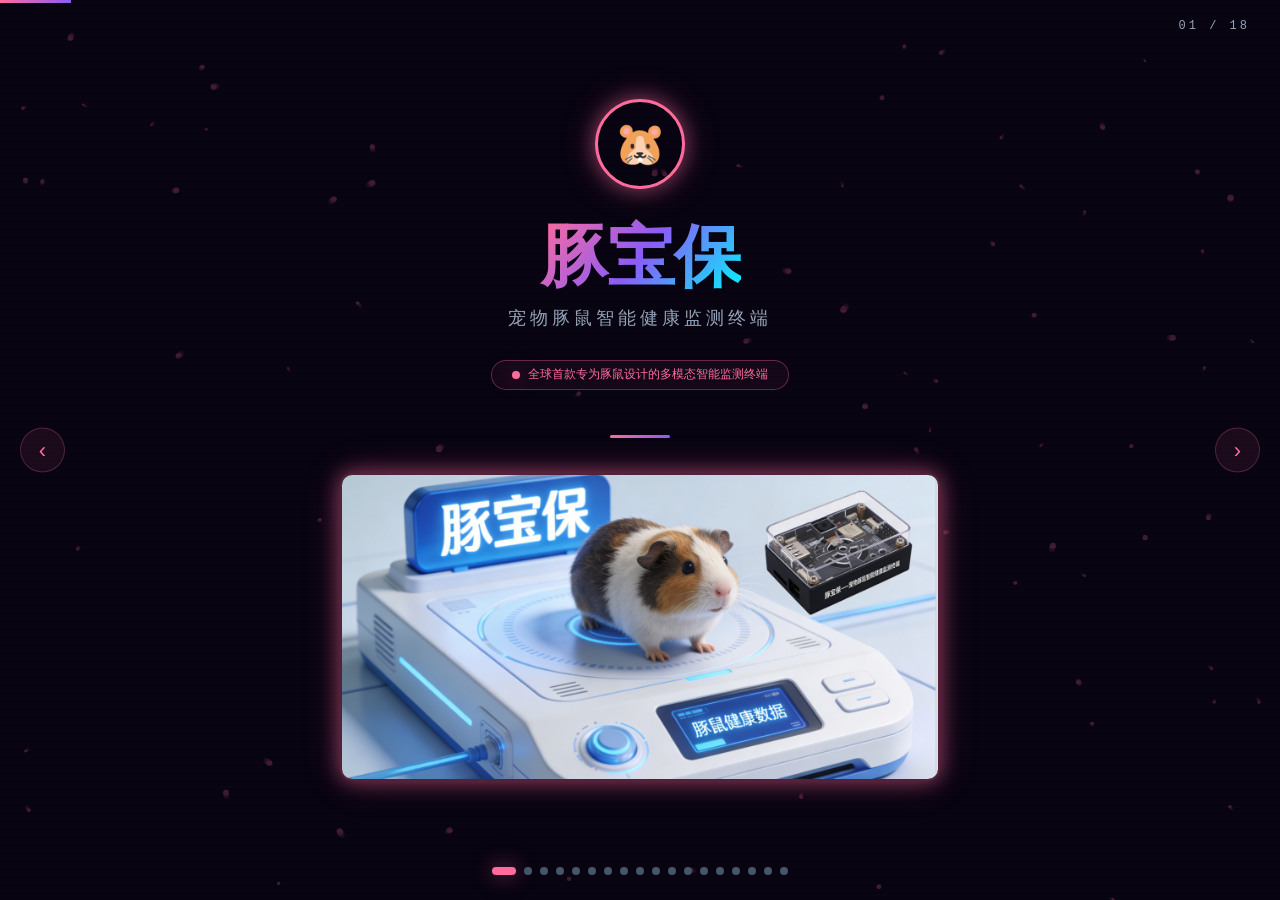
<file: docs/presentation.html>
<!DOCTYPE html>
<html lang="zh">
<head>
<meta charset="UTF-8">
<meta name="viewport" content="width=device-width, initial-scale=1.0">
<title>豚宝保 — 宠物豚鼠智能健康监测终端</title>
<style>
*,*::before,*::after{box-sizing:border-box;margin:0;padding:0}
:root{
  --bg:#0a0514;--bg2:#1a1028;
  --pink:#ff6b9d;--cyan:#00f5ff;--purple:#8b5cf6;
  --orange:#ff6b35;--green:#00ff88;--yellow:#ffd700;
  --text:#e2e8f0;--dim:#94a3b8;--dim2:#475569;
  --gpink:0 0 20px rgba(255,107,157,.5),0 0 40px rgba(255,107,157,.2);
  --gcyan:0 0 20px rgba(0,245,255,.5),0 0 40px rgba(0,245,255,.2);
  --ggreen:0 0 20px rgba(0,255,136,.5),0 0 40px rgba(0,255,136,.2);
}
html,body{width:100%;height:100%;overflow:hidden;background:var(--bg);color:var(--text);font-family:'Microsoft YaHei','PingFang SC',sans-serif}
#bgc{position:fixed;inset:0;z-index:0;opacity:.25}
.scanlines{position:fixed;inset:0;z-index:1;background:repeating-linear-gradient(0deg,transparent,transparent 2px,rgba(0,0,0,.1) 2px,rgba(0,0,0,.1) 4px);pointer-events:none}
.deck{position:fixed;inset:0;z-index:10}
.slide{position:absolute;inset:0;display:flex;flex-direction:column;align-items:center;justify-content:center;padding:40px 60px;opacity:0;transform:translate3d(100%,0,0);transition:opacity .55s cubic-bezier(.77,0,.175,1),transform .55s cubic-bezier(.77,0,.175,1);pointer-events:none;overflow-y:auto}
.slide.active{opacity:1;transform:translate3d(0,0,0);pointer-events:all}
.slide.exit{opacity:0;transform:translate3d(-100%,0,0)}
#counter{position:fixed;top:20px;right:30px;z-index:200;font:12px/1 'Courier New',monospace;color:var(--dim);letter-spacing:3px}
#pgbar{position:fixed;top:0;left:0;height:3px;background:linear-gradient(90deg,var(--pink),var(--purple));z-index:200;transition:width .5s ease}
.nav-dots{position:fixed;bottom:25px;left:50%;transform:translateX(-50%);display:flex;gap:8px;z-index:200}
.dot{width:8px;height:8px;border-radius:50%;background:var(--dim2);cursor:pointer;transition:all .3s}
.dot.on{background:var(--pink);box-shadow:var(--gpink);width:24px;border-radius:4px}
.arr{position:fixed;top:50%;transform:translateY(-50%);z-index:200;width:45px;height:45px;border-radius:50%;background:rgba(255,107,157,.08);border:1px solid rgba(255,107,157,.25);color:var(--pink);font-size:22px;cursor:pointer;display:flex;align-items:center;justify-content:center;transition:all .3s;user-select:none}
.arr:hover{background:rgba(255,107,157,.2);box-shadow:var(--gpink)}
#al{left:20px}#ar{right:20px}
.stag{opacity:0;transform:translateY(25px);transition:opacity .5s ease,transform .5s ease}
.stag.show{opacity:1;transform:none}
.d1{transition-delay:.08s}.d2{transition-delay:.18s}.d3{transition-delay:.28s}
.d4{transition-delay:.38s}.d5{transition-delay:.48s}.d6{transition-delay:.58s}
.stl{font:12px/1 'Courier New',monospace;letter-spacing:4px;color:var(--pink);text-transform:uppercase;margin-bottom:10px}
.stl::before{content:'// ';color:var(--dim)}
.hl{font-size:clamp(24px,4vw,56px);font-weight:800;line-height:1.2;margin-bottom:18px}
.sep{width:60px;height:3px;background:linear-gradient(90deg,var(--pink),var(--purple));border-radius:2px;margin:15px auto}
.px{color:var(--pink);text-shadow:var(--gpink)}
.cx{color:var(--cyan);text-shadow:var(--gcyan)}
.gx{color:var(--green);text-shadow:var(--ggreen)}
.purx{color:var(--purple)}.ox{color:var(--orange)}.yx{color:var(--yellow)}.dim{color:var(--dim)}
.card{background:rgba(255,255,255,.03);border:1px solid rgba(255,107,157,.2);border-radius:12px;padding:24px 28px;position:relative;overflow:hidden;transition:all .3s;margin-bottom:15px}
.card::before{content:'';position:absolute;top:0;left:0;right:0;height:1px;background:linear-gradient(90deg,transparent,rgba(255,107,157,.5),transparent)}
.card:hover{border-color:rgba(255,107,157,.45);box-shadow:var(--gpink);transform:translateY(-3px)}
.card.c{border-color:rgba(0,245,255,.2)}
.card.c::before{background:linear-gradient(90deg,transparent,rgba(0,245,255,.5),transparent)}
.card.g{border-color:rgba(0,255,136,.2)}
.card.g::before{background:linear-gradient(90deg,transparent,rgba(0,255,136,.5),transparent)}
.g2{display:grid;grid-template-columns:1fr 1fr;gap:25px;width:100%;max-width:1100px}
.g3{display:grid;grid-template-columns:1fr 1fr 1fr;gap:20px;width:100%;max-width:1100px}
.g4{display:grid;grid-template-columns:repeat(4,1fr);gap:18px;width:100%;max-width:1100px}
.logo-ring{width:90px;height:90px;border:3px solid var(--pink);border-radius:50%;display:flex;align-items:center;justify-content:center;font-size:42px;margin:0 auto 30px;box-shadow:var(--gpink);animation:breathe 3s ease-in-out infinite}
.main-title{font-size:clamp(32px,5.5vw,68px);font-weight:900;letter-spacing:-1px;background:linear-gradient(130deg,#ff6b9d 0%,#8b5cf6 50%,#00f5ff 100%);-webkit-background-clip:text;-webkit-text-fill-color:transparent;background-clip:text;margin-bottom:12px;line-height:1.1}
.sub-title{font-size:clamp(12px,1.5vw,18px);color:var(--dim);letter-spacing:4px;margin-bottom:30px;text-transform:uppercase}
.ver-badge{display:inline-flex;align-items:center;gap:8px;padding:8px 20px;border:1px solid rgba(255,107,157,.35);border-radius:30px;font:12px/1 'Courier New',monospace;color:var(--pink);background:rgba(255,107,157,.05);margin-bottom:30px}
.ver-badge::before{content:'';width:8px;height:8px;border-radius:50%;background:var(--pink);box-shadow:var(--gpink);animation:pulse 1.5s ease-in-out infinite}
@keyframes breathe{0%,100%{transform:scale(1)}50%{transform:scale(1.05)}}
@keyframes pulse{0%,100%{opacity:.9}50%{opacity:.3}}
.metric{text-align:center;padding:25px 15px;background:rgba(255,255,255,.025);border-radius:12px;border:1px solid rgba(255,255,255,.08);position:relative;overflow:hidden}
.metric::after{content:'';position:absolute;bottom:0;left:0;right:0;height:2px;background:linear-gradient(90deg,transparent,var(--pink),transparent)}
.metric-n{font-size:clamp(30px,3.8vw,52px);font-weight:900;font-family:'Courier New',monospace;color:var(--pink);text-shadow:var(--gpink);line-height:1;margin-bottom:8px}
.metric-l{font-size:11px;color:var(--dim);letter-spacing:2px;text-transform:uppercase}
ul{list-style:none;padding-left:0}
ul li{padding:8px 0;padding-left:25px;position:relative;font-size:16px;line-height:1.7}
ul li::before{content:'🐹';position:absolute;left:0;top:8px}
.scene-list li{padding-left:14px!important}
.scene-list li::before{content:'›';color:var(--dim2);font-size:16px;top:4px}
.team-card{background:rgba(255,255,255,.03);border:1px solid rgba(255,107,157,.2);border-radius:12px;padding:25px;text-align:center}
.team-card h3{color:var(--pink);margin-bottom:15px;font-size:20px}
.team-card p{font-size:14px;color:var(--dim);line-height:1.8}
.btn{display:inline-block;padding:15px 35px;background:linear-gradient(135deg,var(--pink),var(--purple));color:white;border-radius:30px;text-decoration:none;font-weight:bold;box-shadow:var(--gpink);transition:all .3s;font-size:16px}
.btn:hover{transform:translateY(-3px);box-shadow:0 10px 30px rgba(255,107,157,.4)}
.content-box{max-width:1100px;width:100%}
h2{font-size:clamp(28px,3.5vw,42px);color:var(--pink);margin-bottom:25px;text-shadow:var(--gpink)}
h3{font-size:clamp(20px,2.2vw,28px);color:var(--cyan);margin:20px 0 12px 0}
p{font-size:16px;line-height:1.8;color:var(--text);margin-bottom:15px}
.highlight{background:rgba(255,107,157,.15);padding:3px 12px;border-radius:6px;color:var(--pink);font-weight:bold}
.img-box{border-radius:12px;overflow:hidden;border:2px solid rgba(255,107,157,.3);box-shadow:var(--gpink);margin:20px 0;max-width:100%}
.img-box img{width:100%;height:auto;display:block}
.img-row{display:flex;gap:20px;margin:20px 0}
.img-row .img-box{flex:1}
</style>
</head>
<body>
<canvas id="bgc"></canvas>
<div class="scanlines"></div>
<div id="counter"><span id="cn">01</span> / <span id="tn">15</span></div>
<div id="pgbar"></div>
<div class="nav-dots" id="dots"></div>
<div class="arr" id="al">‹</div>
<div class="arr" id="ar">›</div>
<div class="deck" id="deck">

<!-- 第1页：封面 -->
<div class="slide active">
  <div class="logo-ring stag show">🐹</div>
  <div class="main-title stag show d1">豚宝保</div>
  <div class="sub-title stag show d2">宠物豚鼠智能健康监测终端</div>
  <div class="ver-badge stag show d3">全球首款专为豚鼠设计的多模态智能监测终端</div>
  <div class="sep stag show d4"></div>
  <div class="img-box stag show d5" style="max-width:600px">
    <img src="static/XO6TbsH2ToeD5qx7H8gcBBjjnLd.png" alt="豚宝保产品">
  </div>
</div>

<!-- 第2页：项目背景 - 核心要点 -->
<div class="slide">
  <div style="width:100%;max-width:1200px;margin:0 auto;padding:0 20px">
    <div class="stl stag">BACKGROUND</div>
    <h2 class="stag d1">📊 项目背景 - 核心要点</h2>
    <div class="sep stag d1"></div>

    <div class="stag d2" style="width:100%;margin:20px auto 0">
      <svg viewBox="0 0 1100 480" style="width:100%;height:auto">
        <defs>
          <filter id="glow">
            <feGaussianBlur stdDeviation="4" result="coloredBlur"/>
            <feMerge>
              <feMergeNode in="coloredBlur"/>
              <feMergeNode in="SourceGraphic"/>
            </feMerge>
          </filter>
        </defs>

        <!-- 左侧连接线（粉色） -->
        <path d="M 440,240 Q 340,185 250,155" stroke="#ff6b9d" stroke-width="2" fill="none" opacity="0.7"/>
        <path d="M 440,240 Q 340,240 250,240" stroke="#ff6b9d" stroke-width="2" fill="none" opacity="0.7"/>
        <path d="M 440,240 Q 340,295 250,325" stroke="#ff6b9d" stroke-width="2" fill="none" opacity="0.7"/>

        <!-- 右侧连接线（黄色/绿色） -->
        <path d="M 660,240 Q 760,185 850,155" stroke="#ffd700" stroke-width="2" fill="none" opacity="0.7"/>
        <path d="M 660,240 Q 760,240 850,240" stroke="#ffd700" stroke-width="2" fill="none" opacity="0.7"/>
        <path d="M 660,240 Q 760,295 850,325" stroke="#00ff88" stroke-width="2" fill="none" opacity="0.7"/>
        <path d="M 660,240 Q 760,380 850,410" stroke="#00ff88" stroke-width="2" fill="none" opacity="0.7"/>

        <!-- 下方连接线（紫色） -->
        <path d="M 550,300 Q 550,390 550,420" stroke="#8b5cf6" stroke-width="2" fill="none" opacity="0.7"/>

        <!-- 中心节点 -->
        <ellipse cx="550" cy="240" rx="145" ry="68" fill="#0f1f5c" stroke="#00f5ff" stroke-width="2.5" filter="url(#glow)"/>
        <text x="550" y="228" text-anchor="middle" fill="#00f5ff" font-size="16" font-weight="bold" font-family="Microsoft YaHei">豚宝保：市场最大方案</text>
        <text x="550" y="252" text-anchor="middle" fill="#e2e8f0" font-size="13" font-family="Microsoft YaHei">K230 · 视觉+听觉融合感知</text>

        <!-- 左侧分支1 - 科研级 -->
        <rect x="30" y="122" width="210" height="66" rx="10" fill="rgba(255,107,157,0.12)" stroke="#ff6b9d" stroke-width="2" filter="url(#glow)"/>
        <text x="135" y="148" text-anchor="middle" fill="#ff6b9d" font-size="13" font-weight="bold" font-family="Microsoft YaHei">科研级设备</text>
        <text x="135" y="168" text-anchor="middle" fill="#ff6b9d" font-size="12" font-family="Microsoft YaHei">成本高昂，无法家用</text>

        <!-- 左侧分支2 - 消费级 -->
        <rect x="30" y="207" width="210" height="66" rx="10" fill="rgba(255,107,157,0.12)" stroke="#ff6b9d" stroke-width="2" filter="url(#glow)"/>
        <text x="135" y="233" text-anchor="middle" fill="#ff6b9d" font-size="13" font-weight="bold" font-family="Microsoft YaHei">消费级猫狗设备</text>
        <text x="135" y="253" text-anchor="middle" fill="#ff6b9d" font-size="12" font-family="Microsoft YaHei">不适配，误报率高</text>

        <!-- 左侧分支3 - 多元化 -->
        <rect x="30" y="292" width="210" height="66" rx="10" fill="rgba(255,107,157,0.12)" stroke="#ff6b9d" stroke-width="2" filter="url(#glow)"/>
        <text x="135" y="318" text-anchor="middle" fill="#ff6b9d" font-size="13" font-weight="bold" font-family="Microsoft YaHei">宠物监测缺乏专用</text>
        <text x="135" y="338" text-anchor="middle" fill="#ff6b9d" font-size="12" font-family="Microsoft YaHei">设计不够多元化</text>

        <!-- 右侧分支1 - 市场规模 -->
        <rect x="860" y="122" width="210" height="66" rx="10" fill="rgba(255,215,0,0.12)" stroke="#ffd700" stroke-width="2" filter="url(#glow)"/>
        <text x="965" y="148" text-anchor="middle" fill="#ffd700" font-size="13" font-weight="bold" font-family="Microsoft YaHei">市场规模111.06亿</text>
        <text x="965" y="168" text-anchor="middle" fill="#ffd700" font-size="12" font-family="Microsoft YaHei">同比增长超10%</text>

        <!-- 右侧分支2 - 饲养人群 -->
        <rect x="860" y="207" width="210" height="66" rx="10" fill="rgba(255,215,0,0.12)" stroke="#ffd700" stroke-width="2" filter="url(#glow)"/>
        <text x="965" y="233" text-anchor="middle" fill="#ffd700" font-size="13" font-weight="bold" font-family="Microsoft YaHei">异宠饲养超1707万人</text>
        <text x="965" y="253" text-anchor="middle" fill="#ffd700" font-size="12" font-family="Microsoft YaHei">啮齿类占比7.8%↑</text>

        <!-- 右侧分支3 - 市场转型 -->
        <rect x="860" y="292" width="210" height="66" rx="10" fill="rgba(0,255,136,0.12)" stroke="#00ff88" stroke-width="2" filter="url(#glow)"/>
        <text x="965" y="318" text-anchor="middle" fill="#00ff88" font-size="13" font-weight="bold" font-family="Microsoft YaHei">宠物经济向异宠转型</text>
        <text x="965" y="338" text-anchor="middle" fill="#00ff88" font-size="12" font-family="Microsoft YaHei">Z世代情感陪伴新选择</text>

        <!-- 右侧分支4 - 设备空白 -->
        <rect x="860" y="377" width="210" height="66" rx="10" fill="rgba(0,255,136,0.12)" stroke="#00ff88" stroke-width="2" filter="url(#glow)"/>
        <text x="965" y="403" text-anchor="middle" fill="#00ff88" font-size="13" font-weight="bold" font-family="Microsoft YaHei">90%设备为猫狗设计</text>
        <text x="965" y="423" text-anchor="middle" fill="#00ff88" font-size="12" font-family="Microsoft YaHei">专用设备几乎为零</text>

        <!-- 下方分支 - 消费能力 -->
        <rect x="390" y="420" width="320" height="55" rx="10" fill="rgba(139,92,246,0.12)" stroke="#8b5cf6" stroke-width="2" filter="url(#glow)"/>
        <text x="550" y="445" text-anchor="middle" fill="#8b5cf6" font-size="13" font-weight="bold" font-family="Microsoft YaHei">饲养月均消费 600–800元</text>
        <text x="550" y="463" text-anchor="middle" fill="#8b5cf6" font-size="12" font-family="Microsoft YaHei">远超猫狗，付费意愿极强</text>
      </svg>
    </div>

    <div class="card stag d3" style="background:linear-gradient(135deg,rgba(255,107,157,0.1) 0%,rgba(139,92,246,0.1) 100%);border:2px solid rgba(255,107,157,.4);text-align:center;padding:30px 50px;margin-top:18px;max-width:100%">
      <p style="font-size:clamp(16px,2vw,26px);line-height:1.8;font-weight:bold">
        <span class="px">依托团队在计算机视觉与动物行为分析领域的深厚积累</span>，以<span class="cx">K230边缘芯片</span>为核心，打造<span class="gx">全球首款专为豚鼠设计的多模态智能健康监测终端</span>，通过<span class="purx">视觉+听觉融合感知</span>实现运动量统计、疾病早期预警及每日健康报告推送，精准填补<span class="px">「科研级没法用、消费级用不了」</span>的市场空白
      </p>
    </div>
  </div>
</div>

<!-- 第3页：市场空白 - 三大痛点 -->
<div class="slide">
  <div class="content-box">
    <div class="stl stag">MARKET GAP</div>
    <h2 class="stag d1">🎯 市场空白 - 三大痛点</h2>
    <div class="sep stag d1"></div>

    <div class="img-row stag d2">
      <div class="img-box">
        <img src="static/JbzIbBD2Qo2Mk4xd2E6cv5BTnXg.png" alt="科研级设备">
      </div>
      <div class="img-box">
        <img src="static/UwJGbymjSocGLGx7fbdclcNDnSc.png" alt="消费级设备">
      </div>
    </div>

    <div class="card stag d3" style="background:rgba(255,51,102,.08);border-color:rgba(255,51,102,.25)">
      <h3>❌ 痛点1：科研级设备成本高、付费贵</h3>
      <p style="margin-top:12px;color:var(--dim)">科研级设备虽精度高但成本高昂，操作复杂，完全无法适用于家庭场景</p>
    </div>

    <div class="card c stag d4" style="background:rgba(255,51,102,.08);border-color:rgba(255,51,102,.25)">
      <h3>❌ 痛点2：消费级猫狗设备基本不适用，误报率高</h3>
      <p style="margin-top:12px;color:var(--dim)">90%设备为猫狗设计，既鼠专用设备几乎为零</p>
    </div>

    <div class="card g stag d5" style="background:rgba(255,51,102,.08);border-color:rgba(255,51,102,.25)">
      <h3>❌ 痛点3：全球家族宠物监测设计不够多元化，缺乏专用</h3>
      <p style="margin-top:12px;color:var(--dim)">科研级没法用、消费级用不了的市场空白亟待填补</p>
    </div>

    <div class="card stag d6" style="background:rgba(0,255,136,.08);border-color:rgba(0,255,136,.3);text-align:center;padding:30px">
      <p style="font-size:22px"><strong class="gx">✓ 项目最大方案：填补市场空白</strong></p>
    </div>
  </div>
</div>

<!-- 第4页：市场空白 - 用户痛点 -->
<div class="slide">
  <div class="content-box">
    <div class="stl stag">USER PAIN POINTS</div>
    <h2 class="stag d1">💡 用户痛点</h2>
    <div class="sep stag d1"></div>

    <div class="card stag d2">
      <h3>🔍 核心问题：运动量统计、异常行为识别、疾病早期预警、健康报告</h3>
      <p style="margin-top:15px">豚鼠体型小巧、表达能力弱，健康问题往往难以被及时察觉</p>
    </div>

    <div class="g2 stag d3" style="margin-top:25px">
      <div class="card c">
        <h3>📊 科研级设备</h3>
        <p style="margin-top:12px;color:var(--dim)">专业度高但成本高昂（数万元），操作复杂，不适合家用</p>
      </div>
      <div class="card">
        <h3>🐱 消费级猫狗设备</h3>
        <p style="margin-top:12px;color:var(--dim)">90%为猫狗设计，算法无法适配豚鼠，误报率高</p>
      </div>
    </div>

    <div class="card g stag d4" style="text-align:center;padding:30px;margin-top:25px">
      <p style="font-size:20px"><strong class="gx">豚宝保：专业 + 易用 + 精准识别</strong></p>
    </div>
  </div>
</div>

<!-- 第5页：市场空白 - 数据支撑 -->
<div class="slide">
  <div class="content-box">
    <div class="stl stag">MARKET DATA</div>
    <h2 class="stag d1">📈 市场空白 - 数据支撑</h2>
    <div class="sep stag d1"></div>

    <div class="g3 stag d2" style="margin:30px 0">
      <div class="metric">
        <div class="metric-n">111.06亿</div>
        <div class="metric-l">2024年小宠异宠市场规模</div>
        <p style="font-size:12px;color:var(--dim);margin-top:10px">同比增长>10%</p>
      </div>
      <div class="metric">
        <div class="metric-n">1707万</div>
        <div class="metric-l">异宠饲养人群</div>
        <p style="font-size:12px;color:var(--dim);margin-top:10px">持续增长中</p>
      </div>
      <div class="metric">
        <div class="metric-n">7.8%</div>
        <div class="metric-l">啮齿类饲养者占比(2024)</div>
        <p style="font-size:12px;color:var(--dim);margin-top:10px">2023年为7.1%</p>
      </div>
    </div>

    <div class="card stag d3">
      <h3>🚀 宠物经济转型趋势</h3>
      <p style="margin-top:12px">从"猫狗主导"向"异宠细分"快速转型，豚鼠等小型啮齿类宠物成为Z世代情感陪伴新选择</p>
    </div>

    <div class="card c stag d4">
      <h3>💰 用户消费能力</h3>
      <p style="margin-top:12px">饲养月均消费<span class="highlight">600-800元</span>，远超猫狗基础成本，证明用户付费意愿强</p>
    </div>

    <div class="card g stag d5">
      <h3>📊 市场空白</h3>
      <p style="margin-top:12px">90%设备为猫狗设计，<span class="gx">既鼠专用设备几乎为零</span></p>
    </div>
  </div>
</div>

<!-- 第6页：应用场景 -->
<div class="slide">
  <div style="width:100%;max-width:1200px;margin:0 auto;padding:0 20px">
    <div class="stl stag">APPLICATION SCENARIOS</div>
    <h2 class="stag d1">🎯 应用场景</h2>
    <div class="sep stag d1"></div>

    <!-- 顶部：核心痛点 + 目标用户 两列 -->
    <div class="stag d2" style="display:grid;grid-template-columns:1fr 1fr;gap:20px;margin:18px 0 22px">
      <div style="background:rgba(255,107,157,.08);border:1px solid rgba(255,107,157,.35);border-radius:12px;padding:20px 24px">
        <p style="font-size:11px;letter-spacing:3px;color:var(--pink);font-family:'Courier New',monospace;margin-bottom:10px">// CORE PROBLEM</p>
        <p style="font-size:17px;font-weight:700;color:var(--text);line-height:1.6">面向<span style="color:var(--pink)">城市独居青年、上班族及宠物爱好者</span>等豚鼠饲养群体，解决传统监测中<span style="color:var(--pink)">「发现晚、干预难」</span>的核心痛点</p>
      </div>
      <div style="background:rgba(0,245,255,.06);border:1px solid rgba(0,245,255,.25);border-radius:12px;padding:20px 24px">
        <p style="font-size:11px;letter-spacing:3px;color:var(--cyan);font-family:'Courier New',monospace;margin-bottom:10px">// TARGET USER</p>
        <p style="font-size:17px;font-weight:700;color:var(--text);line-height:1.6">核心用户：<span style="color:var(--cyan)">20–35岁城市豚鼠饲养者</span></p>
        <p style="font-size:14px;color:var(--dim);margin-top:8px;line-height:1.6">对宠物健康高度关注，但因工作繁忙或外出，无法时刻陪伴在侧</p>
      </div>
    </div>

    <!-- 中部：三大场景横向流程图 -->
    <div class="stag d3" style="display:flex;align-items:stretch;gap:0;margin-bottom:22px">

      <!-- 场景1 -->
      <div style="flex:1;background:rgba(255,107,157,.07);border:1px solid rgba(255,107,157,.3);border-radius:14px 0 0 14px;padding:24px 22px;position:relative">
        <div style="font-size:36px;margin-bottom:12px">📊</div>
        <p style="font-size:12px;letter-spacing:3px;color:var(--pink);font-family:'Courier New',monospace;margin-bottom:8px">01 / 日常健康管理</p>
        <p style="font-size:15px;font-weight:700;color:var(--text);margin-bottom:10px">多模态感知 · 24H 不间断</p>
        <ul class="scene-list" style="padding:0;margin:0">
          <li style="font-size:13px;color:var(--dim);padding:4px 0 4px 18px;line-height:1.5;position:relative">活动量实时统计</li>
          <li style="font-size:13px;color:var(--dim);padding:4px 0 4px 18px;line-height:1.5;position:relative">进食频率监测</li>
          <li style="font-size:13px;color:var(--dim);padding:4px 0 4px 18px;line-height:1.5;position:relative">饮水次数记录</li>
          <li style="font-size:13px;color:var(--dim);padding:4px 0 4px 18px;line-height:1.5;position:relative">每日运动量统计报告</li>
        </ul>
      </div>

      <!-- 箭头 -->
      <div style="display:flex;align-items:center;padding:0 6px;color:var(--dim2);font-size:22px;flex-shrink:0">›</div>

      <!-- 场景2 -->
      <div style="flex:1;background:rgba(255,215,0,.06);border:1px solid rgba(255,215,0,.3);border-top:0;border-bottom:0;padding:24px 22px;position:relative">
        <div style="font-size:36px;margin-bottom:12px">⚡</div>
        <p style="font-size:12px;letter-spacing:3px;color:var(--yellow);font-family:'Courier New',monospace;margin-bottom:8px">02 / 即时风险预警</p>
        <p style="font-size:15px;font-weight:700;color:var(--text);margin-bottom:10px">AI 算法 · 毫秒级响应</p>
        <ul class="scene-list" style="padding:0;margin:0">
          <li style="font-size:13px;color:var(--dim);padding:4px 0 4px 18px;line-height:1.5;position:relative">脚垫卡脚识别</li>
          <li style="font-size:13px;color:var(--dim);padding:4px 0 4px 18px;line-height:1.5;position:relative">肢体异常检测</li>
          <li style="font-size:13px;color:var(--dim);padding:4px 0 4px 18px;line-height:1.5;position:relative">异常呼吸声分析</li>
          <li style="font-size:13px;color:var(--dim);padding:4px 0 4px 18px;line-height:1.5;position:relative">消化不良早期信号</li>
        </ul>
      </div>

      <!-- 箭头 -->
      <div style="display:flex;align-items:center;padding:0 6px;color:var(--dim2);font-size:22px;flex-shrink:0">›</div>

      <!-- 场景3 -->
      <div style="flex:1;background:rgba(0,255,136,.06);border:1px solid rgba(0,255,136,.3);border-radius:0 14px 14px 0;padding:24px 22px;position:relative">
        <div style="font-size:36px;margin-bottom:12px">📱</div>
        <p style="font-size:12px;letter-spacing:3px;color:var(--green);font-family:'Courier New',monospace;margin-bottom:8px">03 / 远程关怀</p>
        <p style="font-size:15px;font-weight:700;color:var(--text);margin-bottom:10px">每日报告 · 邮件推送</p>
        <ul class="scene-list" style="padding:0;margin:0">
          <li style="font-size:13px;color:var(--dim);padding:4px 0 4px 18px;line-height:1.5;position:relative">健康数据自动汇总</li>
          <li style="font-size:13px;color:var(--dim);padding:4px 0 4px 18px;line-height:1.5;position:relative">行为模式分析</li>
          <li style="font-size:13px;color:var(--dim);padding:4px 0 4px 18px;line-height:1.5;position:relative">结构化安全信息报告</li>
          <li style="font-size:13px;color:var(--dim);padding:4px 0 4px 18px;line-height:1.5;position:relative">主人外出也能掌握状态</li>
        </ul>
      </div>
    </div>

    <!-- 底部：核心价值总结 -->
    <div class="stag d4" style="background:linear-gradient(135deg,rgba(139,92,246,.1) 0%,rgba(0,245,255,.08) 100%);border:1px solid rgba(139,92,246,.35);border-radius:12px;padding:18px 32px;display:flex;align-items:center;gap:20px">
      <div style="font-size:32px;flex-shrink:0">🧠</div>
      <p style="font-size:16px;line-height:1.7;color:var(--text)">
        豚鼠体型小巧、表达能力弱，健康问题往往难以被及时察觉。本项目通过
        <span style="color:var(--cyan);font-weight:700">AI 边缘计算</span>
        将专业健康分析能力下沉到终端设备，实现
        <span style="color:var(--green);font-weight:700">「早发现、早干预」</span>，
        有效降低豚鼠健康风险与饲养者焦虑
      </p>
    </div>
  </div>
</div>

<!-- 第7页：目标用户消费能力验证 + 核心应用场景 -->
<div class="slide">
  <div style="width:100%;max-width:1200px;margin:0 auto;padding:0 20px">
    <div class="stl stag">TARGET USER · SCENARIOS</div>
    <h2 class="stag d1">💰 消费能力验证 &amp; 核心应用场景</h2>
    <div class="sep stag d1"></div>

    <!-- 消费能力数据带 -->
    <div class="stag d2" style="display:flex;align-items:center;gap:16px;margin:18px 0 22px;background:rgba(255,215,0,.06);border:1px solid rgba(255,215,0,.3);border-radius:14px;padding:18px 28px">
      <div style="font-size:32px;flex-shrink:0">💴</div>
      <div style="flex:1">
        <p style="font-size:13px;letter-spacing:3px;color:var(--yellow);font-family:'Courier New',monospace;margin-bottom:6px">// CONSUMER SPENDING</p>
        <p style="font-size:16px;color:var(--text);line-height:1.7">
          草料、饲料、果干 + 垫料、保健品等，月均开销普遍在
          <span style="color:var(--yellow);font-size:22px;font-weight:900;font-family:'Courier New',monospace;margin:0 6px">600–800元</span>
          区间 —— 远超猫狗基础饲养成本，<span style="color:var(--yellow);font-weight:700">充分证明目标用户对专业健康监测产品的付费意愿与消费能力</span>
        </p>
      </div>
    </div>

    <!-- 三大核心场景 -->
    <div class="stag d3" style="display:grid;grid-template-columns:1fr 1fr 1fr;gap:16px">

      <!-- 场景1 家庭 -->
      <div style="background:rgba(255,107,157,.07);border:1px solid rgba(255,107,157,.3);border-radius:14px;padding:22px 20px">
        <div style="display:flex;align-items:center;gap:10px;margin-bottom:14px">
          <span style="font-size:28px">🏠</span>
          <div>
            <p style="font-size:11px;letter-spacing:2px;color:var(--pink);font-family:'Courier New',monospace">SCENARIO 01</p>
            <p style="font-size:15px;font-weight:700;color:var(--text)">家庭日常饲养</p>
          </div>
        </div>
        <div style="width:100%;height:1px;background:rgba(255,107,157,.2);margin-bottom:14px"></div>
        <ul class="scene-list" style="padding:0;margin:0">
          <li style="font-size:13px;color:var(--dim);padding:5px 0 5px 16px;line-height:1.5;position:relative">24H 不间断监测，实时预警</li>
          <li style="font-size:13px;color:var(--dim);padding:5px 0 5px 16px;line-height:1.5;position:relative">识别脚垫卡脚、呼吸道疾病</li>
          <li style="font-size:13px;color:var(--dim);padding:5px 0 5px 16px;line-height:1.5;position:relative">每日健康报告邮件推送</li>
          <li style="font-size:13px;color:var(--dim);padding:5px 0 5px 16px;line-height:1.5;position:relative">远程查看运动状态</li>
          <li style="font-size:13px;color:var(--dim);padding:5px 0 5px 16px;line-height:1.5;position:relative">满足情感陪伴需求</li>
        </ul>
        <div style="margin-top:14px;padding:8px 12px;background:rgba(255,107,157,.12);border-radius:8px;font-size:12px;color:var(--pink)">
          解决上班族外出时「发现晚、干预难」痛点
        </div>
      </div>

      <!-- 场景2 繁育舍 -->
      <div style="background:rgba(0,245,255,.06);border:1px solid rgba(0,245,255,.25);border-radius:14px;padding:22px 20px">
        <div style="display:flex;align-items:center;gap:10px;margin-bottom:14px">
          <span style="font-size:28px">🏪</span>
          <div>
            <p style="font-size:11px;letter-spacing:2px;color:var(--cyan);font-family:'Courier New',monospace">SCENARIO 02</p>
            <p style="font-size:15px;font-weight:700;color:var(--text)">异宠店 / 繁育舍</p>
          </div>
        </div>
        <div style="width:100%;height:1px;background:rgba(0,245,255,.2);margin-bottom:14px"></div>
        <ul class="scene-list" style="padding:0;margin:0">
          <li style="font-size:13px;color:var(--dim);padding:5px 0 5px 16px;line-height:1.5;position:relative">多笼位批量同时监测</li>
          <li style="font-size:13px;color:var(--dim);padding:5px 0 5px 16px;line-height:1.5;position:relative">多只豚鼠异常统一预警</li>
          <li style="font-size:13px;color:var(--dim);padding:5px 0 5px 16px;line-height:1.5;position:relative">建立豚鼠健康档案</li>
          <li style="font-size:13px;color:var(--dim);padding:5px 0 5px 16px;line-height:1.5;position:relative">提升繁育饲养专业度</li>
          <li style="font-size:13px;color:var(--dim);padding:5px 0 5px 16px;line-height:1.5;position:relative">为销售提供健康数据支撑</li>
        </ul>
        <div style="margin-top:14px;padding:8px 12px;background:rgba(0,245,255,.1);border-radius:8px;font-size:12px;color:var(--cyan)">
          健康数据增强消费者信任
        </div>
      </div>

      <!-- 场景3 科普教学 -->
      <div style="background:rgba(0,255,136,.06);border:1px solid rgba(0,255,136,.25);border-radius:14px;padding:22px 20px">
        <div style="display:flex;align-items:center;gap:10px;margin-bottom:14px">
          <span style="font-size:28px">🔬</span>
          <div>
            <p style="font-size:11px;letter-spacing:2px;color:var(--green);font-family:'Courier New',monospace">SCENARIO 03</p>
            <p style="font-size:15px;font-weight:700;color:var(--text)">科普 / 教学机构</p>
          </div>
        </div>
        <div style="width:100%;height:1px;background:rgba(0,255,136,.2);margin-bottom:14px"></div>
        <ul class="scene-list" style="padding:0;margin:0">
          <li style="font-size:13px;color:var(--dim);padding:5px 0 5px 16px;line-height:1.5;position:relative">高校动物行为学实验室</li>
          <li style="font-size:13px;color:var(--dim);padding:5px 0 5px 16px;line-height:1.5;position:relative">少儿自然科普机构</li>
          <li style="font-size:13px;color:var(--dim);padding:5px 0 5px 16px;line-height:1.5;position:relative">可视化运动数据展示</li>
          <li style="font-size:13px;color:var(--dim);padding:5px 0 5px 16px;line-height:1.5;position:relative">辅助动物行为学研究</li>
          <li style="font-size:13px;color:var(--dim);padding:5px 0 5px 16px;line-height:1.5;position:relative">直观展示生活习性与健康状态</li>
        </ul>
        <div style="margin-top:14px;padding:8px 12px;background:rgba(0,255,136,.1);border-radius:8px;font-size:12px;color:var(--green)">
          技术场景化落地，拓展应用边界
        </div>
      </div>
    </div>
  </div>
</div>

<!-- 第8页：同类产品对比 -->
<div class="slide">
  <div style="width:100%;max-width:1200px;margin:0 auto;padding:0 20px">
    <div class="stl stag">COMPETITIVE ANALYSIS</div>
    <h2 class="stag d1">⚖️ 同类产品对比</h2>
    <div class="sep stag d1"></div>

    <div class="stag d2" style="display:grid;grid-template-columns:1fr 1fr;gap:20px;margin-top:18px">

      <!-- 左列：科研级 -->
      <div style="display:flex;flex-direction:column;gap:12px">
        <!-- 图片 -->
        <div class="img-box" style="margin:0">
          <img src="static/JbzIbBD2Qo2Mk4xd2E6cv5BTnXg.png" alt="科研级设备">
        </div>
        <!-- 标题行 -->
        <div style="background:rgba(255,107,157,.08);border:1px solid rgba(255,107,157,.3);border-radius:10px;padding:10px 16px;display:flex;align-items:center;gap:10px">
          <span style="font-size:20px">🔬</span>
          <span style="font-size:15px;font-weight:700;color:var(--pink)">科研级豚鼠专用监测设备</span>
        </div>
        <!-- 产品表格 -->
        <div style="background:rgba(255,255,255,.02);border:1px solid rgba(255,107,157,.15);border-radius:10px;overflow:hidden;font-size:12px">
          <div style="display:grid;grid-template-columns:2fr 3fr;background:rgba(255,107,157,.12);padding:7px 14px;font-family:'Courier New',monospace;color:var(--pink);font-size:11px;letter-spacing:1px">
            <span>产品名称</span><span>核心功能</span>
          </div>
          <div style="display:grid;grid-template-columns:2fr 3fr;padding:8px 14px;border-top:1px solid rgba(255,107,157,.1);align-items:start">
            <span style="color:var(--text);font-weight:600;padding-right:10px">MouseOx Plus</span>
            <span style="color:var(--dim);line-height:1.5">无创监测血氧、心率、呼吸频率、体温，支持清醒/麻醉状态</span>
          </div>
          <div style="display:grid;grid-template-columns:2fr 3fr;padding:8px 14px;border-top:1px solid rgba(255,107,157,.1);align-items:start;background:rgba(255,255,255,.015)">
            <span style="color:var(--text);font-weight:600;padding-right:10px">小动物活动记录仪</span>
            <span style="color:var(--dim);line-height:1.5">分时段监测活动量，多通道同时检测，不改变饲养环境</span>
          </div>
          <div style="display:grid;grid-template-columns:2fr 3fr;padding:8px 14px;border-top:1px solid rgba(255,107,157,.1);align-items:start">
            <span style="color:var(--text);font-weight:600;padding-right:10px">LabmazeAI</span>
            <span style="color:var(--dim);line-height:1.5">行为轨迹跟踪、动作识别，支持多模态数据融合</span>
          </div>
        </div>
        <!-- 优劣势 -->
        <div style="display:grid;grid-template-columns:1fr 1fr;gap:8px">
          <div style="background:rgba(0,255,136,.07);border:1px solid rgba(0,255,136,.2);border-radius:8px;padding:10px 12px">
            <p style="font-size:11px;color:var(--green);font-weight:700;margin-bottom:6px">✓ 优势</p>
            <p style="font-size:12px;color:var(--dim);line-height:1.5">专业度高，数据精准，可用于实验室生理指标与行为学研究</p>
          </div>
          <div style="background:rgba(255,51,102,.07);border:1px solid rgba(255,51,102,.2);border-radius:8px;padding:10px 12px">
            <p style="font-size:11px;color:#ff3366;font-weight:700;margin-bottom:6px">✗ 痛点</p>
            <p style="font-size:12px;color:var(--dim);line-height:1.5">体积大、价格数万元、需专业维护，完全不适合家用</p>
          </div>
        </div>
      </div>

      <!-- 右列：消费级 -->
      <div style="display:flex;flex-direction:column;gap:12px">
        <!-- 图片 -->
        <div class="img-box" style="margin:0">
          <img src="static/UwJGbymjSocGLGx7fbdclcNDnSc.png" alt="消费级设备">
        </div>
        <!-- 标题行 -->
        <div style="background:rgba(0,245,255,.06);border:1px solid rgba(0,245,255,.25);border-radius:10px;padding:10px 16px;display:flex;align-items:center;gap:10px">
          <span style="font-size:20px">🐱</span>
          <span style="font-size:15px;font-weight:700;color:var(--cyan)">消费级宠物智能监测设备</span>
        </div>
        <!-- 产品表格 -->
        <div style="background:rgba(255,255,255,.02);border:1px solid rgba(0,245,255,.15);border-radius:10px;overflow:hidden;font-size:12px">
          <div style="display:grid;grid-template-columns:2fr 3fr;background:rgba(0,245,255,.1);padding:7px 14px;font-family:'Courier New',monospace;color:var(--cyan);font-size:11px;letter-spacing:1px">
            <span>产品名称</span><span>核心功能</span>
          </div>
          <div style="display:grid;grid-template-columns:2fr 3fr;padding:8px 14px;border-top:1px solid rgba(0,245,255,.1);align-items:start">
            <span style="color:var(--text);font-weight:600;padding-right:10px">宠智灵监测模组</span>
            <span style="color:var(--dim);line-height:1.5">视觉+穿戴传感器融合，监测活动量、异常行为，生成报告</span>
          </div>
          <div style="display:grid;grid-template-columns:2fr 3fr;padding:8px 14px;border-top:1px solid rgba(0,245,255,.1);align-items:start;background:rgba(255,255,255,.015)">
            <span style="color:var(--text);font-weight:600;padding-right:10px">物联网仓鼠生态系统</span>
            <span style="color:var(--dim);line-height:1.5">运动轨迹、体重、饮食记录、异常预警、多端协同</span>
          </div>
          <div style="display:grid;grid-template-columns:2fr 3fr;padding:8px 14px;border-top:1px solid rgba(0,245,255,.1);align-items:start">
            <span style="color:var(--text);font-weight:600;padding-right:10px">小佩智能看护摄像头</span>
            <span style="color:var(--dim);line-height:1.5">高清视觉、行为识别、远程互动，支持异常行为推送</span>
          </div>
        </div>
        <!-- 优劣势 -->
        <div style="display:grid;grid-template-columns:1fr 1fr;gap:8px">
          <div style="background:rgba(0,255,136,.07);border:1px solid rgba(0,255,136,.2);border-radius:8px;padding:10px 12px">
            <p style="font-size:11px;color:var(--green);font-weight:700;margin-bottom:6px">✓ 优势</p>
            <p style="font-size:12px;color:var(--dim);line-height:1.5">设计美观、操作简便、支持远程推送，适合家庭环境</p>
          </div>
          <div style="background:rgba(255,51,102,.07);border:1px solid rgba(255,51,102,.2);border-radius:8px;padding:10px 12px">
            <p style="font-size:11px;color:#ff3366;font-weight:700;margin-bottom:6px">✗ 痛点</p>
            <p style="font-size:12px;color:var(--dim);line-height:1.5">90%为猫狗专用，算法无法适配豚鼠，误报率高</p>
          </div>
        </div>
      </div>
    </div>

    <!-- 底部结论 -->
    <div class="stag d3" style="margin-top:16px;background:linear-gradient(135deg,rgba(255,107,157,.1) 0%,rgba(0,245,255,.08) 100%);border:1px solid rgba(255,107,157,.35);border-radius:12px;padding:14px 28px;display:flex;align-items:center;gap:16px">
      <span style="font-size:24px;flex-shrink:0">🎯</span>
      <p style="font-size:15px;color:var(--text);line-height:1.6">
        豚宝保精准填补两者之间的空白 ——
        <span style="color:var(--pink);font-weight:700">专为豚鼠设计</span>，兼具
        <span style="color:var(--cyan);font-weight:700">科研级精准度</span>与
        <span style="color:var(--green);font-weight:700">消费级易用性</span>，
        实现「科研级没法用、消费级用不了」的破局
      </p>
    </div>
  </div>
</div>

<!-- 第9页：豚宝保核心价值 -->
<div class="slide">
  <div style="width:100%;max-width:1200px;margin:0 auto;padding:0 20px;display:flex;flex-direction:column;align-items:center;gap:24px">

    <!-- 大图 -->
    <div class="stag d1" style="width:100%;max-width:520px;border-radius:20px;overflow:hidden;border:2px solid rgba(255,107,157,.4);box-shadow:0 0 40px rgba(255,107,157,.25)">
      <img src="static/XO6TbsH2ToeD5qx7H8gcBBjjnLd.png" alt="豚宝保产品" style="width:100%;height:auto;display:block">
    </div>

    <!-- 一句话核心价值 -->
    <div class="stag d2" style="text-align:center">
      <p style="font-size:clamp(22px,3.2vw,46px);font-weight:900;line-height:1.3;background:linear-gradient(130deg,#ff6b9d 0%,#8b5cf6 50%,#00f5ff 100%);-webkit-background-clip:text;-webkit-text-fill-color:transparent;background-clip:text">
        专业级精准 · 消费级易用 · 首款豚鼠专属
      </p>
    </div>

    <!-- 三大核心价值卡片 -->
    <div class="stag d3" style="display:grid;grid-template-columns:1fr 1fr 1fr;gap:16px;width:100%">

      <div style="background:rgba(255,107,157,.07);border:1px solid rgba(255,107,157,.35);border-radius:16px;padding:26px 22px;position:relative;overflow:hidden">
        <div style="position:absolute;top:-18px;right:-12px;font-size:80px;opacity:.06;line-height:1">01</div>
        <div style="font-size:34px;margin-bottom:14px">🌍</div>
        <p style="font-size:12px;letter-spacing:3px;color:var(--pink);font-family:'Courier New',monospace;margin-bottom:10px">FILL THE GAP</p>
        <p style="font-size:17px;font-weight:800;color:var(--text);margin-bottom:12px;line-height:1.3">填补市场空白</p>
        <div style="width:36px;height:2px;background:var(--pink);border-radius:2px;margin-bottom:14px"></div>
        <p style="font-size:13px;color:var(--dim);line-height:1.8">全球首款专为豚鼠设计的多模态智能健康监测终端，解决<span style="color:var(--pink);font-weight:600">「科研级没法用、消费级用不了」</span>的核心矛盾</p>
      </div>

      <div style="background:rgba(0,245,255,.06);border:1px solid rgba(0,245,255,.3);border-radius:16px;padding:26px 22px;position:relative;overflow:hidden">
        <div style="position:absolute;top:-18px;right:-12px;font-size:80px;opacity:.06;line-height:1">02</div>
        <div style="font-size:34px;margin-bottom:14px">🎯</div>
        <p style="font-size:12px;letter-spacing:3px;color:var(--cyan);font-family:'Courier New',monospace;margin-bottom:10px">PRECISE FIT</p>
        <p style="font-size:17px;font-weight:800;color:var(--text);margin-bottom:12px;line-height:1.3">精准适配场景</p>
        <div style="width:36px;height:2px;background:var(--cyan);border-radius:2px;margin-bottom:14px"></div>
        <p style="font-size:13px;color:var(--dim);line-height:1.8">针对豚鼠生理与行为特征专项优化，精准识别<span style="color:var(--cyan);font-weight:600">脚垫卡脚、呼吸道疾病</span>等豚鼠特有风险</p>
      </div>

      <div style="background:rgba(0,255,136,.06);border:1px solid rgba(0,255,136,.3);border-radius:16px;padding:26px 22px;position:relative;overflow:hidden">
        <div style="position:absolute;top:-18px;right:-12px;font-size:80px;opacity:.06;line-height:1">03</div>
        <div style="font-size:34px;margin-bottom:14px">⚡</div>
        <p style="font-size:12px;letter-spacing:3px;color:var(--green);font-family:'Courier New',monospace;margin-bottom:10px">HIGH VALUE</p>
        <p style="font-size:17px;font-weight:800;color:var(--text);margin-bottom:12px;line-height:1.3">高性价比</p>
        <div style="width:36px;height:2px;background:var(--green);border-radius:2px;margin-bottom:14px"></div>
        <p style="font-size:13px;color:var(--dim);line-height:1.8">以<span style="color:var(--green);font-weight:600">消费级价格</span>提供接近<span style="color:var(--green);font-weight:600">科研级监测精度</span>，同时兼顾易用性与远程关怀能力</p>
      </div>
    </div>
  </div>
</div>

<!-- 第10页：项目难点 -->
<div class="slide">
  <div style="width:100%;max-width:1200px;margin:0 auto;padding:0 20px">
    <div class="stl stag">TECHNICAL CHALLENGES</div>
    <h2 class="stag d1">🔧 项目难点</h2>
    <div class="sep stag d1"></div>

    <!-- 顶部：图 + 导语 横排 -->
    <div class="stag d2" style="display:grid;grid-template-columns:1fr 1.8fr;gap:20px;align-items:center;margin:16px 0 20px">
      <div class="img-box" style="margin:0">
        <img src="static/SddSb5BmeoRkMaxlnZGcLMMCnsd.png" alt="项目难点">
      </div>
      <div style="background:rgba(255,107,157,.06);border:1px solid rgba(255,107,157,.25);border-radius:14px;padding:22px 26px">
        <p style="font-size:12px;letter-spacing:3px;color:var(--pink);font-family:'Courier New',monospace;margin-bottom:12px">// CHALLENGE OVERVIEW</p>
        <p style="font-size:15px;color:var(--text);line-height:1.9">
          技术落地过程中的核心难点，既是对
          <span style="color:var(--pink);font-weight:700">现有动物行为分析技术局限性</span>的延伸，
          也是针对<span style="color:var(--cyan);font-weight:700">豚鼠家用监测场景</span>的特有挑战
        </p>
      </div>
    </div>

    <!-- 四大难点 2×2 网格 -->
    <div class="stag d3" style="display:grid;grid-template-columns:1fr 1fr;gap:14px">

      <!-- 难点1 -->
      <div style="background:rgba(255,107,157,.06);border:1px solid rgba(255,107,157,.28);border-radius:13px;padding:18px 20px;display:flex;gap:14px">
        <div style="flex-shrink:0;width:40px;height:40px;border-radius:10px;background:rgba(255,107,157,.18);border:1px solid rgba(255,107,157,.4);display:flex;align-items:center;justify-content:center;font-size:18px">⚡</div>
        <div>
          <p style="font-size:12px;letter-spacing:2px;color:var(--pink);font-family:'Courier New',monospace;margin-bottom:5px">CHALLENGE 01</p>
          <p style="font-size:14px;font-weight:700;color:var(--text);margin-bottom:8px">边缘端实时推理与精度双重约束</p>
          <p style="font-size:12px;color:var(--dim);line-height:1.7">K230 NPU 上同时部署视觉（姿态识别、脚垫卡脚）与听觉（异常声音分类）模型；深度学习模型体积大、算力需求高，需进行<span style="color:var(--pink)">轻量化裁剪与量化</span>，实现毫秒级实时推理</p>
        </div>
      </div>

      <!-- 难点2 -->
      <div style="background:rgba(0,245,255,.05);border:1px solid rgba(0,245,255,.25);border-radius:13px;padding:18px 20px;display:flex;gap:14px">
        <div style="flex-shrink:0;width:40px;height:40px;border-radius:10px;background:rgba(0,245,255,.12);border:1px solid rgba(0,245,255,.35);display:flex;align-items:center;justify-content:center;font-size:18px">🎯</div>
        <div>
          <p style="font-size:12px;letter-spacing:2px;color:var(--cyan);font-family:'Courier New',monospace;margin-bottom:5px">CHALLENGE 02</p>
          <p style="font-size:14px;font-weight:700;color:var(--text);margin-bottom:8px">复杂环境下的目标追踪鲁棒性</p>
          <p style="font-size:12px;color:var(--dim);line-height:1.7">豚鼠体型小巧、动作敏捷，垫料、食盆易造成遮挡；单目俯视追踪在多只聚集时易<span style="color:var(--cyan)">目标丢失或轨迹漂移</span>，需实现遮挡后的目标重识别</p>
        </div>
      </div>

      <!-- 难点3 -->
      <div style="background:rgba(0,255,136,.05);border:1px solid rgba(0,255,136,.25);border-radius:13px;padding:18px 20px;display:flex;gap:14px">
        <div style="flex-shrink:0;width:40px;height:40px;border-radius:10px;background:rgba(0,255,136,.12);border:1px solid rgba(0,255,136,.35);display:flex;align-items:center;justify-content:center;font-size:18px">🔀</div>
        <div>
          <p style="font-size:12px;letter-spacing:2px;color:var(--green);font-family:'Courier New',monospace;margin-bottom:5px">CHALLENGE 03</p>
          <p style="font-size:14px;font-weight:700;color:var(--text);margin-bottom:8px">多模态融合与异常事件精准识别</p>
          <p style="font-size:12px;color:var(--dim);line-height:1.7">融合视觉（轨迹、肢体姿态）与听觉（呼吸频率、叫声）数据；现有技术依赖单一模态，易受环境噪音或视觉干扰导致<span style="color:var(--green)">误报</span>，需构建鲁棒的多模态判别模型</p>
        </div>
      </div>

      <!-- 难点4 -->
      <div style="background:rgba(139,92,246,.05);border:1px solid rgba(139,92,246,.28);border-radius:13px;padding:18px 20px;display:flex;gap:14px">
        <div style="flex-shrink:0;width:40px;height:40px;border-radius:10px;background:rgba(139,92,246,.15);border:1px solid rgba(139,92,246,.4);display:flex;align-items:center;justify-content:center;font-size:18px">🔋</div>
        <div>
          <p style="font-size:12px;letter-spacing:2px;color:var(--purple);font-family:'Courier New',monospace;margin-bottom:5px">CHALLENGE 04</p>
          <p style="font-size:14px;font-weight:700;color:var(--text);margin-bottom:8px">家用场景低功耗与稳定性设计</p>
          <p style="font-size:12px;color:var(--dim);line-height:1.7">设备需满足 <span style="color:var(--purple)">7天续航 + 24H 不间断监测</span>；K230 算力调度、音视频采集、Wi-Fi 传输均高耗电，需动态调频调压与休眠唤醒机制协同优化</p>
        </div>
      </div>
    </div>

    <!-- 底部：团队技术背书 -->
    <div class="stag d4" style="margin-top:14px;display:flex;align-items:center;gap:16px;background:rgba(255,215,0,.05);border:1px solid rgba(255,215,0,.25);border-radius:12px;padding:13px 22px">
      <span style="font-size:22px;flex-shrink:0">🏅</span>
      <p style="font-size:13px;color:var(--dim);line-height:1.6">
        团队在<span style="color:var(--yellow);font-weight:600">小鼠行为分析、生猪健康监测</span>等领域积累的计算机视觉与动物追踪技术
        （多目标追踪算法、轻量化模型优化），为突破上述难点提供了
        <span style="color:var(--yellow);font-weight:600">坚实的技术基础与实践经验</span>
      </p>
    </div>
  </div>
</div>

<!-- 第11页：已有成果 -->
<div class="slide">
  <div style="width:100%;max-width:1200px;margin:0 auto;padding:0 20px">
    <div class="stl stag">ACHIEVEMENTS</div>
    <h2 class="stag d1">🏆 已有成果</h2>
    <div class="sep stag d1"></div>

    <!-- 上半：图片 + 成果数据 左右布局 -->
    <div class="stag d2" style="display:grid;grid-template-columns:1.4fr 1fr;gap:20px;align-items:start;margin:16px 0 16px">

      <!-- 左：三张图 -->
      <div style="display:flex;flex-direction:column;gap:10px">
        <div style="display:grid;grid-template-columns:1fr 1fr;gap:10px">
          <div class="img-box" style="margin:0"><img src="static/VWdpbNi0ao8j1uxgilpcEcc7nJd.png" alt="成果1"></div>
          <div class="img-box" style="margin:0"><img src="static/OQT0betr1oVrnqxL5YDcV9CSnTe.png" alt="成果2"></div>
        </div>
        <div class="img-box" style="margin:0"><img src="static/LXiZbygVBoQYKYxr7Xcc6Ogqnqh.png" alt="成果3"></div>
      </div>

      <!-- 右：数据 + 清单 -->
      <div style="display:flex;flex-direction:column;gap:12px">

        <!-- 数字指标 -->
        <div style="display:grid;grid-template-columns:1fr 1fr;gap:10px">
          <div style="background:rgba(255,107,157,.07);border:1px solid rgba(255,107,157,.3);border-radius:12px;padding:16px;text-align:center;position:relative;overflow:hidden">
            <div style="position:absolute;bottom:-8px;right:4px;font-size:52px;opacity:.05;font-weight:900;font-family:'Courier New',monospace;line-height:1">4</div>
            <p style="font-size:36px;font-weight:900;font-family:'Courier New',monospace;color:var(--pink);line-height:1;margin-bottom:6px">4</p>
            <p style="font-size:11px;letter-spacing:2px;color:var(--dim);text-transform:uppercase">软件著作权</p>
          </div>
          <div style="background:rgba(0,245,255,.06);border:1px solid rgba(0,245,255,.28);border-radius:12px;padding:16px;text-align:center;position:relative;overflow:hidden">
            <div style="position:absolute;bottom:-8px;right:4px;font-size:52px;opacity:.05;font-weight:900;font-family:'Courier New',monospace;line-height:1">2</div>
            <p style="font-size:36px;font-weight:900;font-family:'Courier New',monospace;color:var(--cyan);line-height:1;margin-bottom:6px">2</p>
            <p style="font-size:11px;letter-spacing:2px;color:var(--dim);text-transform:uppercase">发明专利</p>
          </div>
        </div>

        <!-- 著作权详情 -->
        <div style="background:rgba(255,107,157,.05);border:1px solid rgba(255,107,157,.2);border-radius:11px;padding:14px 16px">
          <p style="font-size:11px;letter-spacing:2px;color:var(--pink);font-family:'Courier New',monospace;margin-bottom:10px">// SOFTWARE COPYRIGHT × 4</p>
          <div style="display:flex;flex-direction:column;gap:6px">
            <div style="display:flex;align-items:center;gap:8px"><span style="width:5px;height:5px;border-radius:50%;background:var(--pink);flex-shrink:0"></span><span style="font-size:12px;color:var(--dim)">基于计算机视觉的小鼠行为分析系统</span></div>
            <div style="display:flex;align-items:center;gap:8px"><span style="width:5px;height:5px;border-radius:50%;background:var(--pink);flex-shrink:0"></span><span style="font-size:12px;color:var(--dim)">眼动分析软件</span></div>
            <div style="display:flex;align-items:center;gap:8px"><span style="width:5px;height:5px;border-radius:50%;background:var(--pink);flex-shrink:0"></span><span style="font-size:12px;color:var(--dim)">生猪健康监测相关软件（×2）</span></div>
          </div>
        </div>

        <!-- 专利详情 -->
        <div style="background:rgba(0,245,255,.04);border:1px solid rgba(0,245,255,.18);border-radius:11px;padding:14px 16px">
          <p style="font-size:11px;letter-spacing:2px;color:var(--cyan);font-family:'Courier New',monospace;margin-bottom:10px">// INVENTION PATENT × 2</p>
          <div style="display:flex;flex-direction:column;gap:6px">
            <div style="display:flex;align-items:center;gap:8px"><span style="width:5px;height:5px;border-radius:50%;background:var(--cyan);flex-shrink:0"></span><span style="font-size:12px;color:var(--dim)">多目标追踪方法</span></div>
            <div style="display:flex;align-items:center;gap:8px"><span style="width:5px;height:5px;border-radius:50%;background:var(--cyan);flex-shrink:0"></span><span style="font-size:12px;color:var(--dim)">动物运动追踪方法</span></div>
          </div>
        </div>

        <!-- 论文 -->
        <div style="background:rgba(0,255,136,.04);border:1px solid rgba(0,255,136,.18);border-radius:11px;padding:14px 16px">
          <p style="font-size:11px;letter-spacing:2px;color:var(--green);font-family:'Courier New',monospace;margin-bottom:8px">// CORE JOURNAL PAPERS</p>
          <p style="font-size:12px;color:var(--dim);line-height:1.6">《计算机视觉技术在生猪健康监测中的应用研究进展》等核心期刊论文</p>
        </div>
      </div>
    </div>

    <!-- 底部总结 -->
    <div class="stag d3" style="background:linear-gradient(135deg,rgba(255,107,157,.08) 0%,rgba(0,245,255,.06) 100%);border:1px solid rgba(255,107,157,.3);border-radius:12px;padding:15px 26px;display:flex;align-items:center;gap:16px">
      <span style="font-size:24px;flex-shrink:0">🔬</span>
      <p style="font-size:14px;color:var(--text);line-height:1.7">
        从<span style="color:var(--pink);font-weight:700">实验室动物研究</span>到<span style="color:var(--cyan);font-weight:700">规模化养殖应用</span>的技术积累，
        为豚宝保的<span style="color:var(--green);font-weight:700">视觉+听觉多模态监测、健康预警</span>等核心功能提供了坚实的技术基础与实践验证
      </p>
    </div>
  </div>
</div>

<!-- 核心目标追踪算法演示 -->
<div class="slide">
  <div style="width:100%;max-width:1200px;margin:0 auto;padding:0 20px">
    <div class="stl stag">CORE ALGORITHM · DEMO</div>
    <h2 class="stag d1">🎯 核心目标追踪算法演示</h2>
    <div class="sep stag d1"></div>

    <!-- 主体：图 + 右侧指标 -->
    <div class="stag d2" style="display:grid;grid-template-columns:1.6fr 1fr;gap:20px;align-items:start;margin:16px 0 16px">

      <!-- 左：演示截图 + 底部标注 -->
      <div style="display:flex;flex-direction:column;gap:10px">
        <div style="position:relative;border-radius:14px;overflow:hidden;border:2px solid rgba(0,245,255,.35);box-shadow:0 0 30px rgba(0,245,255,.15)">
          <img src="static/X94lbfIo0o3JJtxEw7IcAwSjnjb.png" style="width:100%;height:auto;display:block">
          <!-- 图片角标 -->
          <div style="position:absolute;top:10px;left:10px;background:rgba(0,0,0,.7);border:1px solid rgba(0,245,255,.4);border-radius:6px;padding:4px 10px;font:11px/1 'Courier New',monospace;color:var(--cyan);letter-spacing:2px">LIVE DEMO</div>
          <div style="position:absolute;top:10px;right:10px;display:flex;align-items:center;gap:5px;background:rgba(0,0,0,.7);border:1px solid rgba(0,255,136,.4);border-radius:6px;padding:4px 10px">
            <span style="width:6px;height:6px;border-radius:50%;background:var(--green);animation:pulse 1.5s ease-in-out infinite"></span>
            <span style="font:11px/1 'Courier New',monospace;color:var(--green);letter-spacing:2px">TRACKING</span>
          </div>
        </div>
        <!-- 算法标签行 -->
        <div style="display:flex;gap:8px;flex-wrap:wrap">
          <span style="padding:4px 12px;border-radius:20px;font:11px/1.6 'Courier New',monospace;letter-spacing:1px;border:1px solid rgba(0,245,255,.35);color:var(--cyan);background:rgba(0,245,255,.06)">Multi-Object Tracking</span>
          <span style="padding:4px 12px;border-radius:20px;font:11px/1.6 'Courier New',monospace;letter-spacing:1px;border:1px solid rgba(255,107,157,.35);color:var(--pink);background:rgba(255,107,157,.06)">Re-Identification</span>
          <span style="padding:4px 12px;border-radius:20px;font:11px/1.6 'Courier New',monospace;letter-spacing:1px;border:1px solid rgba(0,255,136,.35);color:var(--green);background:rgba(0,255,136,.06)">Pose Estimation</span>
          <span style="padding:4px 12px;border-radius:20px;font:11px/1.6 'Courier New',monospace;letter-spacing:1px;border:1px solid rgba(139,92,246,.35);color:var(--purple);background:rgba(139,92,246,.06)">Anomaly Detection</span>
        </div>
      </div>

      <!-- 右：性能指标 + 技术说明 -->
      <div style="display:flex;flex-direction:column;gap:11px">

        <!-- 指标卡片区 -->
        <div style="display:grid;grid-template-columns:1fr 1fr;gap:8px">
          <div style="background:rgba(0,245,255,.06);border:1px solid rgba(0,245,255,.25);border-radius:11px;padding:14px 12px;text-align:center;position:relative;overflow:hidden">
            <div style="position:absolute;bottom:-6px;right:2px;font-size:40px;opacity:.05;font-weight:900;font-family:'Courier New',monospace;line-height:1">ms</div>
            <p style="font-size:30px;font-weight:900;font-family:'Courier New',monospace;color:var(--cyan);line-height:1;margin-bottom:4px">&lt;50</p>
            <p style="font-size:10px;letter-spacing:1px;color:var(--dim);text-transform:uppercase">推理延迟 / ms</p>
          </div>
          <div style="background:rgba(0,255,136,.05);border:1px solid rgba(0,255,136,.22);border-radius:11px;padding:14px 12px;text-align:center;position:relative;overflow:hidden">
            <div style="position:absolute;bottom:-6px;right:2px;font-size:40px;opacity:.05;font-weight:900;font-family:'Courier New',monospace;line-height:1">%</div>
            <p style="font-size:30px;font-weight:900;font-family:'Courier New',monospace;color:var(--green);line-height:1;margin-bottom:4px">92%</p>
            <p style="font-size:10px;letter-spacing:1px;color:var(--dim);text-transform:uppercase">追踪准确率</p>
          </div>
          <div style="background:rgba(255,107,157,.06);border:1px solid rgba(255,107,157,.25);border-radius:11px;padding:14px 12px;text-align:center;position:relative;overflow:hidden">
            <div style="position:absolute;bottom:-6px;right:2px;font-size:40px;opacity:.05;font-weight:900;font-family:'Courier New',monospace;line-height:1">fps</div>
            <p style="font-size:30px;font-weight:900;font-family:'Courier New',monospace;color:var(--pink);line-height:1;margin-bottom:4px">25+</p>
            <p style="font-size:10px;letter-spacing:1px;color:var(--dim);text-transform:uppercase">实时帧率 / fps</p>
          </div>
          <div style="background:rgba(139,92,246,.05);border:1px solid rgba(139,92,246,.22);border-radius:11px;padding:14px 12px;text-align:center;position:relative;overflow:hidden">
            <div style="position:absolute;bottom:-6px;right:2px;font-size:40px;opacity:.05;font-weight:900;font-family:'Courier New',monospace;line-height:1">MB</div>
            <p style="font-size:30px;font-weight:900;font-family:'Courier New',monospace;color:var(--purple);line-height:1;margin-bottom:4px">&lt;8</p>
            <p style="font-size:10px;letter-spacing:1px;color:var(--dim);text-transform:uppercase">模型大小 / MB</p>
          </div>
        </div>

        <!-- 核心能力列表 -->
        <div style="background:rgba(255,255,255,.025);border:1px solid rgba(255,255,255,.08);border-radius:11px;padding:14px 16px">
          <p style="font-size:11px;letter-spacing:2px;color:var(--dim);font-family:'Courier New',monospace;margin-bottom:12px">// CORE CAPABILITIES</p>
          <div style="display:flex;flex-direction:column;gap:9px">
            <div style="display:flex;align-items:center;gap:10px">
              <span style="width:3px;height:28px;background:var(--cyan);border-radius:2px;flex-shrink:0"></span>
              <div><p style="font-size:13px;font-weight:700;color:var(--text)">多目标同步追踪</p><p style="font-size:11px;color:var(--dim)">支持多只豚鼠同笼独立追踪，ID 不漂移</p></div>
            </div>
            <div style="display:flex;align-items:center;gap:10px">
              <span style="width:3px;height:28px;background:var(--pink);border-radius:2px;flex-shrink:0"></span>
              <div><p style="font-size:13px;font-weight:700;color:var(--text)">遮挡后目标重识别</p><p style="font-size:11px;color:var(--dim)">垫料、食盆遮挡后自动恢复追踪</p></div>
            </div>
            <div style="display:flex;align-items:center;gap:10px">
              <span style="width:3px;height:28px;background:var(--green);border-radius:2px;flex-shrink:0"></span>
              <div><p style="font-size:13px;font-weight:700;color:var(--text)">姿态估计与异常判定</p><p style="font-size:11px;color:var(--dim)">脚垫卡脚、肢体异常毫秒级识别</p></div>
            </div>
            <div style="display:flex;align-items:center;gap:10px">
              <span style="width:3px;height:28px;background:var(--purple);border-radius:2px;flex-shrink:0"></span>
              <div><p style="font-size:13px;font-weight:700;color:var(--text)">K230 NPU 端侧推理</p><p style="font-size:11px;color:var(--dim)">轻量化量化部署，无需云端，保护隐私</p></div>
            </div>
          </div>
        </div>

        <!-- B站视频入口 -->
        <a href="https://www.bilibili.com/video/BV14G411g7db/" target="_blank" style="display:flex;align-items:center;gap:12px;background:rgba(0,245,255,.06);border:1px solid rgba(0,245,255,.25);border-radius:11px;padding:13px 16px;text-decoration:none;transition:all .3s">
          <span style="font-size:22px">🎬</span>
          <div>
            <p style="font-size:13px;font-weight:700;color:var(--cyan)">点击观看算法演示视频</p>
            <p style="font-size:11px;color:var(--dim);margin-top:2px">bilibili.com · BV14G411g7db</p>
          </div>
          <span style="margin-left:auto;color:var(--dim);font-size:18px">›</span>
        </a>
      </div>
    </div>
  </div>
</div>

<!-- 产品商业化落地路线图 -->
<div class="slide">
  <div style="width:100%;max-width:1200px;margin:0 auto;padding:0 20px">
    <div class="stl stag">GO-TO-MARKET ROADMAP</div>
    <h2 class="stag d1">🚀 产品商业化落地路线图</h2>
    <div class="sep stag d1"></div>

    <!-- 顶部能力背书 -->
    <div class="stag d2" style="display:flex;gap:10px;margin:14px 0 18px;flex-wrap:wrap">
      <span style="padding:5px 14px;border-radius:20px;font:11px/1.6 'Courier New',monospace;border:1px solid rgba(255,107,157,.35);color:var(--pink);background:rgba(255,107,157,.06)">硬件设计 · 嘉立创EDA</span>
      <span style="padding:5px 14px;border-radius:20px;font:11px/1.6 'Courier New',monospace;border:1px solid rgba(0,245,255,.35);color:var(--cyan);background:rgba(0,245,255,.06)">软件开发 · MicroPython生态</span>
      <span style="padding:5px 14px;border-radius:20px;font:11px/1.6 'Courier New',monospace;border:1px solid rgba(0,255,136,.35);color:var(--green);background:rgba(0,255,136,.06)">供应链整合 · 小批量快速试产</span>
      <span style="padding:5px 14px;border-radius:20px;font:11px/1.6 'Courier New',monospace;border:1px solid rgba(139,92,246,.35);color:var(--purple);background:rgba(139,92,246,.06)">社群运营 · 豚鼠饲养者社区</span>
    </div>

    <!-- 四阶段横向时间轴 -->
    <div class="stag d3" style="position:relative">

      <!-- 时间轴连接线 -->
      <div style="position:absolute;top:28px;left:calc(12.5% + 10px);right:calc(12.5% + 10px);height:2px;background:linear-gradient(90deg,var(--pink),var(--cyan),var(--green),var(--purple));opacity:.4;z-index:0"></div>

      <div style="display:grid;grid-template-columns:1fr 1fr 1fr 1fr;gap:14px;position:relative;z-index:1">

        <!-- 阶段1 -->
        <div style="display:flex;flex-direction:column;align-items:center;gap:0">
          <!-- 节点圆 -->
          <div style="width:56px;height:56px;border-radius:50%;background:rgba(255,107,157,.15);border:2px solid var(--pink);display:flex;align-items:center;justify-content:center;font-size:20px;box-shadow:0 0 16px rgba(255,107,157,.3);flex-shrink:0;margin-bottom:14px">🔧</div>
          <!-- 卡片 -->
          <div style="width:100%;background:rgba(255,107,157,.06);border:1px solid rgba(255,107,157,.28);border-radius:13px;padding:16px 14px;flex:1">
            <p style="font-size:10px;letter-spacing:2px;color:var(--pink);font-family:'Courier New',monospace;margin-bottom:6px">PHASE 01</p>
            <p style="font-size:13px;font-weight:800;color:var(--text);margin-bottom:3px">原型优化</p>
            <p style="font-size:11px;color:var(--pink);font-family:'Courier New',monospace;margin-bottom:10px">1 – 2 个月</p>
            <div style="width:100%;height:1px;background:rgba(255,107,157,.2);margin-bottom:10px"></div>
            <div style="display:flex;flex-direction:column;gap:6px">
              <div style="display:flex;gap:6px;align-items:flex-start"><span style="color:var(--pink);font-size:10px;margin-top:2px;flex-shrink:0">▸</span><span style="font-size:11px;color:var(--dim);line-height:1.5">K230 AI 模型轻量化部署，提升遮挡/光线变化下的识别精度</span></div>
              <div style="display:flex;gap:6px;align-items:flex-start"><span style="color:var(--pink);font-size:10px;margin-top:2px;flex-shrink:0">▸</span><span style="font-size:11px;color:var(--dim);line-height:1.5">硬件小型化 + 低功耗设计，实现 7 天续航</span></div>
              <div style="display:flex;gap:6px;align-items:flex-start"><span style="color:var(--pink);font-size:10px;margin-top:2px;flex-shrink:0">▸</span><span style="font-size:11px;color:var(--dim);line-height:1.5">完成外观设计，适配饲养笼悬挂 / 嵌入式安装</span></div>
            </div>
          </div>
        </div>

        <!-- 阶段2 -->
        <div style="display:flex;flex-direction:column;align-items:center;gap:0">
          <div style="width:56px;height:56px;border-radius:50%;background:rgba(0,245,255,.12);border:2px solid var(--cyan);display:flex;align-items:center;justify-content:center;font-size:20px;box-shadow:0 0 16px rgba(0,245,255,.25);flex-shrink:0;margin-bottom:14px">🧪</div>
          <div style="width:100%;background:rgba(0,245,255,.05);border:1px solid rgba(0,245,255,.25);border-radius:13px;padding:16px 14px;flex:1">
            <p style="font-size:10px;letter-spacing:2px;color:var(--cyan);font-family:'Courier New',monospace;margin-bottom:6px">PHASE 02</p>
            <p style="font-size:13px;font-weight:800;color:var(--text);margin-bottom:3px">小批量试产 &amp; 内测</p>
            <p style="font-size:11px;color:var(--cyan);font-family:'Courier New',monospace;margin-bottom:10px">2 – 3 个月</p>
            <div style="width:100%;height:1px;background:rgba(0,245,255,.18);margin-bottom:10px"></div>
            <div style="display:flex;flex-direction:column;gap:6px">
              <div style="display:flex;gap:6px;align-items:flex-start"><span style="color:var(--cyan);font-size:10px;margin-top:2px;flex-shrink:0">▸</span><span style="font-size:11px;color:var(--dim);line-height:1.5">嘉立创 EDA 经验支撑，完成 50–100 台小批量试产</span></div>
              <div style="display:flex;gap:6px;align-items:flex-start"><span style="color:var(--cyan);font-size:10px;margin-top:2px;flex-shrink:0">▸</span><span style="font-size:11px;color:var(--dim);line-height:1.5">邀请「荷兰猪吧」「豚鼠之家」等社群用户免费内测</span></div>
              <div style="display:flex;gap:6px;align-items:flex-start"><span style="color:var(--cyan);font-size:10px;margin-top:2px;flex-shrink:0">▸</span><span style="font-size:11px;color:var(--dim);line-height:1.5">收集反馈，迭代功能、体验与预警逻辑</span></div>
            </div>
          </div>
        </div>

        <!-- 阶段3 -->
        <div style="display:flex;flex-direction:column;align-items:center;gap:0">
          <div style="width:56px;height:56px;border-radius:50%;background:rgba(0,255,136,.1);border:2px solid var(--green);display:flex;align-items:center;justify-content:center;font-size:20px;box-shadow:0 0 16px rgba(0,255,136,.22);flex-shrink:0;margin-bottom:14px">📦</div>
          <div style="width:100%;background:rgba(0,255,136,.04);border:1px solid rgba(0,255,136,.22);border-radius:13px;padding:16px 14px;flex:1">
            <p style="font-size:10px;letter-spacing:2px;color:var(--green);font-family:'Courier New',monospace;margin-bottom:6px">PHASE 03</p>
            <p style="font-size:13px;font-weight:800;color:var(--text);margin-bottom:3px">量产上市 &amp; 渠道铺设</p>
            <p style="font-size:11px;color:var(--green);font-family:'Courier New',monospace;margin-bottom:10px">3 – 4 个月</p>
            <div style="width:100%;height:1px;background:rgba(0,255,136,.16);margin-bottom:10px"></div>
            <div style="display:flex;flex-direction:column;gap:6px">
              <div style="display:flex;gap:6px;align-items:flex-start"><span style="color:var(--green);font-size:10px;margin-top:2px;flex-shrink:0">▸</span><span style="font-size:11px;color:var(--dim);line-height:1.5">对接供应链规模化量产，完成产品最终定型</span></div>
              <div style="display:flex;gap:6px;align-items:flex-start"><span style="color:var(--green);font-size:10px;margin-top:2px;flex-shrink:0">▸</span><span style="font-size:11px;color:var(--dim);line-height:1.5">线上：淘宝 / 拼多多 / 抖音 / 小红书异宠博主带货</span></div>
              <div style="display:flex;gap:6px;align-items:flex-start"><span style="color:var(--green);font-size:10px;margin-top:2px;flex-shrink:0">▸</span><span style="font-size:11px;color:var(--dim);line-height:1.5">线下：连锁异宠宠物店 + 宠物医院渠道铺货</span></div>
            </div>
          </div>
        </div>

        <!-- 阶段4 -->
        <div style="display:flex;flex-direction:column;align-items:center;gap:0">
          <div style="width:56px;height:56px;border-radius:50%;background:rgba(139,92,246,.12);border:2px solid var(--purple);display:flex;align-items:center;justify-content:center;font-size:20px;box-shadow:0 0 16px rgba(139,92,246,.25);flex-shrink:0;margin-bottom:14px">🌐</div>
          <div style="width:100%;background:rgba(139,92,246,.04);border:1px solid rgba(139,92,246,.22);border-radius:13px;padding:16px 14px;flex:1">
            <p style="font-size:10px;letter-spacing:2px;color:var(--purple);font-family:'Courier New',monospace;margin-bottom:6px">PHASE 04</p>
            <p style="font-size:13px;font-weight:800;color:var(--text);margin-bottom:3px">生态拓展</p>
            <p style="font-size:11px;color:var(--purple);font-family:'Courier New',monospace;margin-bottom:10px">长期持续</p>
            <div style="width:100%;height:1px;background:rgba(139,92,246,.16);margin-bottom:10px"></div>
            <div style="display:flex;flex-direction:column;gap:6px">
              <div style="display:flex;gap:6px;align-items:flex-start"><span style="color:var(--purple);font-size:10px;margin-top:2px;flex-shrink:0">▸</span><span style="font-size:11px;color:var(--dim);line-height:1.5">新增体重监测、饮食频率分析，打造全维度健康管理</span></div>
              <div style="display:flex;gap:6px;align-items:flex-start"><span style="color:var(--purple);font-size:10px;margin-top:2px;flex-shrink:0">▸</span><span style="font-size:11px;color:var(--dim);line-height:1.5">适配仓鼠、龙猫、花枝鼠，推出系列化异宠产品</span></div>
              <div style="display:flex;gap:6px;align-items:flex-start"><span style="color:var(--purple);font-size:10px;margin-top:2px;flex-shrink:0">▸</span><span style="font-size:11px;color:var(--dim);line-height:1.5">覆盖更广泛的异宠健康监测市场</span></div>
            </div>
          </div>
        </div>
      </div>
    </div>

    <!-- 底部总时间线 -->
    <div class="stag d4" style="margin-top:16px;display:grid;grid-template-columns:1fr 1fr 1fr 1fr;gap:14px">
      <div style="text-align:center;padding:8px;background:rgba(255,107,157,.06);border-radius:8px;border-top:2px solid var(--pink)"><p style="font-size:11px;color:var(--pink);font-family:'Courier New',monospace">M 1–2</p></div>
      <div style="text-align:center;padding:8px;background:rgba(0,245,255,.05);border-radius:8px;border-top:2px solid var(--cyan)"><p style="font-size:11px;color:var(--cyan);font-family:'Courier New',monospace">M 3–5</p></div>
      <div style="text-align:center;padding:8px;background:rgba(0,255,136,.04);border-radius:8px;border-top:2px solid var(--green)"><p style="font-size:11px;color:var(--green);font-family:'Courier New',monospace">M 6–9</p></div>
      <div style="text-align:center;padding:8px;background:rgba(139,92,246,.04);border-radius:8px;border-top:2px solid var(--purple)"><p style="font-size:11px;color:var(--purple);font-family:'Courier New',monospace">LONG TERM</p></div>
    </div>
  </div>
</div>

<!-- 第12页：商业化潜力 -->
<div class="slide">
  <div class="content-box" style="max-width:1100px;width:100%">
    <div class="stl stag">BUSINESS POTENTIAL</div>
    <h2 class="hl stag d1">市场机遇 · <span class="px">多维盈利矩阵</span></h2>
    <div class="sep stag d1"></div>

    <!-- 顶部市场数据条 -->
    <div class="stag d2" style="display:flex;gap:15px;margin-bottom:20px">
      <div style="flex:1;background:linear-gradient(135deg,rgba(255,107,157,.12),rgba(255,107,157,.04));border:1px solid rgba(255,107,157,.35);border-radius:12px;padding:18px 20px;text-align:center">
        <div style="font-size:28px;font-weight:800;color:var(--pink);text-shadow:var(--gpink)">111.06亿</div>
        <div style="font-size:12px;color:var(--dim);margin-top:4px">2024小宠异宠市场规模</div>
      </div>
      <div style="flex:1;background:linear-gradient(135deg,rgba(0,245,255,.12),rgba(0,245,255,.04));border:1px solid rgba(0,245,255,.35);border-radius:12px;padding:18px 20px;text-align:center">
        <div style="font-size:28px;font-weight:800;color:var(--cyan);text-shadow:var(--gcyan)">10%+</div>
        <div style="font-size:12px;color:var(--dim);margin-top:4px">年同比增速（2×行业均值）</div>
      </div>
      <div style="flex:1;background:linear-gradient(135deg,rgba(0,255,136,.12),rgba(0,255,136,.04));border:1px solid rgba(0,255,136,.35);border-radius:12px;padding:18px 20px;text-align:center">
        <div style="font-size:28px;font-weight:800;color:var(--green);text-shadow:var(--ggreen)">1707万+</div>
        <div style="font-size:12px;color:var(--dim);margin-top:4px">异宠饲养人群规模</div>
      </div>
      <div style="flex:1;background:linear-gradient(135deg,rgba(139,92,246,.12),rgba(139,92,246,.04));border:1px solid rgba(139,92,246,.35);border-radius:12px;padding:18px 20px;text-align:center">
        <div style="font-size:28px;font-weight:800;color:var(--purple)">600-800元</div>
        <div style="font-size:12px;color:var(--dim);margin-top:4px">饲养者月均核心消费</div>
      </div>
    </div>

    <!-- 中部三栏：市场壁垒 + 盈利模式 + 扩张路径 -->
    <div class="stag d3" style="display:grid;grid-template-columns:1fr 1.5fr 1fr;gap:16px;margin-bottom:16px">
      <!-- 左：先发优势 -->
      <div style="background:rgba(255,107,157,.05);border:1px solid rgba(255,107,157,.25);border-radius:12px;padding:20px">
        <div style="font-size:12px;font-family:'Courier New';color:var(--pink);letter-spacing:2px;margin-bottom:10px">// MARKET EDGE</div>
        <div style="font-weight:700;font-size:15px;margin-bottom:12px">先发壁垒</div>
        <ul style="list-style:none;padding:0;font-size:13px;line-height:1.9;color:var(--dim)">
          <li><span class="px">✦</span> 全球首款豚鼠专用消费级设备</li>
          <li><span class="px">✦</span> 科研级空白，无直接竞争对手</li>
          <li><span class="px">✦</span> 4项软著 + 2项发明专利护城河</li>
          <li><span class="px">✦</span> 开源社区10万+初始用户池</li>
        </ul>
      </div>

      <!-- 中：盈利4象限 -->
      <div style="background:rgba(255,255,255,.02);border:1px solid rgba(255,255,255,.08);border-radius:12px;padding:20px">
        <div style="font-size:12px;font-family:'Courier New';color:var(--cyan);letter-spacing:2px;margin-bottom:10px">// REVENUE MODEL</div>
        <div style="font-weight:700;font-size:15px;margin-bottom:12px">多元盈利模式</div>
        <div style="display:grid;grid-template-columns:1fr 1fr;gap:10px">
          <div style="background:rgba(255,107,157,.08);padding:14px;border-radius:8px;border:1px solid rgba(255,107,157,.2)">
            <div style="font-size:13px;font-weight:700;color:var(--pink)">🛒 ToC硬件销售</div>
            <div style="font-size:12px;color:var(--dim);margin-top:6px;line-height:1.6">定价 <strong style="color:var(--text)">299-399元</strong><br>规模化量产降本<br>核心盈利支柱</div>
          </div>
          <div style="background:rgba(0,245,255,.08);padding:14px;border-radius:8px;border:1px solid rgba(0,245,255,.2)">
            <div style="font-size:13px;font-weight:700;color:var(--cyan)">⭐ 增值服务</div>
            <div style="font-size:12px;color:var(--dim);margin-top:6px;line-height:1.6">付费会员体系<br>兽医在线答疑<br>云端健康档案</div>
          </div>
          <div style="background:rgba(0,255,136,.08);padding:14px;border-radius:8px;border:1px solid rgba(0,255,136,.2)">
            <div style="font-size:13px;font-weight:700;color:var(--green)">🏭 ToB定制</div>
            <div style="font-size:12px;color:var(--dim);margin-top:6px;line-height:1.6">繁育舍批量采购<br>高校科研机构<br>高净值客户</div>
          </div>
          <div style="background:rgba(139,92,246,.08);padding:14px;border-radius:8px;border:1px solid rgba(139,92,246,.2)">
            <div style="font-size:13px;font-weight:700;color:var(--purple)">🔑 技术授权</div>
            <div style="font-size:12px;color:var(--dim);margin-top:6px;line-height:1.6">行为分析算法<br>边缘AI部署<br>其他宠物品类</div>
          </div>
        </div>
      </div>

      <!-- 右：市场拓展 -->
      <div style="background:rgba(0,255,136,.05);border:1px solid rgba(0,255,136,.25);border-radius:12px;padding:20px">
        <div style="font-size:12px;font-family:'Courier New';color:var(--green);letter-spacing:2px;margin-bottom:10px">// EXPANSION</div>
        <div style="font-weight:700;font-size:15px;margin-bottom:12px">拓展空间</div>
        <div style="font-size:12px;color:var(--dim);line-height:1.9">
          <div style="margin-bottom:10px"><span class="gx">▸ 品类延伸</span><br>快速适配仓鼠·龙猫·花枝鼠<br>打造系列化异宠产品矩阵</div>
          <div style="margin-bottom:10px"><span class="cx">▸ 地域延伸</span><br>东南亚·欧美跨境电商<br>异宠普及度更高海外市场</div>
          <div><span class="px">▸ 生态协同</span><br>复用MicroPython生态<br>形成技术→产品正向闭环</div>
        </div>
      </div>
    </div>

    <!-- 底部协同优势条 -->
    <div class="stag d4" style="background:linear-gradient(90deg,rgba(255,107,157,.08),rgba(0,245,255,.08));border:1px solid rgba(255,255,255,.1);border-radius:10px;padding:14px 24px;display:flex;align-items:center;gap:20px">
      <div style="font-size:12px;font-family:'Courier New';color:var(--dim);white-space:nowrap">// SYNERGY</div>
      <div style="flex:1;font-size:13px;color:var(--dim);line-height:1.7">
        <span class="px">团队生态协同降本：</span> 硬件复用100+款模块研发经验 · K230驱动基于现有MicroPython驱动库快速适配 · AI模型轻量化依托边缘计算积累 · 开源社区作为初始用户池实现精准营销
      </div>
    </div>
  </div>
</div>

<!-- 第13页：核心成员 李子圣 + 辛瑞莉 -->
<div class="slide">
  <div class="content-box" style="max-width:1160px;width:100%">
    <div class="stl stag">TEAM INTRODUCTION · 1 / 2</div>
    <h2 class="hl stag d1">核心团队 · <span class="cx">技术 × 运营 × 创新</span></h2>
    <div class="sep stag d1"></div>

    <div class="stag d2" style="display:grid;grid-template-columns:1fr 1fr;gap:18px">
      <!-- 李子圣 -->
      <div style="background:rgba(255,107,157,.04);border:1px solid rgba(255,107,157,.25);border-radius:14px;padding:20px">
        <div style="display:flex;align-items:center;gap:14px;margin-bottom:14px;padding-bottom:12px;border-bottom:1px solid rgba(255,107,157,.15)">
          <div style="width:46px;height:46px;border-radius:50%;background:linear-gradient(135deg,var(--pink),var(--purple));display:flex;align-items:center;justify-content:center;font-size:20px;font-weight:800;flex-shrink:0">李</div>
          <div>
            <div style="font-size:11px;font-family:'Courier New';color:var(--pink);letter-spacing:2px">// TEAM LEADER</div>
            <div style="font-size:17px;font-weight:800">李子圣 <span style="font-size:12px;color:var(--dim);font-weight:400">1999.08 · 山西太原</span></div>
            <div style="font-size:11px;color:var(--dim)">技术负责人 · 中北大学 电子信息工程（研究生在读）</div>
          </div>
        </div>
        <div style="display:grid;grid-template-columns:1fr 1fr;gap:10px;font-size:12px">
          <div style="background:rgba(255,255,255,.03);border-radius:8px;padding:10px">
            <div style="color:var(--pink);font-weight:700;margin-bottom:6px;font-size:11px">🏆 竞赛经历</div>
            <div style="color:var(--dim);line-height:1.75">
              全国电子设计竞赛 省二<br>
              全国光电设计竞赛 省二/三<br>
              山西"建行杯"互联网+ <span class="px">省金奖</span><br>
              ST意法半导体粉丝展 入围
            </div>
          </div>
          <div style="background:rgba(255,255,255,.03);border-radius:8px;padding:10px">
            <div style="color:var(--pink);font-weight:700;margin-bottom:6px;font-size:11px">📄 知识产权</div>
            <div style="color:var(--dim);line-height:1.75">
              <span class="px">授权发明专利 5项</span><br>
              授权外观专利 2项<br>
              核心期刊论文 3篇<br>
              软件著作权 4项
            </div>
          </div>
          <div style="background:rgba(255,255,255,.03);border-radius:8px;padding:10px">
            <div style="color:var(--pink);font-weight:700;margin-bottom:6px;font-size:11px">💻 技术栈</div>
            <div style="color:var(--dim);line-height:1.75">
              STM32/NXP/TI · RTOS<br>
              OpenCV · Keras · 边缘AI<br>
              PCB设计 · 嘉立创EDA<br>
              PyQt/Kivy 上位机
            </div>
          </div>
          <div style="background:rgba(255,255,255,.03);border-radius:8px;padding:10px">
            <div style="color:var(--pink);font-weight:700;margin-bottom:6px;font-size:11px">🏢 实习/创业</div>
            <div style="color:var(--dim);line-height:1.75">
              深圳红茶移动 嵌入式工程师<br>
              青禾之道科技 联合创始人<br>
              全网自媒体 <span class="px">播放13.6w+</span><br>
              多所高校竞赛培训导师
            </div>
          </div>
        </div>
      </div>

      <!-- 辛瑞莉 -->
      <div style="background:rgba(0,245,255,.04);border:1px solid rgba(0,245,255,.25);border-radius:14px;padding:20px">
        <div style="display:flex;align-items:center;gap:14px;margin-bottom:14px;padding-bottom:12px;border-bottom:1px solid rgba(0,245,255,.15)">
          <div style="width:46px;height:46px;border-radius:50%;background:linear-gradient(135deg,var(--cyan),var(--green));display:flex;align-items:center;justify-content:center;font-size:20px;font-weight:800;flex-shrink:0;color:#0a0514">辛</div>
          <div>
            <div style="font-size:11px;font-family:'Courier New';color:var(--cyan);letter-spacing:2px">// OPS LEADER</div>
            <div style="font-size:17px;font-weight:800">辛瑞莉 <span style="font-size:12px;color:var(--dim);font-weight:400">CET-4: 455</span></div>
            <div style="font-size:11px;color:var(--dim)">运营/销售/宣传负责人 · 中北大学 信息对抗技术</div>
          </div>
        </div>
        <div style="background:rgba(255,255,255,.03);border-radius:8px;padding:12px;margin-bottom:10px">
          <div style="color:var(--cyan);font-weight:700;margin-bottom:8px;font-size:11px">🏆 代表竞赛（国家级成果）</div>
          <div style="display:grid;grid-template-columns:1fr 1fr;gap:6px;font-size:12px;color:var(--dim);line-height:1.7">
            <div><span class="cx">国二</span> "挑战杯"全国大学生科技作品</div>
            <div><span class="cx">国二</span> 全球校园AI算法精英大赛</div>
            <div><span class="cx">国铜</span> "挑战杯"秦创原创业计划赛</div>
            <div><span class="cx">国三</span> ICAN大学生创新创业大赛</div>
            <div><span style="color:var(--yellow)">国级</span> 大创立项 声源定位装置</div>
            <div><span style="color:var(--yellow)">S奖</span> 美国大学生数学建模</div>
          </div>
        </div>
        <div style="display:grid;grid-template-columns:1fr 1fr;gap:10px;font-size:12px">
          <div style="background:rgba(255,255,255,.03);border-radius:8px;padding:10px">
            <div style="color:var(--cyan);font-weight:700;margin-bottom:6px;font-size:11px">📄 知识产权</div>
            <div style="color:var(--dim);line-height:1.75">
              发明专利1项（已授权）<br>
              著作权2项（排名第二）<br>
              教程类作品著作权
            </div>
          </div>
          <div style="background:rgba(255,255,255,.03);border-radius:8px;padding:10px">
            <div style="color:var(--cyan);font-weight:700;margin-bottom:6px;font-size:11px">🏢 工作经历</div>
            <div style="color:var(--dim);line-height:1.75">
              2025至今 青禾之道科技<br>
              运营·销售·品牌宣传<br>
              市场渠道 & 社群管理
            </div>
          </div>
        </div>
      </div>
    </div>
  </div>
</div>

<!-- 第13b页：其他成员 李琪震 / 刘嘉乐 / Ali -->
<div class="slide">
  <div class="content-box" style="max-width:1160px;width:100%">
    <div class="stl stag">TEAM INTRODUCTION · 2 / 2</div>
    <h2 class="hl stag d1">实习成员 · <span class="purx">新生力量</span></h2>
    <div class="sep stag d1"></div>

    <div class="stag d2" style="display:grid;grid-template-columns:1fr 1fr 1fr;gap:16px">
      <!-- 李琪震 -->
      <div style="background:rgba(0,255,136,.04);border:1px solid rgba(0,255,136,.25);border-radius:14px;padding:18px">
        <div style="display:flex;align-items:center;gap:12px;margin-bottom:12px;padding-bottom:10px;border-bottom:1px solid rgba(0,255,136,.15)">
          <div style="width:40px;height:40px;border-radius:50%;background:linear-gradient(135deg,var(--green),var(--cyan));display:flex;align-items:center;justify-content:center;font-size:17px;font-weight:800;flex-shrink:0;color:#0a0514">李</div>
          <div>
            <div style="font-size:11px;font-family:'Courier New';color:var(--green);letter-spacing:2px">// INTERN</div>
            <div style="font-size:16px;font-weight:800">李琪震</div>
            <div style="font-size:11px;color:var(--dim)">嵌入式 · IoT · 实验室负责人</div>
          </div>
        </div>
        <div style="font-size:12px;color:var(--dim);line-height:1.8">
          <div style="margin-bottom:8px">
            <span class="gx">▸ 竞赛荣誉</span><br>
            全国电子设计竞赛 <span class="gx">省一等奖</span><br>
            农业装备创新大赛 <span style="color:var(--yellow)">国三</span><br>
            "挑战杯" 省二 · "交通杯" 省二
          </div>
          <div style="margin-bottom:8px">
            <span class="gx">▸ 科研经历</span><br>
            大二与导师合作低功耗IoT传感器<br>
            大三任A413实验室负责人
          </div>
          <div>
            <span class="gx">▸ 学生工作</span><br>
            就业协会副部长
          </div>
        </div>
      </div>

      <!-- 刘嘉乐 -->
      <div style="background:rgba(139,92,246,.04);border:1px solid rgba(139,92,246,.25);border-radius:14px;padding:18px">
        <div style="display:flex;align-items:center;gap:12px;margin-bottom:12px;padding-bottom:10px;border-bottom:1px solid rgba(139,92,246,.15)">
          <div style="width:40px;height:40px;border-radius:50%;background:linear-gradient(135deg,var(--purple),var(--pink));display:flex;align-items:center;justify-content:center;font-size:17px;font-weight:800;flex-shrink:0">刘</div>
          <div>
            <div style="font-size:11px;font-family:'Courier New';color:var(--purple);letter-spacing:2px">// INTERN</div>
            <div style="font-size:16px;font-weight:800">刘嘉乐</div>
            <div style="font-size:11px;color:var(--dim)">嵌入式 · 算法 · 智感信创实验室</div>
          </div>
        </div>
        <div style="font-size:12px;color:var(--dim);line-height:1.8">
          <div style="margin-bottom:8px">
            <span class="purx">▸ 竞赛荣誉</span><br>
            电子设计竞赛 省三<br>
            生物医学工程大赛 <span style="color:var(--yellow)">国二</span><br>
            全国创新创业训练计划 校级立项
          </div>
          <div style="margin-bottom:8px">
            <span class="purx">▸ 技术能力</span><br>
            STM32/ESP32 · 树莓派视觉<br>
            自适应PID · 多传感器融合<br>
            嘉立创EDA · PCB设计
          </div>
          <div>
            <span class="purx">▸ 智感信创实验室负责人</span>
          </div>
        </div>
      </div>

      <!-- Ali -->
      <div style="background:rgba(255,107,53,.04);border:1px solid rgba(255,107,53,.3);border-radius:14px;padding:18px">
        <div style="display:flex;align-items:center;gap:12px;margin-bottom:12px;padding-bottom:10px;border-bottom:1px solid rgba(255,107,53,.2)">
          <div style="width:40px;height:40px;border-radius:50%;background:linear-gradient(135deg,var(--orange),var(--yellow));display:flex;align-items:center;justify-content:center;font-size:17px;font-weight:800;flex-shrink:0;color:#0a0514">A</div>
          <div>
            <div style="font-size:11px;font-family:'Courier New';color:var(--orange);letter-spacing:2px">// OVERSEAS DEV</div>
            <div style="font-size:16px;font-weight:800">Ali <span style="font-size:11px;color:var(--dim);font-weight:400">印度尼西亚</span></div>
            <div style="font-size:11px;color:var(--dim)">全栈 · 嵌入式 · MicroPython生态</div>
          </div>
        </div>
        <div style="font-size:12px;color:var(--dim);line-height:1.8">
          <div style="margin-bottom:8px">
            <span class="ox">▸ 技术背景</span><br>
            Linux系统管理 → 全栈Web开发<br>
            SvelteKit · Supabase<br>
            ESP32 · MicroPython深度用户
          </div>
          <div style="margin-bottom:8px">
            <span class="ox">▸ 当前项目</span><br>
            东南亚小型工厂操作系统<br>
            ESP32+MicroPython轻量方案
          </div>
          <div>
            <span class="ox">▸ 关注领域</span><br>
            <span style="color:var(--text)">upypi.net</span> 早期用户 & 贡献者<br>
            MCU端嵌入式OS生态建设
          </div>
        </div>
      </div>
    </div>

    <!-- 底部团队亮点汇总 -->
    <div class="stag d3" style="display:flex;gap:12px;margin-top:16px">
      <div style="flex:1;background:rgba(255,107,157,.07);border:1px solid rgba(255,107,157,.2);border-radius:8px;padding:12px;text-align:center">
        <div style="font-size:20px;font-weight:800;color:var(--pink)">5</div>
        <div style="font-size:11px;color:var(--dim)">授权发明专利</div>
      </div>
      <div style="flex:1;background:rgba(0,245,255,.07);border:1px solid rgba(0,245,255,.2);border-radius:8px;padding:12px;text-align:center">
        <div style="font-size:20px;font-weight:800;color:var(--cyan)">10+</div>
        <div style="font-size:11px;color:var(--dim)">国家级竞赛奖项</div>
      </div>
      <div style="flex:1;background:rgba(0,255,136,.07);border:1px solid rgba(0,255,136,.2);border-radius:8px;padding:12px;text-align:center">
        <div style="font-size:20px;font-weight:800;color:var(--green)">100+</div>
        <div style="font-size:11px;color:var(--dim)">电子模块研发量产</div>
      </div>
      <div style="flex:1;background:rgba(139,92,246,.07);border:1px solid rgba(139,92,246,.2);border-radius:8px;padding:12px;text-align:center">
        <div style="font-size:20px;font-weight:800;color:var(--purple)">跨国</div>
        <div style="font-size:11px;color:var(--dim)">中国+东南亚开发生态</div>
      </div>
      <div style="flex:1;background:rgba(255,215,0,.07);border:1px solid rgba(255,215,0,.2);border-radius:8px;padding:12px;text-align:center">
        <div style="font-size:20px;font-weight:800;color:var(--yellow)">全栈</div>
        <div style="font-size:11px;color:var(--dim)">硬件·软件·运营·海外</div>
      </div>
    </div>
  </div>
</div>

<!-- 第14页：团队已有成果全景 -->
<div class="slide">
  <div class="content-box" style="max-width:1160px;width:100%">
    <div class="stl stag">TRACK RECORD → PROJECT IMPACT</div>
    <h2 class="hl stag d1">既有积累 · <span class="gx">直接赋能豚宝保</span></h2>
    <div class="sep stag d1"></div>

    <!-- 顶部：总览图 + 核心定位 -->
    <div class="stag d2" style="display:grid;grid-template-columns:1fr 1fr 1.1fr;gap:12px;margin-bottom:14px">
      <div class="img-box" style="border-radius:10px;overflow:hidden;height:110px">
        <img src="static/Tbh0bMwkioUTvJxyJLacb9z8nGf.png" alt="团队工作总览" style="width:100%;height:100%;object-fit:cover;display:block">
      </div>
      <div class="img-box" style="border-radius:10px;overflow:hidden;height:110px">
        <img src="static/VWCfbcNBYoQePXxW0hPcl4bSnGd.jpg" alt="团队工作展示" style="width:100%;height:100%;object-fit:cover;display:block">
      </div>
      <div class="img-box" style="border-radius:10px;overflow:hidden;height:110px">
        <img src="static/IzHTbrWj8ohSyQxJDbpcYS0qnCf.png" alt="核心定位" style="width:100%;height:100%;object-fit:cover;display:block">
      </div>
    </div>

    <!-- 三列：硬件 / 软件 / 教程，每列含图+成果+→豚宝保助力 -->
    <div class="stag d3" style="display:grid;grid-template-columns:1fr 1fr 1fr;gap:14px">

      <!-- 硬件开发 -->
      <div style="background:rgba(255,107,157,.04);border:1px solid rgba(255,107,157,.25);border-radius:12px;overflow:hidden">
        <div style="display:grid;grid-template-columns:1fr 1fr;gap:2px">
          <div class="img-box" style="border-radius:0;border:none;height:80px">
            <img src="static/W505bIqn4oTelIxABjncwTjEngb.png" alt="硬件1" style="width:100%;height:100%;object-fit:cover;display:block">
          </div>
          <div class="img-box" style="border-radius:0;border:none;height:80px">
            <img src="static/YIMBbzY9IoYwCvxkMIscBPR2ngg.png" alt="硬件2" style="width:100%;height:100%;object-fit:cover;display:block">
          </div>
        </div>
        <div style="padding:14px">
          <div style="font-size:10px;font-family:'Courier New';color:var(--pink);letter-spacing:2px;margin-bottom:6px">// HARDWARE FOUNDATION</div>
          <div style="font-weight:700;font-size:14px;margin-bottom:8px">硬件开发 <span style="font-size:11px;color:var(--dim);font-weight:400">100+ 款量产模块</span></div>
          <ul style="list-style:none;padding:0;font-size:12px;line-height:1.75;color:var(--dim);margin-bottom:10px">
            <li><span class="px">▸</span> Grove规范电子模块全品类覆盖</li>
            <li><span class="px">▸</span> 嘉立创EDA全流程设计到量产</li>
            <li><span class="px">▸</span> 风雅一号板·生产文件BOM完备</li>
          </ul>
          <div style="background:rgba(255,107,157,.1);border-left:2px solid var(--pink);border-radius:0 6px 6px 0;padding:8px 10px;font-size:11px;line-height:1.7">
            <span class="px" style="font-weight:700">→ 豚宝保</span><span style="color:var(--dim)"> 传感器模块直接复用，K230主板硬件设计零门槛启动，大幅缩短PCB打样周期</span>
          </div>
        </div>
      </div>

      <!-- 软件工具 -->
      <div style="background:rgba(0,245,255,.04);border:1px solid rgba(0,245,255,.25);border-radius:12px;overflow:hidden">
        <div style="display:grid;grid-template-columns:1fr 1fr 1fr;gap:2px">
          <div class="img-box" style="border-radius:0;border:none;height:80px">
            <img src="static/QrfZbiwT9oV40vx9y55c3RT4nlf.png" alt="软件1" style="width:100%;height:100%;object-fit:cover;display:block">
          </div>
          <div class="img-box" style="border-radius:0;border:none;height:80px">
            <img src="static/Ah9Ib078HoB0fIx3LUickIG4nVf.png" alt="软件2" style="width:100%;height:100%;object-fit:cover;display:block">
          </div>
          <div class="img-box" style="border-radius:0;border:none;height:80px">
            <img src="static/DoR2bAHXwo7fJ9xlNSQcG6Gan2g.png" alt="软件3" style="width:100%;height:100%;object-fit:cover;display:block">
          </div>
        </div>
        <div style="padding:14px">
          <div style="font-size:10px;font-family:'Courier New';color:var(--cyan);letter-spacing:2px;margin-bottom:6px">// SOFTWARE ECOSYSTEM</div>
          <div style="font-weight:700;font-size:14px;margin-bottom:8px">软件生态 <span style="font-size:11px;color:var(--dim);font-weight:400">upypi · Bipes · 驱动库</span></div>
          <ul style="list-style:none;padding:0;font-size:12px;line-height:1.75;color:var(--dim);margin-bottom:10px">
            <li><span class="cx">▸</span> GraftSense驱动包仓库（标准化）</li>
            <li><span class="cx">▸</span> upypi.net 一键安装驱动生态</li>
            <li><span class="cx">▸</span> Bipes图形化编程平台</li>
          </ul>
          <div style="background:rgba(0,245,255,.08);border-left:2px solid var(--cyan);border-radius:0 6px 6px 0;padding:8px 10px;font-size:11px;line-height:1.7">
            <span class="cx" style="font-weight:700">→ 豚宝保</span><span style="color:var(--dim)"> K230驱动基于现有MicroPython库快速适配，AI推理部署依托边缘计算积累，开发效率×3</span>
          </div>
        </div>
      </div>

      <!-- 教程文档 -->
      <div style="background:rgba(0,255,136,.04);border:1px solid rgba(0,255,136,.25);border-radius:12px;overflow:hidden">
        <div style="display:grid;grid-template-columns:1fr 1fr;gap:2px">
          <div class="img-box" style="border-radius:0;border:none;height:80px">
            <img src="static/TVUYb7ultotXUSx01DMcpkj8ngg.png" alt="教程1" style="width:100%;height:100%;object-fit:cover;display:block">
          </div>
          <div class="img-box" style="border-radius:0;border:none;height:80px">
            <img src="static/N71UbEjDXo0Ye0xP87XcsCDYnkh.png" alt="教程2" style="width:100%;height:100%;object-fit:cover;display:block">
          </div>
        </div>
        <div style="padding:14px">
          <div style="font-size:10px;font-family:'Courier New';color:var(--green);letter-spacing:2px;margin-bottom:6px">// DOCS & COMMUNITY</div>
          <div style="font-weight:700;font-size:14px;margin-bottom:8px">教程 & 社区 <span style="font-size:11px;color:var(--dim);font-weight:400">30万字 · Wiki</span></div>
          <ul style="list-style:none;padding:0;font-size:12px;line-height:1.75;color:var(--dim);margin-bottom:10px">
            <li><span class="gx">▸</span> 30万字MicroPython系统化教程</li>
            <li><span class="gx">▸</span> 100+款模块全套Wiki文档</li>
            <li><span class="gx">▸</span> freakstudio.cn 一站式知识库</li>
          </ul>
          <div style="background:rgba(0,255,136,.08);border-left:2px solid var(--green);border-radius:0 6px 6px 0;padding:8px 10px;font-size:11px;line-height:1.7">
            <span class="gx" style="font-weight:700">→ 豚宝保</span><span style="color:var(--dim)"> 开源社区10万+用户作为初始目标用户池，精准营销，推广成本接近零</span>
          </div>
        </div>
      </div>
    </div>
  </div>
</div>

<!-- 第15页：结束页 -->
<div class="slide">
  <div class="logo-ring stag show" style="width:110px;height:110px;font-size:52px;box-shadow:0 0 40px rgba(255,107,157,.6),0 0 80px rgba(255,107,157,.2)">🐹</div>
  <div class="main-title stag show d1" style="font-size:clamp(36px,6vw,72px);margin-top:20px">感谢观看</div>
  <div class="sub-title stag show d2" style="font-size:18px;letter-spacing:6px">豚宝保 · FreakStudio团队</div>
  <div class="sep stag show d3" style="width:120px"></div>

  <div class="stag show d4" style="max-width:800px;width:100%;margin-top:30px">
    <div style="text-align:center;font-size:clamp(18px,2.5vw,26px);font-weight:700;margin-bottom:24px">
      <span class="px">让每一只豚鼠</span>都能<span class="gx">健康快乐</span>地陪伴左右
    </div>

    <div style="display:grid;grid-template-columns:1fr 1fr 1fr;gap:14px;margin-bottom:24px">
      <div style="background:rgba(255,107,157,.08);border:1px solid rgba(255,107,157,.25);border-radius:12px;padding:18px;text-align:center">
        <div style="font-size:22px;margin-bottom:8px">🔬</div>
        <div style="font-size:12px;font-weight:700;color:var(--pink);margin-bottom:4px">核心技术</div>
        <div style="font-size:11px;color:var(--dim);line-height:1.6">K230边缘计算<br>视觉+听觉多模态</div>
      </div>
      <div style="background:rgba(0,245,255,.08);border:1px solid rgba(0,245,255,.25);border-radius:12px;padding:18px;text-align:center">
        <div style="font-size:22px;margin-bottom:8px">🎯</div>
        <div style="font-size:12px;font-weight:700;color:var(--cyan);margin-bottom:4px">市场定位</div>
        <div style="font-size:11px;color:var(--dim);line-height:1.6">全球首款豚鼠专用<br>智能健康监测终端</div>
      </div>
      <div style="background:rgba(0,255,136,.08);border:1px solid rgba(0,255,136,.25);border-radius:12px;padding:18px;text-align:center">
        <div style="font-size:22px;margin-bottom:8px">🚀</div>
        <div style="font-size:12px;font-weight:700;color:var(--green);margin-bottom:4px">商业价值</div>
        <div style="font-size:11px;color:var(--dim);line-height:1.6">111亿市场<br>多元盈利模式</div>
      </div>
    </div>

    <div style="background:rgba(255,255,255,.03);border:1px solid rgba(255,255,255,.1);border-radius:12px;padding:20px;text-align:center">
      <div style="font-size:12px;font-family:'Courier New';color:var(--dim);letter-spacing:3px;margin-bottom:10px">// CONTACT</div>
      <div style="font-size:13px;line-height:2.2;color:var(--dim)">
        <span style="margin:0 20px">🌐 <a href="https://freakstudio.cn/" style="color:var(--cyan);text-decoration:none">freakstudio.cn</a></span>
        <span style="margin:0 20px">📦 <a href="https://github.com/FreakStudioCN" style="color:var(--cyan);text-decoration:none">github.com/FreakStudioCN</a></span>
        <span style="margin:0 20px">📦 <a href="https://upypi.net/" style="color:var(--cyan);text-decoration:none">upypi.net</a></span>
      </div>
    </div>
  </div>

  <div class="stag show d5" style="margin-top:25px">
    <a href="#" class="btn" onclick="goToSlide(0);return false">🔄 返回首页</a>
  </div>
</div>

</div>

<script>
// 背景粒子动画
const canvas=document.getElementById('bgc');
const ctx=canvas.getContext('2d');
canvas.width=window.innerWidth;
canvas.height=window.innerHeight;
const particles=[];
for(let i=0;i<80;i++){
  particles.push({
    x:Math.random()*canvas.width,
    y:Math.random()*canvas.height,
    vx:(Math.random()-.5)*.3,
    vy:(Math.random()-.5)*.3,
    r:Math.random()*2+1
  });
}
function animate(){
  ctx.fillStyle='rgba(5,10,20,.05)';
  ctx.fillRect(0,0,canvas.width,canvas.height);
  particles.forEach(p=>{
    p.x+=p.vx;p.y+=p.vy;
    if(p.x<0||p.x>canvas.width)p.vx*=-1;
    if(p.y<0||p.y>canvas.height)p.vy*=-1;
    ctx.beginPath();
    ctx.arc(p.x,p.y,p.r,0,Math.PI*2);
    ctx.fillStyle='rgba(255,107,157,.4)';
    ctx.fill();
  });
  requestAnimationFrame(animate);
}
animate();

// 幻灯片控制
const slides=document.querySelectorAll('.slide');
const total=slides.length;
let current=0;

document.getElementById('tn').textContent=total.toString().padStart(2,'0');

function updateSlide(){
  slides.forEach((s,i)=>{
    s.classList.remove('active','exit');
    if(i===current){
      s.classList.add('active');
      setTimeout(()=>{
        s.querySelectorAll('.stag').forEach(el=>el.classList.add('show'));
      },50);
    }else if(i<current){
      s.classList.add('exit');
    }
  });
  document.getElementById('cn').textContent=(current+1).toString().padStart(2,'0');
  document.getElementById('pgbar').style.width=(current+1)/total*100+'%';

  // 更新导航点
  const dots=document.querySelectorAll('.dot');
  dots.forEach((d,i)=>{
    d.classList.toggle('on',i===current);
  });
}

function goToSlide(n){
  if(n>=0&&n<total){
    slides[current].querySelectorAll('.stag').forEach(el=>el.classList.remove('show'));
    current=n;
    updateSlide();
  }
}

function nextSlide(){
  if(current<total-1){
    slides[current].querySelectorAll('.stag').forEach(el=>el.classList.remove('show'));
    current++;
    updateSlide();
  }
}

function prevSlide(){
  if(current>0){
    slides[current].querySelectorAll('.stag').forEach(el=>el.classList.remove('show'));
    current--;
    updateSlide();
  }
}

// 创建导航点
const dotsContainer=document.getElementById('dots');
for(let i=0;i<total;i++){
  const dot=document.createElement('div');
  dot.className='dot';
  if(i===0)dot.classList.add('on');
  dot.onclick=()=>goToSlide(i);
  dotsContainer.appendChild(dot);
}

// 箭头按钮
document.getElementById('al').onclick=prevSlide;
document.getElementById('ar').onclick=nextSlide;

// 键盘控制
document.addEventListener('keydown',e=>{
  if(e.key==='ArrowRight'||e.key===' ')nextSlide();
  if(e.key==='ArrowLeft')prevSlide();
  if(e.key==='Home')goToSlide(0);
  if(e.key==='End')goToSlide(total-1);
});

// 触摸手势
let touchStartX=0;
document.addEventListener('touchstart',e=>{
  touchStartX=e.touches[0].clientX;
});
document.addEventListener('touchend',e=>{
  const touchEndX=e.changedTouches[0].clientX;
  if(touchStartX-touchEndX>50)nextSlide();
  if(touchEndX-touchStartX>50)prevSlide();
});

// 窗口调整
window.addEventListener('resize',()=>{
  canvas.width=window.innerWidth;
  canvas.height=window.innerHeight;
});

// 初始化
updateSlide();
</script>
</body>
</html>
</file>
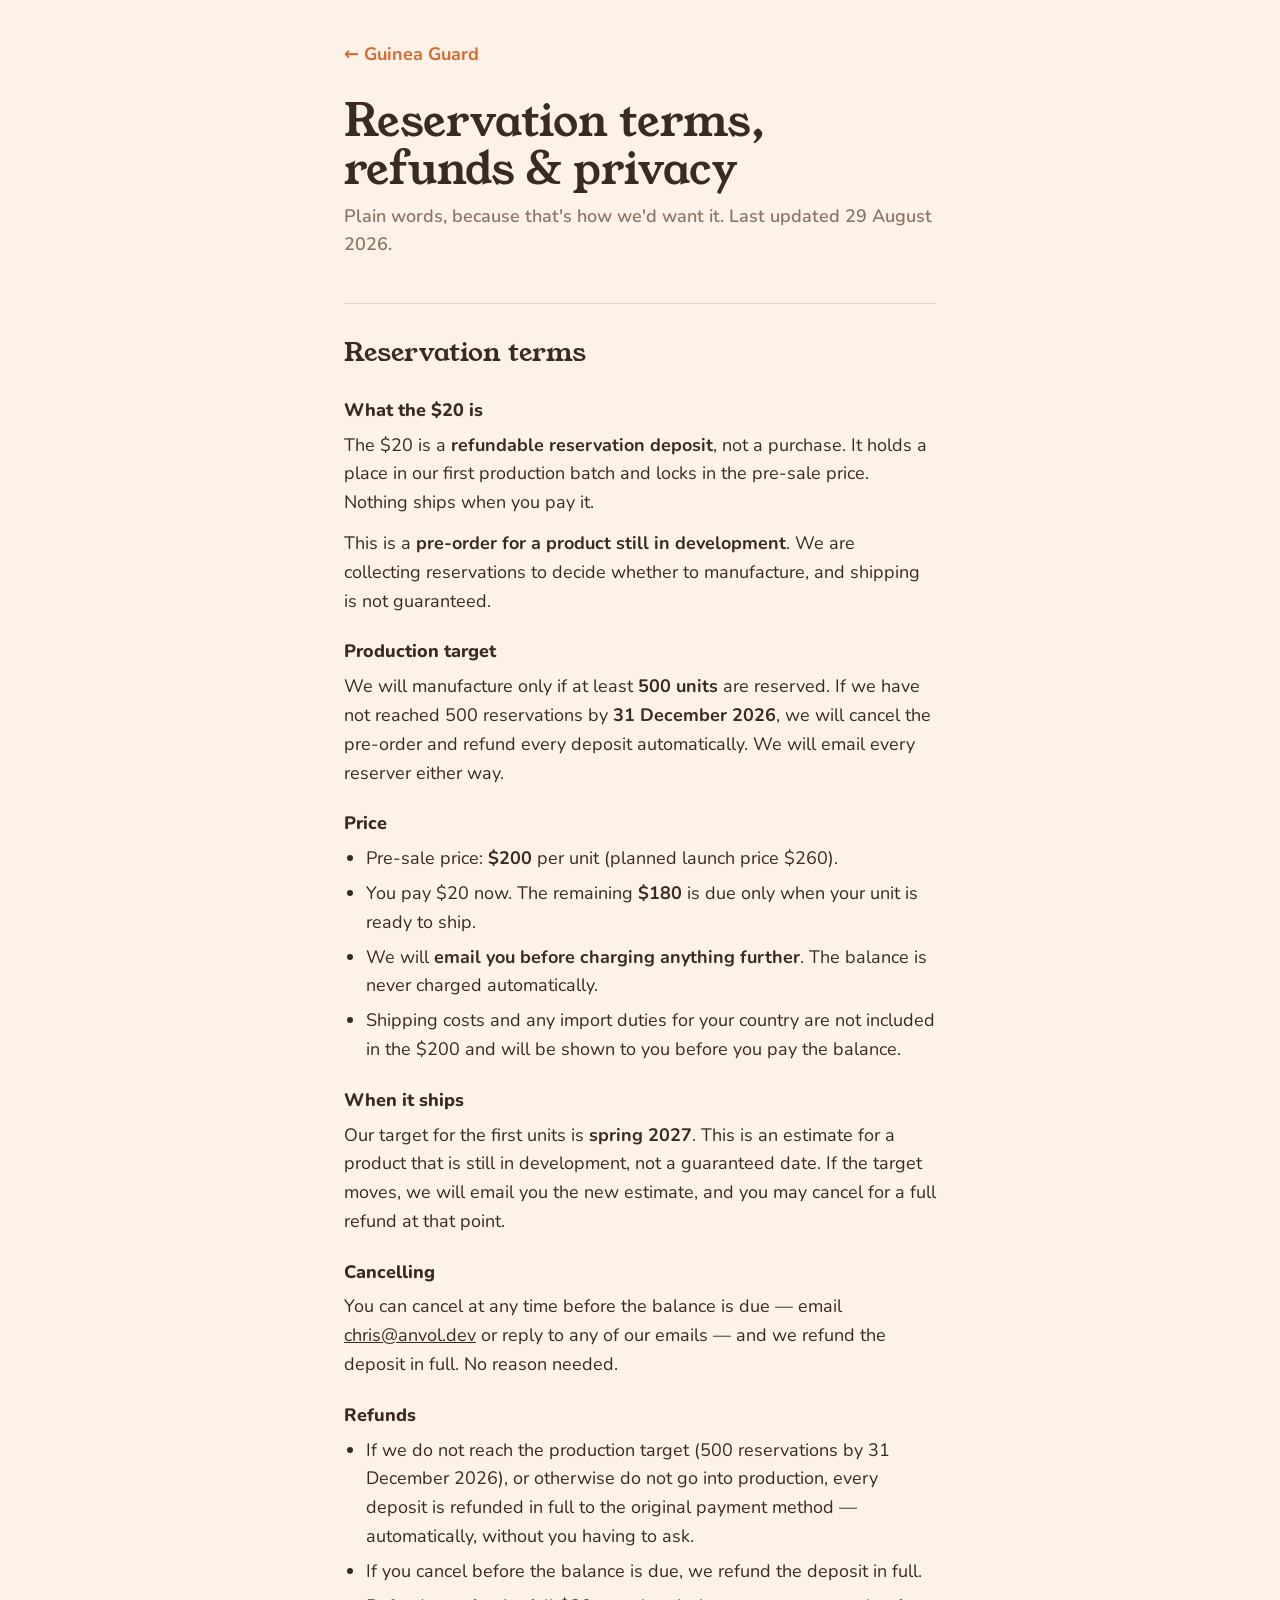
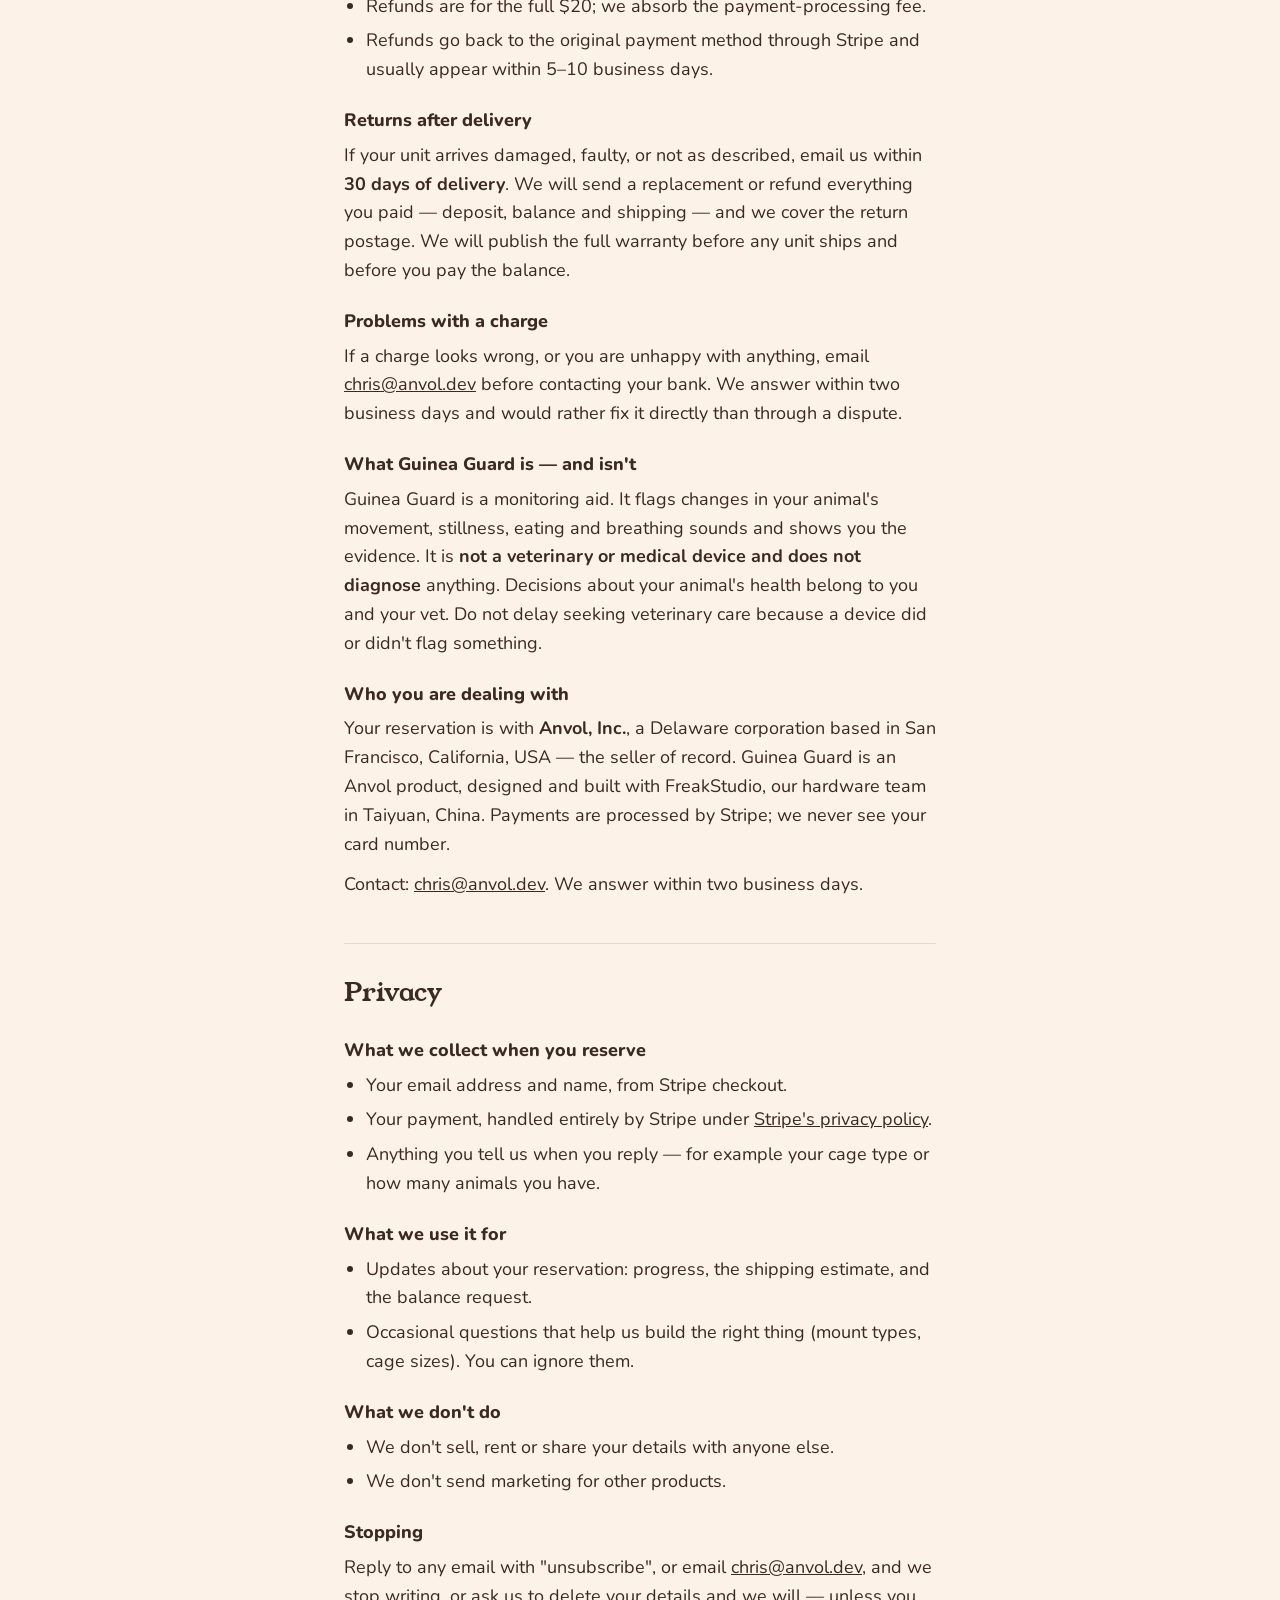
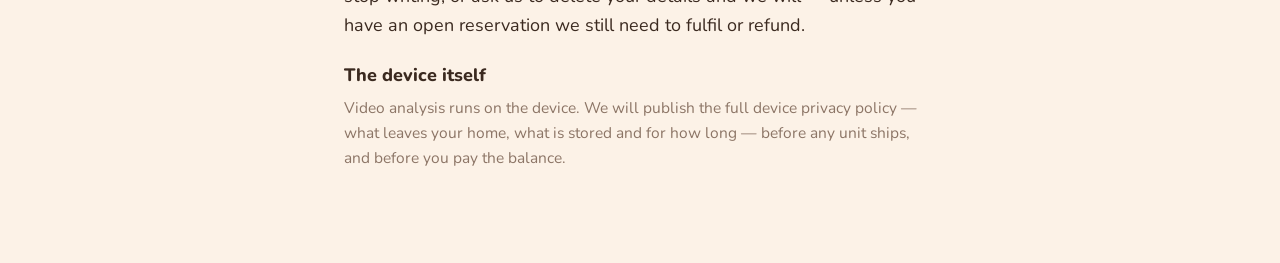
<file: presale/terms.html>
<!doctype html>
<html lang="en">
<head>
<meta charset="utf-8">
<title>Guinea Guard · Reservation terms</title>
<meta name="viewport" content="width=device-width, initial-scale=1">
<link rel="preconnect" href="https://fonts.googleapis.com">
<link rel="stylesheet" href="https://fonts.googleapis.com/css2?family=Young+Serif&family=Nunito:wght@400;600;700;800&display=swap">
<style>
  :root { --paper: #FCF2E7; --ink: #3B2A20; --muted: #8C7566; --rule: #EBD9C8; --ginger: #D9692D; }
  @media (prefers-color-scheme: dark) { :root { --paper: #1E1712; --ink: #F3E9DE; --muted: #B8A192; --rule: #3A2E26; --ginger: #E8813F; } }
  * { box-sizing: border-box; }
  body { margin: 0; background: var(--paper); color: var(--ink); font-family: "Nunito", "Segoe UI", system-ui, sans-serif; font-size: 18px; line-height: 1.6; -webkit-font-smoothing: antialiased; }
  .col { max-width: 680px; margin-inline: auto; padding: 40px clamp(20px, 5vw, 44px) 80px; }
  a { color: inherit; }
  .back { display: inline-block; font-weight: 700; text-decoration: none; color: var(--ginger); margin-bottom: 28px; }
  h1, h2 { font-family: "Young Serif", Georgia, serif; font-weight: 400; margin: 0; }
  h1 { font-size: clamp(32px, 4.5vw, 44px); line-height: 1.1; margin-bottom: 8px; }
  .sub { color: var(--muted); font-weight: 600; margin-bottom: 36px; }
  h2 { font-size: 26px; margin: 44px 0 14px; padding-top: 28px; border-top: 1px solid var(--rule); }
  h3 { font-size: 18px; font-weight: 800; margin: 22px 0 6px; }
  p { margin: 0 0 12px; }
  ul { margin: 0 0 12px; padding-left: 22px; }
  li { margin-bottom: 6px; }
  .note { color: var(--muted); font-size: 15.5px; }
</style>
</head>
<body>
<div class="col">
  <a class="back" href="index.html">← Guinea Guard</a>
  <h1>Reservation terms, refunds &amp; privacy</h1>
  <p class="sub">Plain words, because that's how we'd want it. Last updated 29 August 2026.</p>

  <h2 id="terms">Reservation terms</h2>

  <h3>What the $20 is</h3>
  <p>The $20 is a <strong>refundable reservation deposit</strong>, not a purchase. It holds a place in our first production batch and locks in the pre-sale price. Nothing ships when you pay it.</p>
  <p>This is a <strong>pre-order for a product still in development</strong>. We are collecting reservations to decide whether to manufacture, and shipping is not guaranteed.</p>

  <h3>Production target</h3>
  <p>We will manufacture only if at least <strong>500 units</strong> are reserved. If we have not reached 500 reservations by <strong>31 December 2026</strong>, we will cancel the pre-order and refund every deposit automatically. We will email every reserver either way.</p>

  <h3>Price</h3>
  <ul>
    <li>Pre-sale price: <strong>$200</strong> per unit (planned launch price $260).</li>
    <li>You pay $20 now. The remaining <strong>$180</strong> is due only when your unit is ready to ship.</li>
    <li>We will <strong>email you before charging anything further</strong>. The balance is never charged automatically.</li>
    <li>Shipping costs and any import duties for your country are not included in the $200 and will be shown to you before you pay the balance.</li>
  </ul>

  <h3>When it ships</h3>
  <p>Our target for the first units is <strong>spring 2027</strong>. This is an estimate for a product that is still in development, not a guaranteed date. If the target moves, we will email you the new estimate, and you may cancel for a full refund at that point.</p>

  <h3>Cancelling</h3>
  <p>You can cancel at any time before the balance is due — email <a href="mailto:chris@anvol.dev">chris@anvol.dev</a> or reply to any of our emails — and we refund the deposit in full. No reason needed.</p>

  <h3>Refunds</h3>
  <ul>
    <li>If we do not reach the production target (500 reservations by 31 December 2026), or otherwise do not go into production, every deposit is refunded in full to the original payment method — automatically, without you having to ask.</li>
    <li>If you cancel before the balance is due, we refund the deposit in full.</li>
    <li>Refunds are for the full $20; we absorb the payment-processing fee.</li>
    <li>Refunds go back to the original payment method through Stripe and usually appear within 5–10 business days.</li>
  </ul>

  <h3>Returns after delivery</h3>
  <p>If your unit arrives damaged, faulty, or not as described, email us within <strong>30 days of delivery</strong>. We will send a replacement or refund everything you paid — deposit, balance and shipping — and we cover the return postage. We will publish the full warranty before any unit ships and before you pay the balance.</p>

  <h3>Problems with a charge</h3>
  <p>If a charge looks wrong, or you are unhappy with anything, email <a href="mailto:chris@anvol.dev">chris@anvol.dev</a> before contacting your bank. We answer within two business days and would rather fix it directly than through a dispute.</p>

  <h3>What Guinea Guard is — and isn't</h3>
  <p>Guinea Guard is a monitoring aid. It flags changes in your animal's movement, stillness, eating and breathing sounds and shows you the evidence. It is <strong>not a veterinary or medical device and does not diagnose</strong> anything. Decisions about your animal's health belong to you and your vet. Do not delay seeking veterinary care because a device did or didn't flag something.</p>

  <h3>Who you are dealing with</h3>
  <p>Your reservation is with <strong>Anvol, Inc.</strong>, a Delaware corporation based in San Francisco, California, USA — the seller of record. Guinea Guard is an Anvol product, designed and built with FreakStudio, our hardware team in Taiyuan, China. Payments are processed by Stripe; we never see your card number.</p>
  <p>Contact: <a href="mailto:chris@anvol.dev">chris@anvol.dev</a>. We answer within two business days.</p>

  <h2 id="privacy">Privacy</h2>

  <h3>What we collect when you reserve</h3>
  <ul>
    <li>Your email address and name, from Stripe checkout.</li>
    <li>Your payment, handled entirely by Stripe under <a href="https://stripe.com/privacy" rel="noopener">Stripe's privacy policy</a>.</li>
    <li>Anything you tell us when you reply — for example your cage type or how many animals you have.</li>
  </ul>

  <h3>What we use it for</h3>
  <ul>
    <li>Updates about your reservation: progress, the shipping estimate, and the balance request.</li>
    <li>Occasional questions that help us build the right thing (mount types, cage sizes). You can ignore them.</li>
  </ul>

  <h3>What we don't do</h3>
  <ul>
    <li>We don't sell, rent or share your details with anyone else.</li>
    <li>We don't send marketing for other products.</li>
  </ul>

  <h3>Stopping</h3>
  <p>Reply to any email with "unsubscribe", or email <a href="mailto:chris@anvol.dev">chris@anvol.dev</a>, and we stop writing, or ask us to delete your details and we will — unless you have an open reservation we still need to fulfil or refund.</p>

  <h3>The device itself</h3>
  <p class="note">Video analysis runs on the device. We will publish the full device privacy policy — what leaves your home, what is stored and for how long — before any unit ships, and before you pay the balance.</p>
</div>
</body>
</html>
</file>
<file: presale/style.css>
:root {
  --paper: #FCF2E7;
  --card: #FFFFFF;
  --ink: #3B2A20;
  --muted: #8C7566;
  --rule: #EBD9C8;
  --ginger: #D9692D;
  --ginger-deep: #BF5620;
  --on-ginger: #2B1B12;
  --moss: #6E8B4E;
  --night: #241E36;
  --night-2: #2F2749;
  --night-ink: #F3EAE0;
  --night-muted: #A99EB8;
  --glow: #F2B85C;
  --mint: #9EDCC3;
  --coral: #FF8A65;
  --shadow: 0 24px 48px -28px rgba(59, 42, 32, 0.45), 0 2px 6px -2px rgba(59, 42, 32, 0.12);
  --display: "Young Serif", "Iowan Old Style", Georgia, serif;
  --body: "Nunito", "Segoe UI", system-ui, sans-serif;
  --hand: "Caveat", "Segoe Print", "Comic Sans MS", cursive;
  --mono: "DM Mono", Menlo, Consolas, monospace;
}
@media (prefers-color-scheme: dark) {
  :root:not([data-theme="light"]) {
    --paper: #1E1712; --card: #2A211B; --ink: #F3E9DE; --muted: #B8A192; --rule: #3A2E26;
    --ginger: #E8813F; --ginger-deep: #F0934F; --on-ginger: #1E1712; --moss: #9DB77A;
    --shadow: 0 24px 48px -28px rgba(0,0,0,0.8), 0 2px 6px -2px rgba(0,0,0,0.4);
  }
}
:root[data-theme="dark"] {
  --paper: #1E1712; --card: #2A211B; --ink: #F3E9DE; --muted: #B8A192; --rule: #3A2E26;
  --ginger: #E8813F; --ginger-deep: #F0934F; --on-ginger: #1E1712; --moss: #9DB77A;
  --shadow: 0 24px 48px -28px rgba(0,0,0,0.8), 0 2px 6px -2px rgba(0,0,0,0.4);
}

* { box-sizing: border-box; }
html { scroll-behavior: smooth; }
body { margin: 0; background: var(--paper); color: var(--ink); font-family: var(--body); font-size: 19px; line-height: 1.55; -webkit-font-smoothing: antialiased; }
img { max-width: 100%; height: auto; display: block; }
.wrap > *, .col > * { min-width: 0; }
@media (max-width: 600px) { .bd { display: none; } }
a { color: inherit; }
h1, h2, h3 { font-family: var(--display); font-weight: 400; margin: 0; text-wrap: balance; }
p { margin: 0; }
.wrap { max-width: 1040px; margin-inline: auto; padding-inline: clamp(20px, 5vw, 44px); }
.col { max-width: 680px; margin-inline: auto; padding-inline: clamp(20px, 5vw, 44px); }
.hand { font-family: var(--hand); font-weight: 600; font-size: 28px; line-height: 1.15; color: var(--ginger); }
.mono { font-family: var(--mono); font-variant-numeric: tabular-nums; }
:focus-visible { outline: 3px solid var(--ginger); outline-offset: 3px; border-radius: 4px; }

.btn {
  display: inline-flex; align-items: center; gap: 10px;
  background: var(--ginger); color: var(--on-ginger);
  font-family: var(--body); font-weight: 800; font-size: 18px;
  padding: 15px 26px; border-radius: 999px; text-decoration: none; border: 0; cursor: pointer;
  box-shadow: 0 10px 24px -14px rgba(217, 105, 45, 0.9);
  transition: background 160ms ease, transform 160ms ease;
}
.btn:hover { background: var(--ginger-deep); }
.btn:active { transform: translateY(1px); }
.btn.small { font-size: 15px; padding: 10px 18px; }
.btn .amt { font-family: var(--mono); font-weight: 500; opacity: 0.9; }

/* top bar */
.bar { position: sticky; top: 0; z-index: 20; background: color-mix(in srgb, var(--paper) 88%, transparent); backdrop-filter: blur(10px); }
.bar .wrap { display: flex; align-items: center; justify-content: space-between; height: 60px; }
.brand { display: flex; align-items: center; gap: 10px; font-family: var(--display); font-size: 21px; text-decoration: none; }
.brand svg { width: 24px; height: 24px; }
.bar .nav { display: flex; gap: clamp(16px, 2.5vw, 28px); }
.bar .nav a { font-size: 15px; font-weight: 700; color: var(--muted); text-decoration: none; }
.bar .nav a:hover { color: var(--ginger); }
@media (max-width: 760px) { .bar .nav { display: none; } }
#device, #night, #specs, #reserve, #faq { scroll-margin-top: 72px; }

/* hero */
.hero { padding: clamp(28px, 6vw, 72px) 0 clamp(40px, 7vw, 88px); }
.hero .wrap { display: grid; grid-template-columns: minmax(0, 1.05fr) minmax(0, 0.95fr); gap: clamp(28px, 5vw, 64px); align-items: center; }
@media (max-width: 860px) { .hero .wrap { grid-template-columns: minmax(0, 1fr); } .photo { margin-bottom: 20px; } }
.hero h1 { font-size: clamp(40px, 5.6vw, 66px); line-height: 1.06; letter-spacing: -0.01em; margin: 10px 0 20px; }
.hero .lede { font-size: clamp(19px, 1.5vw, 21px); max-width: 30em; color: var(--ink); }
.hero .cta { margin-top: 28px; display: flex; flex-direction: column; gap: 12px; align-items: flex-start; }
.cta-note { font-size: 14.5px; color: var(--muted); font-weight: 600; }
.photo { position: relative; }
.photo img { border-radius: 22px; box-shadow: var(--shadow); }
.photo .cap { position: absolute; left: 22px; bottom: -16px; background: var(--card); color: var(--ginger); padding: 6px 16px 8px; border-radius: 999px; box-shadow: var(--shadow); transform: rotate(-2deg); font-size: 26px; }
.photo .device-peek { position: absolute; right: -12px; top: -16px; width: 42%; border-radius: 14px; border: 5px solid var(--card); box-shadow: var(--shadow); transform: rotate(2.5deg); }

/* story */
.story-head { padding: clamp(24px, 5vw, 56px) 0 8px; }
.story-head h2 { font-size: clamp(32px, 4vw, 46px); }
.story-head p { margin-top: 10px; color: var(--muted); font-weight: 600; }
.scene { position: relative; padding: clamp(40px, 6vw, 72px) 0; }
.scene .col { position: relative; padding-left: calc(clamp(20px, 5vw, 44px) + 34px); }
.scene .col::before { content: ""; position: absolute; left: clamp(20px, 5vw, 44px); top: 0; bottom: 0; width: 2px; background: var(--rule); border-radius: 2px; }
.scene .col::after { content: ""; position: absolute; left: calc(clamp(20px, 5vw, 44px) - 5px); top: 6px; width: 12px; height: 12px; border-radius: 50%; background: var(--ginger); box-shadow: 0 0 0 4px var(--paper); }
.time { font-family: var(--body); font-weight: 800; font-size: 13px; letter-spacing: 0.12em; text-transform: uppercase; color: var(--ginger); margin-bottom: 18px; }
.line { font-size: clamp(22px, 2.4vw, 27px); line-height: 1.35; font-weight: 600; max-width: 20em; }
.note { margin-top: 12px; }
.scene img { border-radius: 20px; box-shadow: var(--shadow); }
.scene .pic { margin: 22px 0 6px; max-width: 560px; }
.scene .pic.sm { max-width: 460px; }

/* dusk / night / dawn */
.scene.dusk { background: linear-gradient(180deg, var(--paper) 0%, var(--paper) 22%, #5A4560 60%, var(--night) 100%); padding-bottom: clamp(56px, 8vw, 96px); }
.scene.dusk .col::before { background: linear-gradient(180deg, var(--rule), transparent); }
.scene.night { background: var(--night); color: var(--night-ink); }
.scene.night .col::before { background: rgba(255,255,255,0.10); }
.scene.night .col::after { background: var(--mint); box-shadow: 0 0 0 4px var(--night), 0 0 18px var(--mint); }
.scene.night .time { color: var(--mint); }
.scene.night .note { color: var(--glow); }
.scene.dawn { background: linear-gradient(180deg, var(--night) 0%, #4C3A56 30%, #C98B6A 62%, var(--paper) 100%); color: var(--night-ink); padding-top: clamp(56px, 8vw, 96px); }
.scene.dawn .col::before { background: linear-gradient(180deg, rgba(255,255,255,0.10), var(--rule)); }
.scene.dawn .col::after { background: var(--glow); box-shadow: 0 0 0 4px var(--night), 0 0 18px var(--glow); }
.scene.dawn .time { color: var(--glow); }
.scene.dawn .line { color: var(--ink); }
.scene.dawn .after { color: var(--ink); }

/* device view (3:12) */
.cam { position: relative; max-width: 560px; margin: 22px 0 6px; border-radius: 20px; overflow: hidden; background: #000; box-shadow: 0 30px 60px -30px rgba(0,0,0,0.9); }
.cam img { border-radius: 0; box-shadow: none; filter: brightness(0.5) saturate(0.55) sepia(0.25); }
.cam svg { position: absolute; inset: 0; width: 100%; height: 100%; }
.cam .ring { fill: none; stroke: var(--mint); stroke-width: 3; stroke-dasharray: 14 10; transform-box: fill-box; transform-origin: center; animation: breathe 3.2s ease-in-out infinite; }
@keyframes breathe { 0%, 100% { transform: scale(1); opacity: 0.85; } 50% { transform: scale(1.03); opacity: 1; } }
.chip { position: absolute; left: 14px; top: 14px; background: rgba(36,30,54,0.85); color: var(--night-ink); font-family: var(--mono); font-size: 12.5px; letter-spacing: 0.08em; padding: 7px 11px; border-radius: 8px; }
.chip b { color: var(--mint); font-weight: 500; }
.chip.flag b { color: var(--coral); }

/* audio card (3:40) */
.audio { max-width: 560px; margin: 22px 0 6px; background: var(--night-2); border-radius: 20px; padding: 18px 18px 14px; box-shadow: 0 30px 60px -30px rgba(0,0,0,0.9); }
.audio .h { display: flex; justify-content: space-between; font-family: var(--mono); font-size: 12.5px; letter-spacing: 0.08em; color: var(--night-muted); margin-bottom: 10px; }
.audio .h b { color: var(--coral); font-weight: 500; }
.audio svg { width: 100%; height: 90px; display: block; }
.audio .w { fill: none; stroke: var(--night-muted); stroke-width: 1.6; }
.audio .f { fill: none; stroke: var(--coral); stroke-width: 2.2; }
.audio .lab { font-family: var(--mono); font-size: 11px; fill: var(--coral); letter-spacing: 0.06em; }

/* notification (7:00) */
.toast { max-width: 460px; margin: 22px 0 6px; background: var(--card); color: var(--ink); border-radius: 18px; padding: 16px 18px 18px; box-shadow: var(--shadow); }
.toast .h { display: flex; align-items: center; gap: 10px; font-size: 13px; font-weight: 800; letter-spacing: 0.04em; text-transform: uppercase; color: var(--muted); margin-bottom: 10px; }
.toast .h svg { width: 22px; height: 22px; }
.toast .h span:last-child { margin-left: auto; font-weight: 600; letter-spacing: 0; text-transform: none; }
.toast p { font-size: 17.5px; line-height: 1.5; }
.toast p b { color: var(--ginger); font-weight: 800; }

/* founder */
.founder { padding: clamp(48px, 8vw, 96px) 0; }
.founder .wrap { display: grid; grid-template-columns: minmax(0, 1fr) minmax(0, 1fr); gap: clamp(28px, 5vw, 64px); align-items: center; }
@media (max-width: 860px) { .founder .wrap { grid-template-columns: minmax(0, 1fr); } }
.founder h2 { font-size: clamp(30px, 3.6vw, 42px); line-height: 1.15; }
.founder p { margin-top: 18px; font-size: 20px; max-width: 26em; }
.founder .sig { margin-top: 18px; font-size: 26px; }
.founder img { border-radius: 22px; box-shadow: var(--shadow); }

/* device */
.device { padding: clamp(48px, 8vw, 96px) 0; border-top: 1px solid var(--rule); }
.device .wrap { display: grid; grid-template-columns: minmax(0, 0.95fr) minmax(0, 1.05fr); gap: clamp(28px, 5vw, 64px); align-items: center; }
@media (max-width: 860px) { .device .wrap { grid-template-columns: minmax(0, 1fr); } }
.device h2 { font-size: clamp(30px, 3.6vw, 42px); }
.device ul { list-style: none; padding: 0; margin: 22px 0 0; display: grid; gap: 14px; font-size: 19px; max-width: 26em; }
.device li { padding-left: 26px; position: relative; }
.device li::before { content: ""; position: absolute; left: 0; top: 0.55em; width: 12px; height: 12px; border-radius: 50%; border: 2px dashed var(--ginger); }
.device .wip { margin-top: 18px; padding: 12px 14px; border-radius: 12px; background: color-mix(in srgb, var(--glow) 16%, var(--card)); font-size: 15.5px; font-weight: 700; line-height: 1.45; }
.device .proof { margin-top: 16px; font-size: 14.5px; font-weight: 600; color: var(--muted); }
.device img { border-radius: 22px; box-shadow: var(--shadow); }

/* real-photo strip under the device shot */
.shots { display: grid; grid-template-columns: repeat(3, 1fr); gap: 14px; margin-top: 16px; }
.shots figure { margin: 0; }
.shots img { width: 100%; aspect-ratio: 1 / 1; object-fit: cover; border-radius: 14px; box-shadow: var(--shadow); }
.shots figcaption { margin-top: 6px; text-align: center; font-family: var(--hand); font-weight: 600; font-size: 20px; color: var(--muted); }

/* test bench */
.lab { padding: clamp(48px, 8vw, 96px) 0; border-top: 1px solid var(--rule); }
.lab h2 { font-size: clamp(30px, 3.6vw, 42px); }
.lab p.big { margin-top: 16px; font-size: 20px; max-width: 34em; }
.screen { margin: 28px 0 0; }
.screen img { width: 100%; border-radius: 18px; box-shadow: 0 30px 60px -30px rgba(0,0,0,0.7); }
.screen figcaption { margin-top: 10px; font-family: var(--mono); font-size: 12.5px; letter-spacing: 0.08em; color: var(--muted); }
.specs { margin: 30px 0 0; display: grid; grid-template-columns: repeat(3, 1fr); gap: 20px clamp(20px, 3vw, 40px); }
@media (max-width: 860px) { .specs { grid-template-columns: 1fr 1fr; } }
@media (max-width: 560px) { .specs { grid-template-columns: 1fr; } }
.specs > div { border-top: 2px solid var(--rule); padding-top: 10px; }
.specs dt { font-family: var(--mono); font-size: 12.5px; letter-spacing: 0.1em; text-transform: uppercase; color: var(--ginger); }
.specs dd { margin: 6px 0 0; font-size: 16.5px; line-height: 1.5; }

/* reserve */
.reserve { padding: clamp(48px, 8vw, 96px) 0; border-top: 1px solid var(--rule); }
.reserve .wrap { display: grid; grid-template-columns: minmax(0, 1fr) minmax(280px, 420px); gap: clamp(28px, 5vw, 72px); align-items: center; }
@media (max-width: 860px) { .reserve .wrap { grid-template-columns: minmax(0, 1fr); } }
.reserve h2 { font-size: clamp(30px, 3.6vw, 42px); }
.reserve p.big { margin-top: 16px; font-size: 20px; max-width: 26em; }
.ticket { background: var(--card); border-radius: 22px; padding: 26px 26px 24px; box-shadow: var(--shadow); }
.ticket .h { font-family: var(--display); font-size: 24px; margin-bottom: 14px; }
.row { display: flex; justify-content: space-between; align-items: baseline; gap: 12px; padding: 9px 0; border-bottom: 1px dashed var(--rule); font-weight: 600; font-size: 16.5px; }
.row .amt { font-family: var(--mono); font-size: 18px; }
.row.total { border-bottom: 0; font-weight: 800; font-size: 18px; padding-top: 12px; }
.row.total .amt { font-size: 24px; color: var(--ginger); }
.row.total .was { font-family: var(--mono); font-size: 14px; color: var(--muted); text-decoration: line-through; margin-left: 8px; }
.ticket .promise { margin: 12px 0 18px; padding: 12px 14px; border-radius: 12px; background: color-mix(in srgb, var(--moss) 14%, var(--card)); color: var(--ink); font-size: 15.5px; font-weight: 700; line-height: 1.45; }
.ticket .btn { width: 100%; justify-content: center; }
.ticket .fine { margin-top: 12px; font-size: 13px; color: var(--muted); font-weight: 600; line-height: 1.5; }

/* faq */
.faq { padding: clamp(40px, 6vw, 72px) 0 clamp(48px, 8vw, 96px); border-top: 1px solid var(--rule); }
.faq h2 { font-size: clamp(26px, 3vw, 34px); margin-bottom: 22px; }
.faq dl { margin: 0; display: grid; grid-template-columns: 1fr 1fr; gap: 22px clamp(24px, 4vw, 56px); }
@media (max-width: 760px) { .faq dl { grid-template-columns: 1fr; } }
.faq dt { font-weight: 800; margin-bottom: 4px; }
.faq dd { margin: 0; font-size: 17px; color: var(--ink); opacity: 0.85; }

footer { padding: 24px 0 44px; font-size: 13.5px; font-weight: 600; color: var(--muted); }
footer .wrap { display: flex; flex-wrap: wrap; justify-content: space-between; gap: 12px 24px; }
footer a { text-decoration: none; }
footer a:hover { text-decoration: underline; }

/* thank-you banner */
.thanks { background: var(--card); border-bottom: 1px solid var(--rule); padding: 22px 0; }
.thanks p { max-width: 62ch; font-size: 17.5px; }

/* reveal */
.js .rv { opacity: 0; transform: translateY(14px); transition: opacity 450ms ease, transform 450ms ease; }
.js .rv.in { opacity: 1; transform: none; }
@media (prefers-reduced-motion: reduce) {
  html { scroll-behavior: auto; }
  .js .rv { opacity: 1; transform: none; transition: none; }
  .cam .ring { animation: none; }
  .btn { transition: none; }
}
</file>
